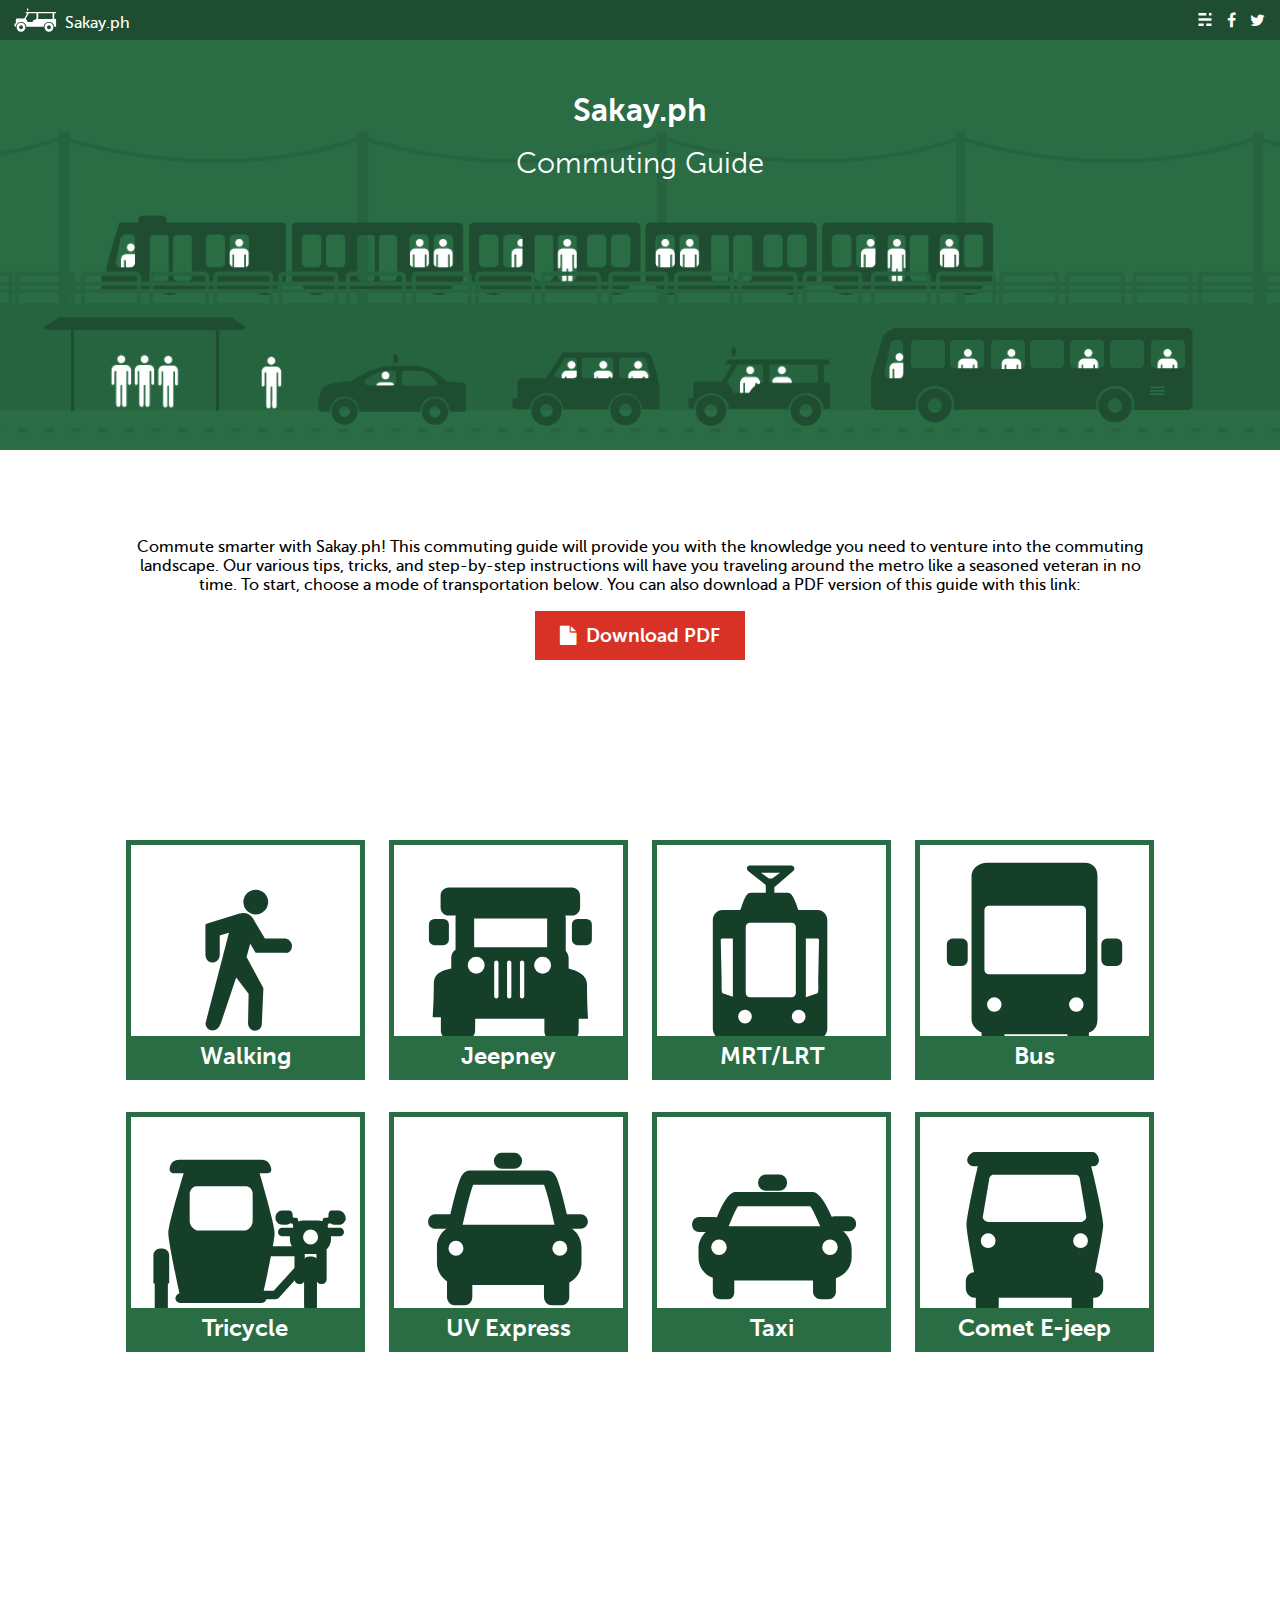
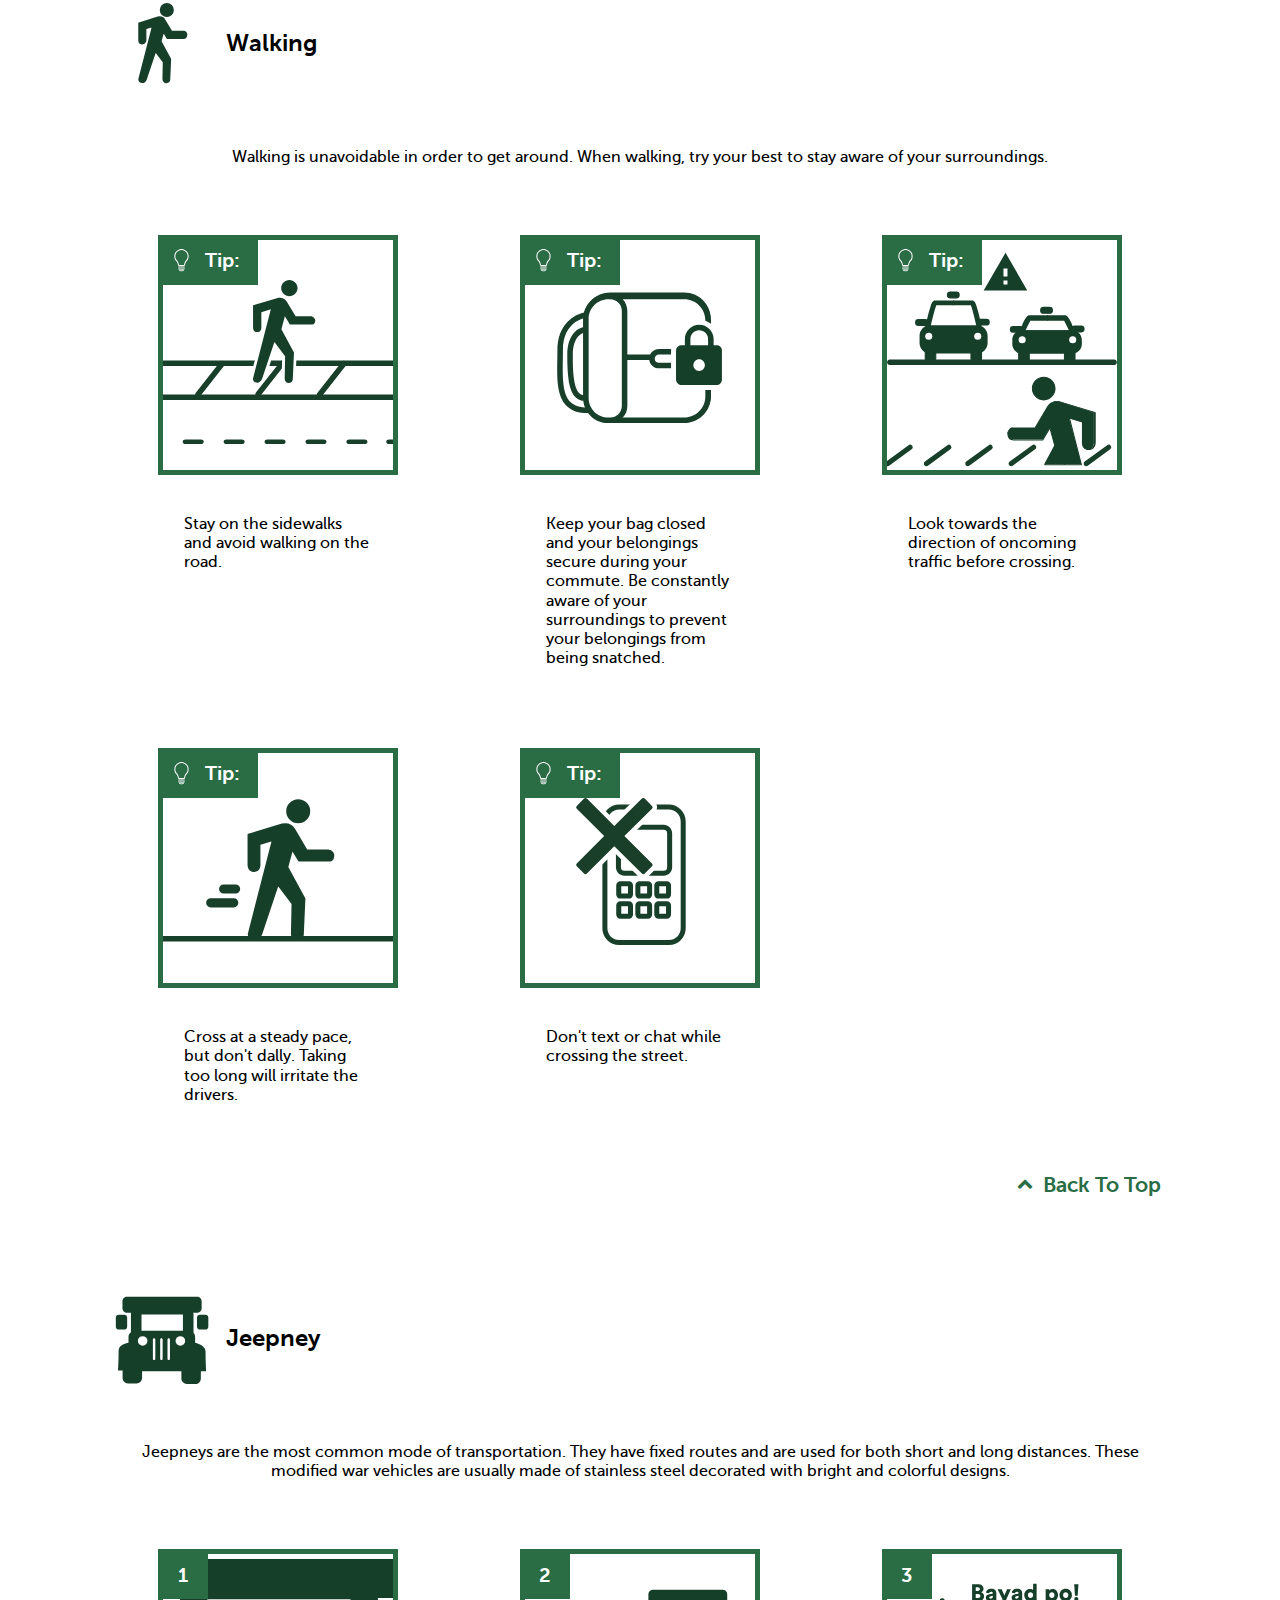
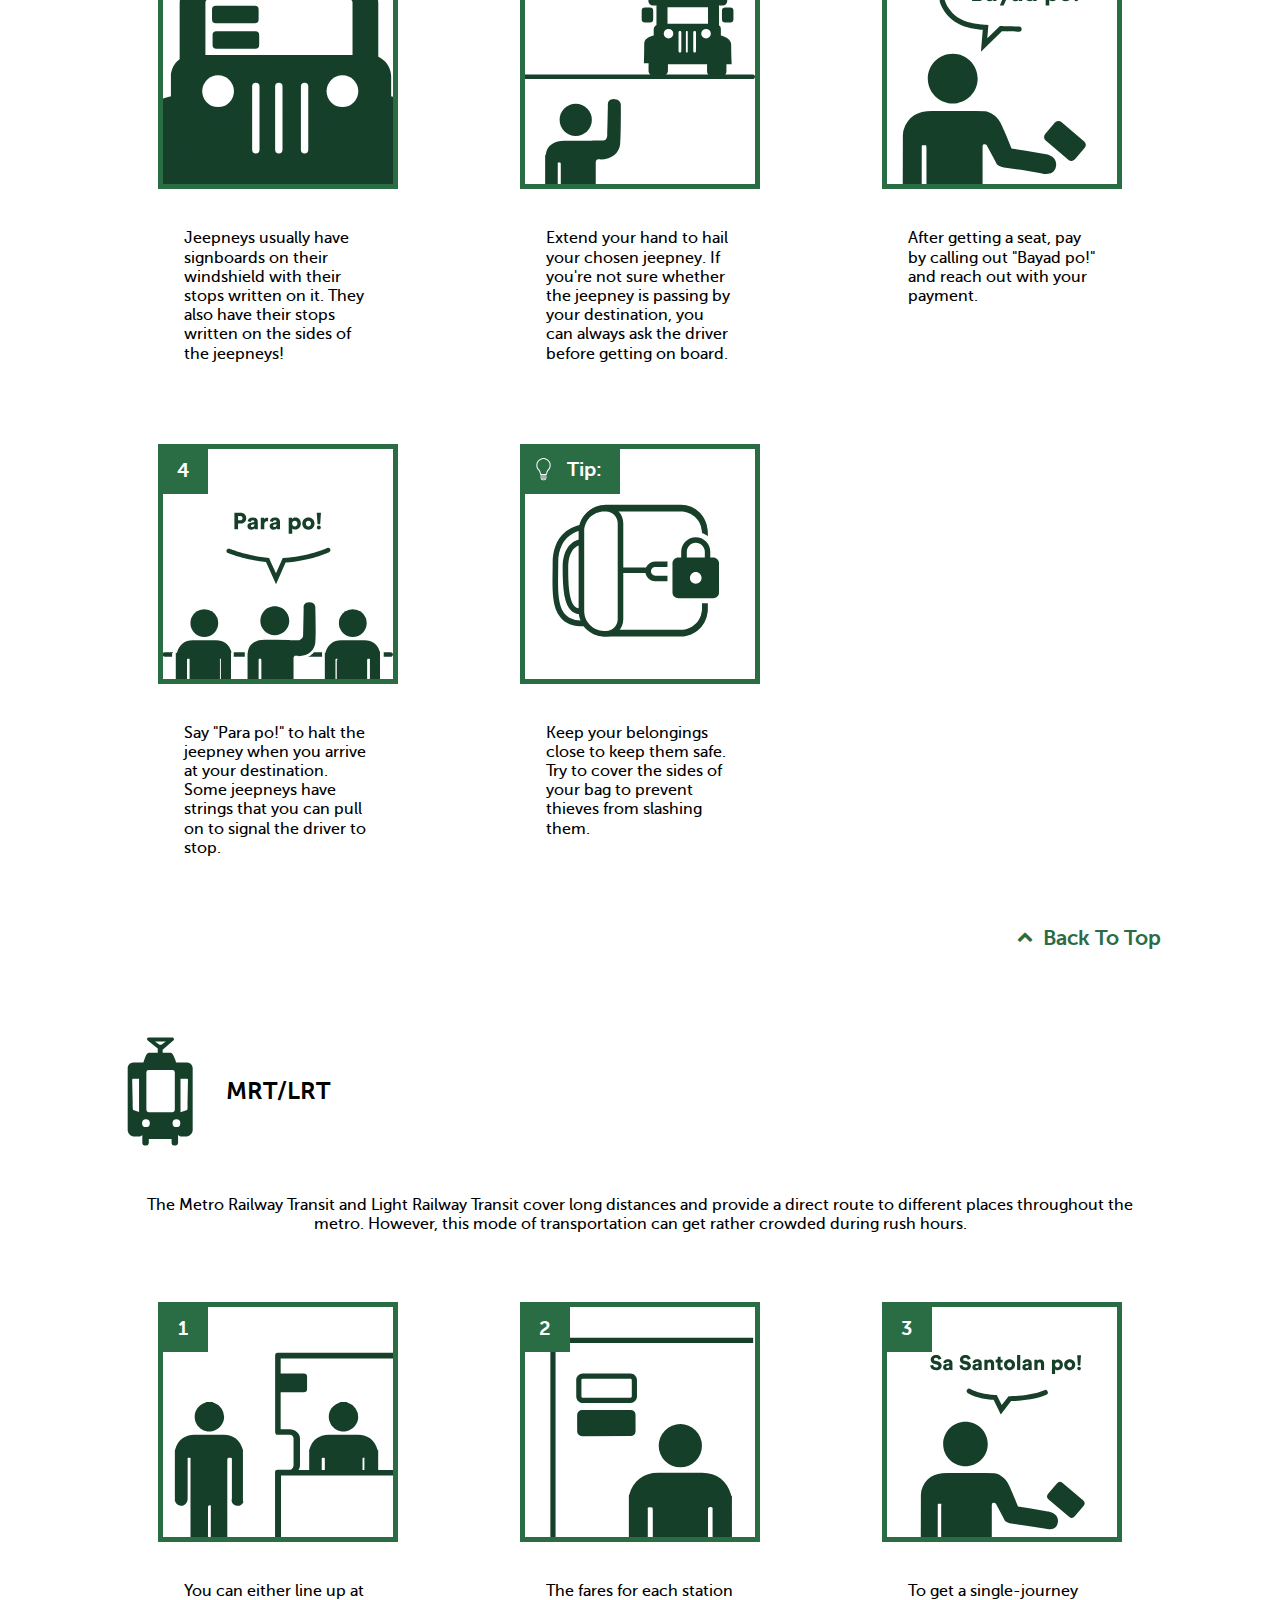
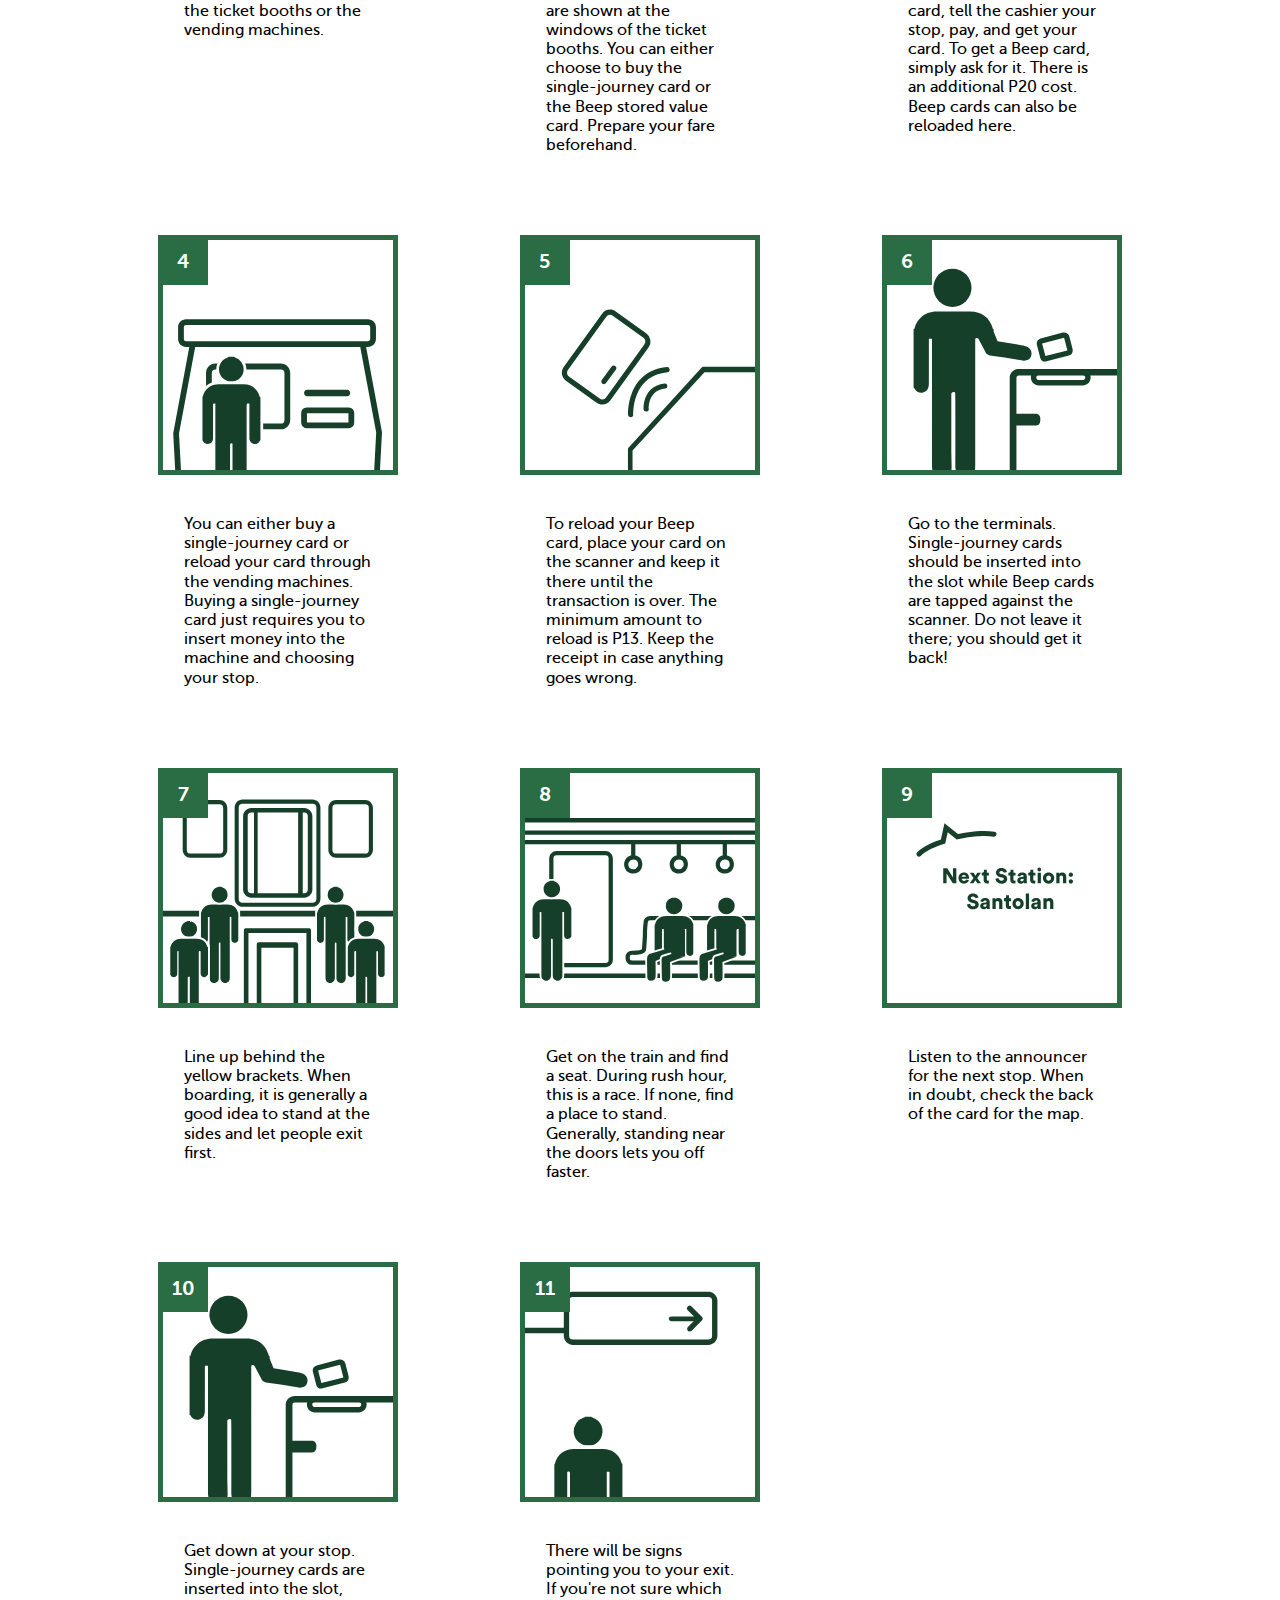
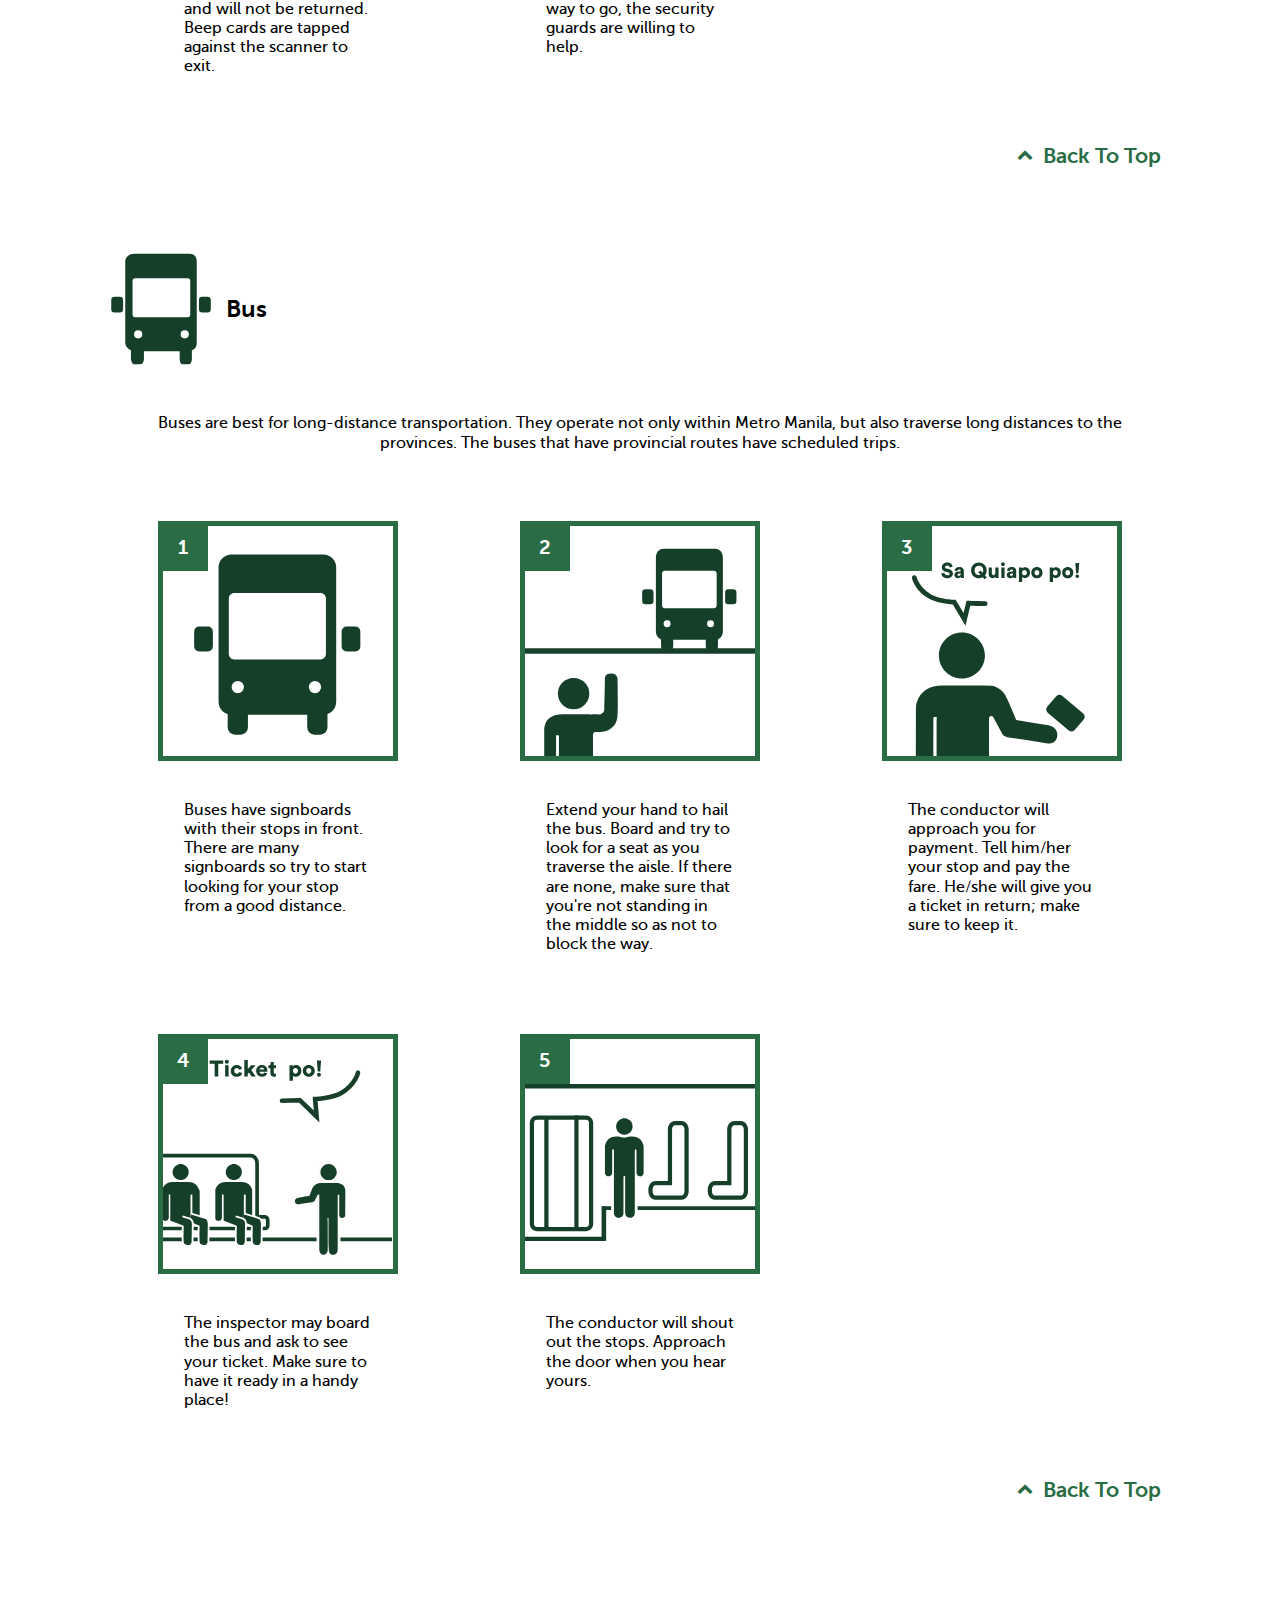
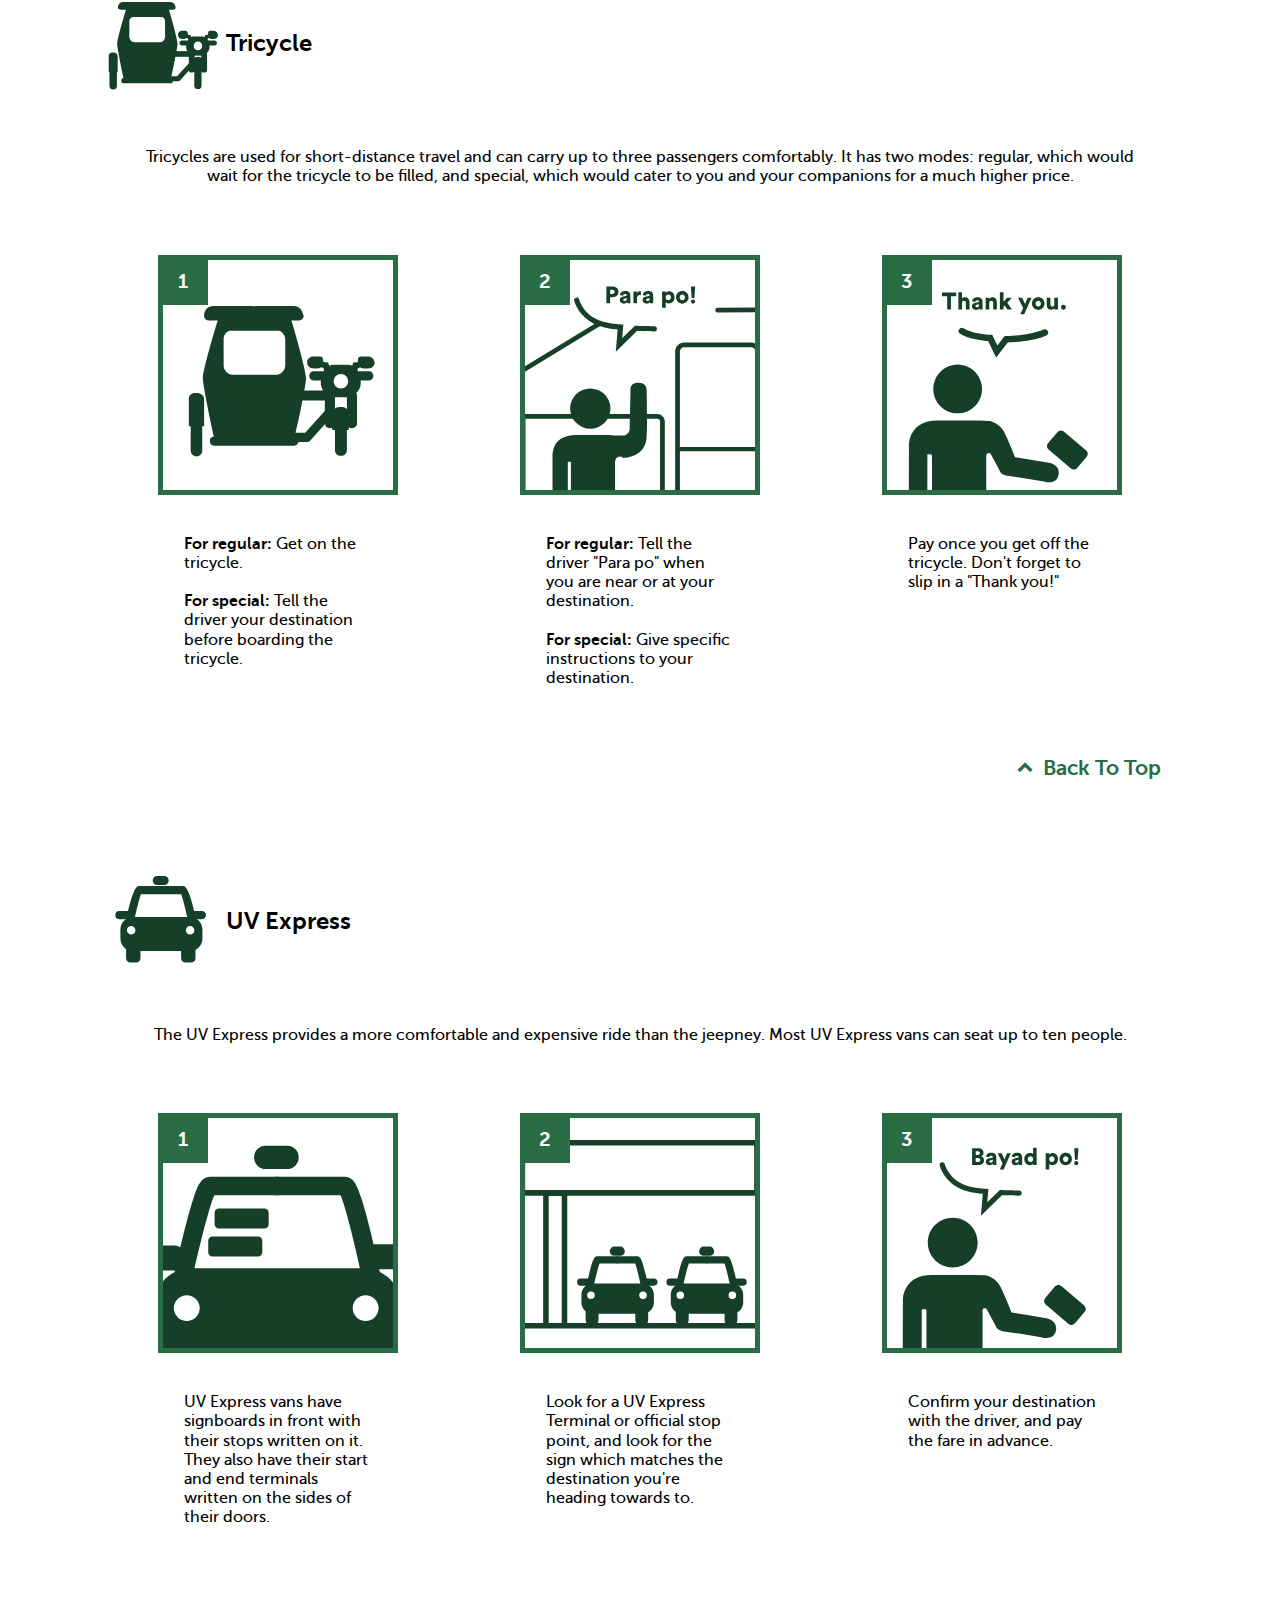
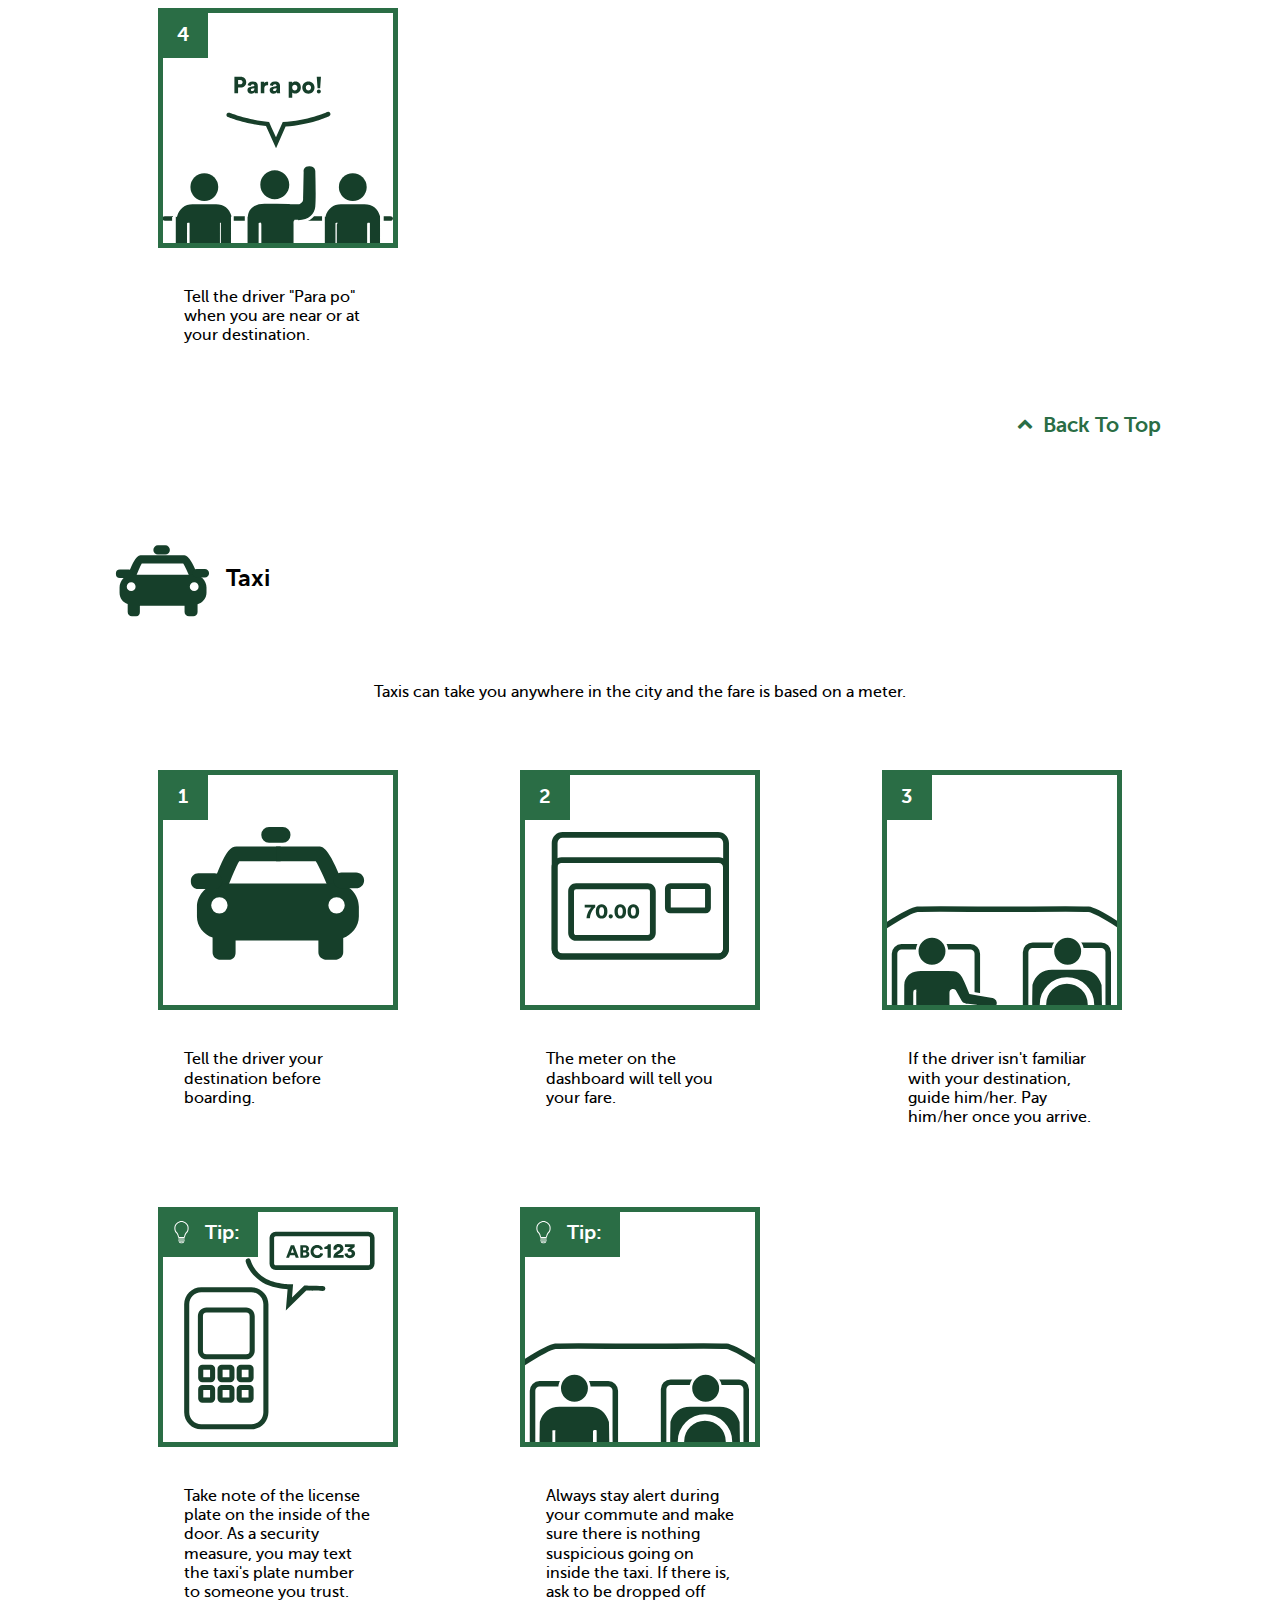
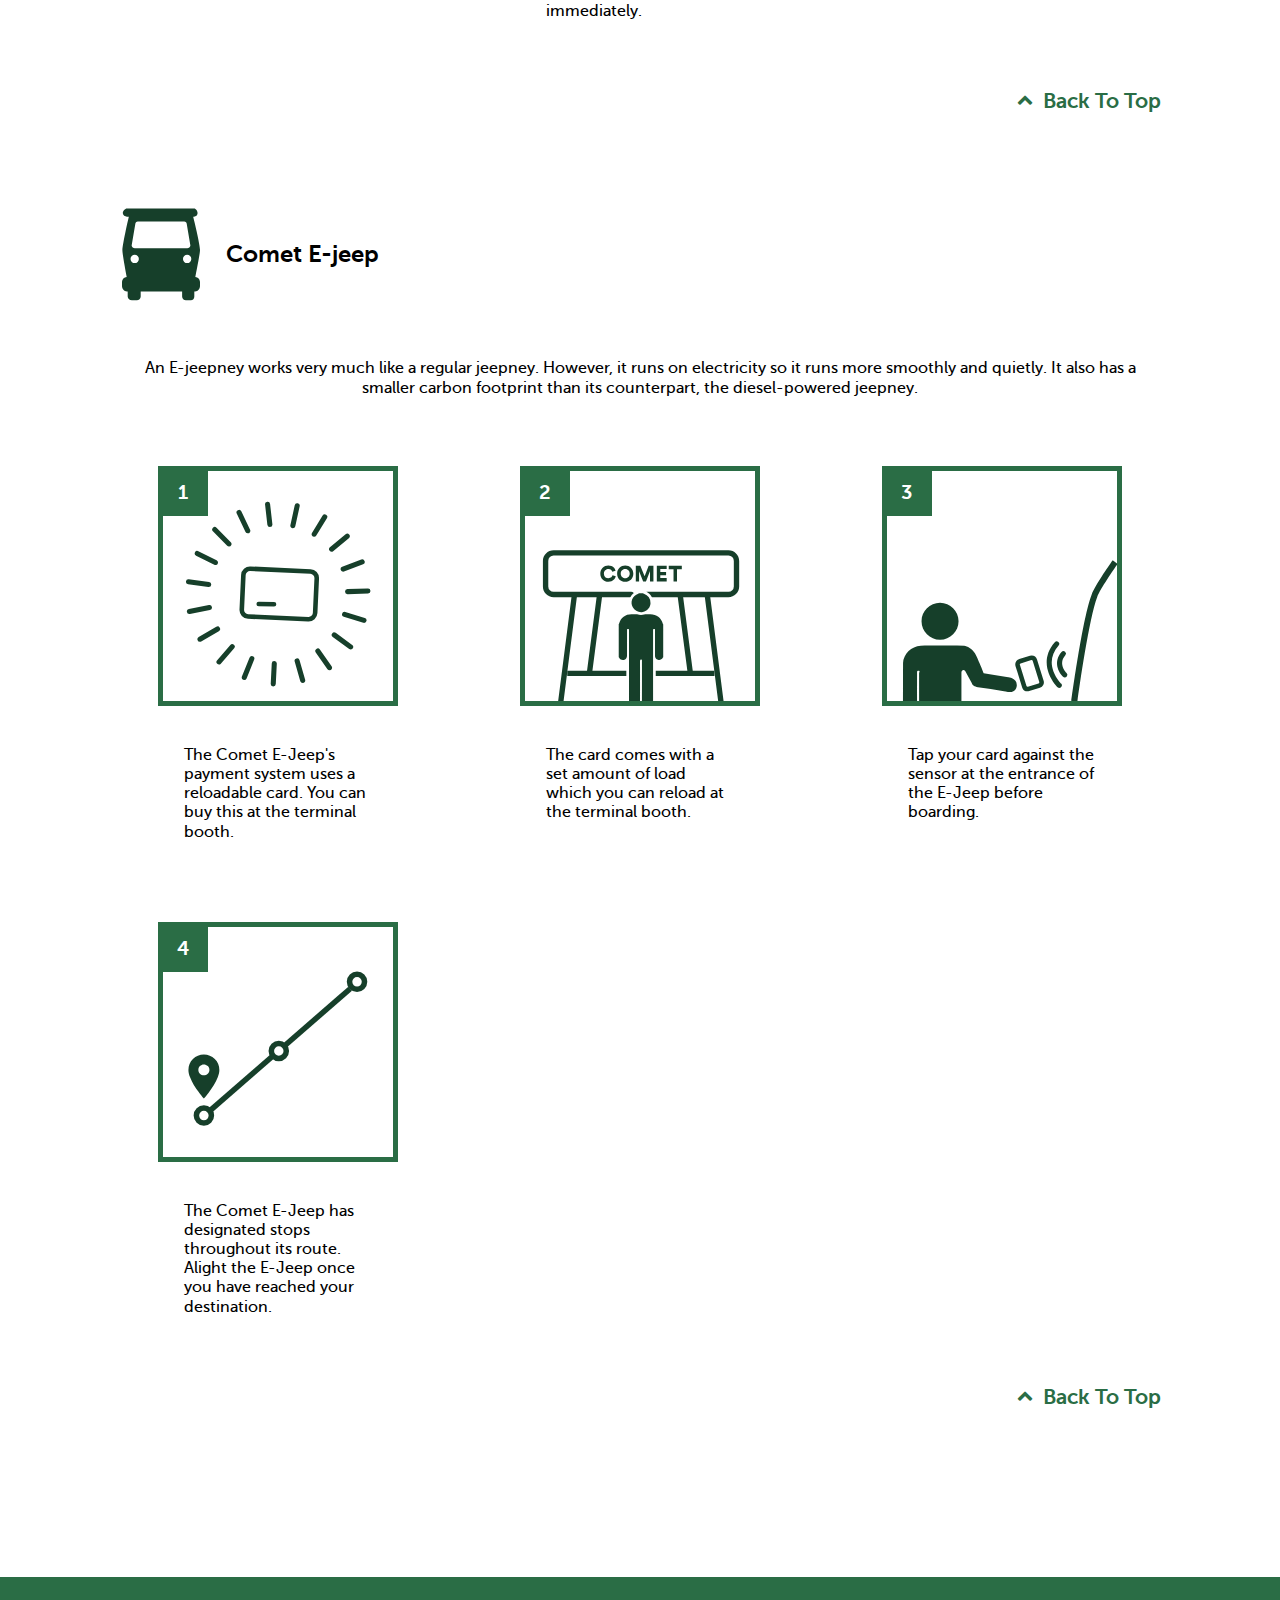
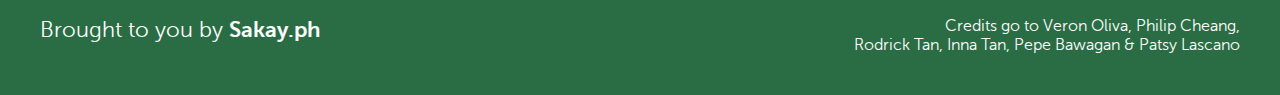
<file: index.html>
<!DOCTYPE html>
<html>
<head>
	<title>Sakay Commute Guide</title>
	<meta name="viewport" content="width=device-width" />
  	<link href="stylesheets/screen.css" media="screen, projection" rel="stylesheet" type="text/css" />
  	<link href="stylesheets/print.css" media="print" rel="stylesheet" type="text/css" />
  	<!--[if IE]>
      <link href="stylesheets/ie.css" media="screen, projection" rel="stylesheet" type="text/css" />
  	<![endif]-->
  	<link href="fonts/stylesheet.css" rel="stylesheet" type="text/css" />
  	<link rel="stylesheet" href="https://maxcdn.bootstrapcdn.com/font-awesome/4.4.0/css/font-awesome.min.css">
</head>
<body>
	<header>
<!-- 			<div class="button-container"><i class="fa fa-file"></i><h3>Download PDF</h3>
			</div> -->
		<div class="nav-bar">
			<a href="http://sakay.ph/" class="home-button" >
				<img src="illustrations/sakay-jeep.svg" />
				<span>Sakay.ph</span>
			</a>
			<div class="social-media">
				<a href="http://blog.sakay.ph/"><img src="illustrations/Ghost-Logo.svg" /></a>
				<a href="https://www.facebook.com/sakaydotph/"><i class="fa fa-facebook"></i></a>
				<a href="https://twitter.com/sakayph"><i class="fa fa-twitter"></i></a>
			</div>
		</div>
		<div class="text-header">
			<h1>Sakay.ph</h1>
			<h2>Commuting Guide</h2>
		</div>
	</header>
	<div id="menu" class="container">
		<div class="text-main">
			<p> Commute smarter with Sakay.ph! This commuting guide will provide you with the knowledge you need to venture into the commuting landscape. Our various tips, tricks, and step-by-step instructions will have you traveling around the metro like a seasoned veteran in no time. To start, choose a mode of transportation below. You can also download a PDF version of this guide with this link:</p>
			<a href="commuting-guide.pdf" id="download-pdf"><i class="fa fa-file"></i>Download PDF</a>
			</p>
			<!-- <a href="#" id="get-started">Get Started</a> -->
		</div>
		<div class="box-container">
			<a class="box" href="#walking">
				<img src="new-illustrations/walking.svg"/>
				<h3>Walking</h3>
			</a>
			<a class="box" href="#jeepney">
				<img src="new-illustrations/jeepney.svg"/>
				<h3>Jeepney</h3>
			</a>
			<a class="box" href="#mrt-lrt">
				<img src="new-illustrations/mrt_lrt.svg"/>
				<h3>MRT/LRT</h3>
			</a>
			<a class="box" href="#bus">
				<img src="new-illustrations/bus.svg"/>
				<h3>Bus</h3>
			</a>
			<a class="box" href="#tricycle">
				<img src="new-illustrations/tricycle.svg"/>
				<h3>Tricycle</h3>
			</a>
			<a class="box" href="#UVExpress">
				<img src="new-illustrations/uv.svg"/>
				<h3>UV Express</h3>
			</a>
			<a class="box" href="#taxi">
				<img src="new-illustrations/taxi.svg"/>
				<h3>Taxi</h3>
			</a>
			<a class="box" href="#comet">
				<img src="new-illustrations/comet.svg"/>
				<h3>Comet E-jeep</h3>
			</a>
		</div>
		<div class="section" id="walking">
			<div class="row-header">
				<div class="header">
					<img src="new-illustrations/walking.svg"/>
					<h3>Walking</h3>
				</div>
				<p>Walking is unavoidable in order to get around. When walking, try your best to stay aware of your surroundings.</p>
			</div>
			<div class="column-container">
				<div class="column">
					<div class="box tip">
						<img src="new-illustrations/walking1.svg"/>
					</div>
					<p>Stay on the sidewalks and avoid walking on the road.</p>
				</div>
				<div class="column">
					<div class="box tip">
						<img src="new-illustrations/walking2.svg"/>
					</div>
					<p>Keep your bag closed and your belongings secure during your commute. Be constantly aware of your surroundings to prevent your belongings from being snatched.</p>
				</div>
				<div class="column">
					<div class="box tip">
						<img src="new-illustrations/walking3.svg"/>
					</div>
					<p>Look towards the direction of oncoming traffic before crossing.</p>
				</div>
				<div class="column">
					<div class="box tip">
						<img src="new-illustrations/walking4.svg"/>
					</div>
					<p>Cross at a steady pace, but don't dally. Taking too long will irritate the drivers.</p>
				</div>
				<div class="column">
					<div class="box tip">
						<img src="new-illustrations/walking5.svg"/>
					</div>
					<p>Don't text or chat while crossing the street.</p>
				</div>
			</div>
			<div class="section-footer">
			<a href="#menu">
				<i class="fa fa-chevron-up"></i><h3>Back To Top</h3>
			</a>
			</div>
		</div>
		<div class="section" id="jeepney">
			<div class="row-header">
				<div class="header">
					<img src="new-illustrations/jeepney.svg"/>
					<h3>Jeepney</h3>
				</div>
				<p>Jeepneys are the most common mode of transportation. They have fixed routes and are used for both short and long distances. These modified war vehicles are usually made of stainless steel decorated with bright and colorful designs.</p>
			</div>
			<div class="column-container">
				<div class="column">
					<div class="box number">
						<img src="new-illustrations/jeepney1.svg"/>
					</div>
					<p>Jeepneys usually have signboards on their windshield with their stops written on it. They also have their stops written on the sides of the jeepneys!</p>
				</div>
				<div class="column">
					<div class="box number">
						<img src="new-illustrations/jeepney2.svg"/>
					</div>
					<p>Extend your hand to hail your chosen jeepney. If you're not sure whether the jeepney is passing by your destination, you can always ask the driver before getting on board.</p>
				</div>
				<div class="column">
					<div class="box number">
						<img src="new-illustrations/jeepney3.svg"/>
					</div>
					<p>After getting a seat, pay by calling out "Bayad po!" and reach out with your payment.</p>
				</div>
				<div class="column">
					<div class="box number">
						<img src="new-illustrations/jeepney4.svg"/>
					</div>
					<p>Say "Para po!" to halt the jeepney when you arrive at your destination. Some jeepneys have strings that you can pull on to signal the driver to stop.</p>
				</div>
				<div class="column">
					<div class="box tip">
						<img src="new-illustrations/jeepney5.svg"/>
					</div>
					<p>Keep your belongings close to keep them safe. Try to cover the sides of your bag to prevent thieves from slashing them.</p>
				</div>
			</div>
			<div class="section-footer">
			<a href="#menu">
				<i class="fa fa-chevron-up"></i><h3>Back To Top</h3>
			</a>
			</div>
		</div>
		<div class="section" id="mrt-lrt">
			<div class="row-header">
				<div class="header">
					<img src="new-illustrations/mrt_lrt.svg"/>
					<h3>MRT/LRT</h3>
				</div>
				<p>The Metro Railway Transit and Light Railway Transit cover long distances and provide a direct route to different places throughout the metro. However, this mode of transportation can get rather crowded during rush hours.</p>
			</div>
			<div class="column-container">
				<div class="column">
					<div class="box number">
						<img src="new-illustrations/mrt_lrt1.svg"/>
					</div>
					<p>You can either line up at the ticket booths or the vending machines.</p>
				</div>
				<div class="column">
					<div class="box number">
						<img src="new-illustrations/mrt_lrt2.svg"/>
					</div>
					<p>The fares for each station are shown at the windows of the ticket booths. You can either choose to buy the single-journey card or the Beep stored value card. Prepare your fare beforehand.</p>
				</div>
				<div class="column">
					<div class="box number">
						<img src="new-illustrations/mrt_lrt3.svg"/>
					</div>
					<p>To get a single-journey card, tell the cashier your stop, pay, and get your card. To get a Beep card, simply ask for it. There is an additional P20 cost. Beep cards can also be reloaded here.</p>
				</div>
				<div class="column">
					<div class="box number">
						<img src="new-illustrations/mrt_lrt4.svg"/>
					</div>
					<p>You can either buy a single-journey card or reload your card through the vending machines. Buying a single-journey card just requires you to insert money into the machine and choosing your stop.</p>
				</div>
				<div class="column">
					<div class="box number">
						<img src="new-illustrations/mrt_lrt5.svg"/>
					</div>
					<p>To reload your Beep card, place your card on the scanner and keep it there until the transaction is over. The minimum amount to reload is P13. Keep the receipt in case anything goes wrong.</p>
				</div>
				<div class="column">
					<div class="box number">
						<img src="new-illustrations/mrt_lrt6.svg"/>
					</div>
					<p>Go to the terminals. Single-journey cards should be inserted into the slot while Beep cards are tapped against the scanner. Do not leave it there; you should get it back!</p>
				</div>
				<div class="column">
					<div class="box number">
						<img src="new-illustrations/mrt_lrt7.svg"/>
					</div>
					<p>Line up behind the yellow brackets. When boarding, it is generally a good idea to stand at the sides and let people exit first.</p>
				</div>
				<div class="column">
					<div class="box number">
						<img src="new-illustrations/mrt_lrt8.svg"/>
					</div>
					<p>Get on the train and find a seat. During rush hour, this is a race. If none, find a place to stand. Generally, standing near the doors lets you off faster.</p>
				</div>
				<div class="column">
					<div class="box number">
						<img src="new-illustrations/mrt_lrt9.svg"/>
					</div>
					<p>Listen to the announcer for the next stop. When in doubt, check the back of the card for the map.</p>
				</div>
				<div class="column">
					<div class="box number">
						<img src="new-illustrations/mrt_lrt10.svg"/>
					</div>
					<p>Get down at your stop. Single-journey cards are inserted into the slot, and will not be returned. Beep cards are tapped against the scanner to exit.</p>
				</div>
				<div class="column">
					<div class="box number">
						<img src="new-illustrations/mrt_lrt11.svg"/>
					</div>
					<p>There will be signs pointing you to your exit. If you're not sure which way to go, the security guards are willing to help.</p>
				</div>
			</div>
			<div class="section-footer">
			<a href="#menu">
				<i class="fa fa-chevron-up"></i><h3>Back To Top</h3>
			</a>
			</div>
		</div>
		<div class="section" id="bus">
			<div class="row-header">
				<div class="header">
					<img src="new-illustrations/bus.svg"/>
					<h3>Bus</h3>
				</div>
				<p>Buses are best for long-distance transportation. They operate not only within Metro Manila, but also traverse long distances to the provinces. The buses that have provincial routes have scheduled trips. </p>
			</div>
			<div class="column-container">
				<div class="column">
					<div class="box number">
						<img src="new-illustrations/bus1.svg"/>
					</div>
					<p>Buses have signboards with their stops in front. There are many signboards so try to start looking for your stop from a good distance.</p>
				</div>
				<div class="column">
					<div class="box number">
						<img src="new-illustrations/bus2.svg"/>
					</div>
					<p>Extend your hand to hail the bus. Board and try to look for a seat as you traverse the aisle. If there are none, make sure that you're not standing in the middle so as not to block the way.</p>
				</div>
				<div class="column">
					<div class="box number">
						<img src="new-illustrations/bus3.svg"/>
					</div>
					<p>The conductor will approach you for payment. Tell him/her your stop and pay the fare. He/she will give you a ticket in return; make sure to keep it.</p>
				</div>
				<div class="column">
					<div class="box number">
						<img src="new-illustrations/bus4.svg"/>
					</div>
					<p>The inspector may board the bus and ask to see your ticket. Make sure to have it ready in a handy place!</p>
				</div>
				<div class="column">
					<div class="box number">
						<img src="new-illustrations/bus5.svg"/>
					</div>
					<p>The conductor will shout out the stops. Approach the door when you hear yours.</p>
				</div>
			</div>
			<div class="section-footer">
			<a href="#menu">
				<i class="fa fa-chevron-up"></i><h3>Back To Top</h3>
			</a>
			</div>
		</div>
		<div class="section" id="tricycle">
			<div class="row-header">
				<div class="header">
					<img src="new-illustrations/tricycle.svg"/>
					<h3>Tricycle</h3>
				</div>
				<p>Tricycles are used for short-distance travel and can carry up to three passengers comfortably. It has two modes: regular, which would wait for the tricycle to be filled, and special, which would cater to you and your companions for a much higher price.</p>
			</div>
			<div class="column-container">
				<div class="column">
					<div class="box number">
						<img src="new-illustrations/tricycle1.svg"/>
					</div>
					<p><span style="font-weight: 700;">For regular:</span> Get on the tricycle.<br><br><span style="font-weight: 700;">For special:</span> Tell the driver your destination before boarding the tricycle.</p>
				</div>
				<div class="column">
					<div class="box number">
						<img src="new-illustrations/tricycle2.svg"/>
					</div>
					<p><span style="font-weight: 700;">For regular:</span> Tell the driver "Para po" when you are near or at your destination.<br><br><span style="font-weight: 700;">For special:</span> Give specific instructions to your destination.</p>
				</div>
				<div class="column">
					<div class="box number">
						<img src="new-illustrations/tricycle3.svg"/>
					</div>
					<p>Pay once you get off the tricycle. Don't forget to slip in a "Thank you!"</p>
				</div>
			</div>
			<div class="section-footer">
			<a href="#menu">
				<i class="fa fa-chevron-up"></i><h3>Back To Top</h3>
			</a>
			</div>
		</div>
		<div class="section"id="UVExpress">
			<div class="row-header">
				<div class="header">
					<img src="new-illustrations/uv.svg"/>
					<h3>UV Express</h3>
				</div>
				<p>The UV Express provides a more comfortable and expensive ride than the jeepney. Most UV Express vans can seat up to ten people.</p>
			</div>
			<div class="column-container">
				<div class="column">
					<div class="box number">
						<img src="new-illustrations/uv1.svg"/>
					</div>
					<p>UV Express vans have signboards in front with their stops written on it. They also have their start and end terminals written on the sides of their doors.</p>
				</div>
				<div class="column">
					<div class="box number">
						<img src="new-illustrations/uv2.svg"/>
					</div>
					<p> Look for a UV Express Terminal or official stop point, and look for the sign which matches the destination you're heading towards to.</p>
				</div>
				<div class="column">
					<div class="box number">
						<img src="new-illustrations/uv3.svg"/>
					</div>
					<p> Confirm your destination with the driver, and pay the fare in advance.</p>
				</div>
				<div class="column">
					<div class="box number">
						<img src="new-illustrations/uv4.svg"/>
					</div>
					<p>Tell the driver "Para po" when you are near or at your destination.</p>
				</div>
			</div>
			<div class="section-footer">
			<a href="#menu">
				<i class="fa fa-chevron-up"></i><h3>Back To Top</h3>
			</a>
			</div>
		</div>
		<div class="section" id="taxi">
			<div class="row-header">
				<div class="header">
					<img src="new-illustrations/taxi.svg"/>
					<h3>Taxi</h3>
				</div>
				<p>Taxis can take you anywhere in the city and the fare is based on a meter.</p>
			</div>
			<div class="column-container">
				<div class="column">
					<div class="box number">
						<img src="new-illustrations/taxi1.svg"/>
					</div>
					<p>Tell the driver your destination before boarding.</p>
				</div>
				<div class="column">
					<div class="box number">
						<img src="new-illustrations/taxi2.svg"/>
					</div>
					<p>The meter on the dashboard will tell you your fare.</p>
				</div>
				<div class="column">
					<div class="box number">
						<img src="new-illustrations/taxi3.svg"/>
					</div>
					<p>If the driver isn't familiar with your destination, guide him/her. Pay him/her once you arrive.</p>
				</div>
				<div class="column">
					<div class="box tip">
						<img src="new-illustrations/taxi4.svg"/>
					</div>
					<p>Take note of the license plate on the inside of the door. As a security measure, you may text the taxi's plate number to someone you trust.</p>
				</div>
				<div class="column">
					<div class="box tip">
						<img src="new-illustrations/taxi5.svg"/>
					</div>
					<p>Always stay alert during your commute and make sure there is nothing suspicious going on inside the taxi. If there is, ask to be dropped off immediately.</p>
				</div>
			</div>
			<div class="section-footer">
			<a href="#menu">
				<i class="fa fa-chevron-up"></i><h3>Back To Top</h3>
			</a>
			</div>
		</div>
		<div class="section" id="comet">
			<div class="row-header">
				<div class="header">
					<img src="new-illustrations/comet.svg"/>
					<h3>Comet E-jeep</h3>
				</div>
				<p>An E-jeepney works very much like a regular jeepney. However, it runs on electricity so it runs more smoothly and quietly. It also has a smaller carbon footprint than its counterpart, the diesel-powered jeepney.</p>
			</div>
			<div class="column-container">
				<div class="column">
					<div class="box number">
						<img src="new-illustrations/comet1.svg"/>
					</div>
					<p>The Comet E-Jeep's payment system uses a reloadable card. You can buy this at the terminal booth.</p>
				</div>
				<div class="column">
					<div class="box number">
						<img src="new-illustrations/comet2.svg"/>
					</div>
					<p>The card comes with a set amount of load which you can reload at the terminal booth.</p>
				</div>
				<div class="column">
					<div class="box number">
						<img src="new-illustrations/comet3.svg"/>
					</div>
					<p>Tap your card against the sensor at the entrance of the E-Jeep before boarding.</p>
				</div>
				<div class="column">
					<div class="box number">
						<img src="new-illustrations/comet4.svg"/>
					</div>
					<p>The Comet E-Jeep has designated stops throughout its route. Alight the E-Jeep once you have reached your destination.</p>
				</div>
			</div>
			<div class="section-footer">
			<a href="#menu">
				<i class="fa fa-chevron-up"></i><h3>Back To Top</h3>
			</a>
			</div>
		</div>
	</div>
	<footer>
		<p>Brought to you by <a href="http://www.sakay.ph/">Sakay.ph</a></p>
		<p>Credits go to Veron Oliva, Philip Cheang,<br> Rodrick Tan, Inna Tan, Pepe Bawagan & Patsy Lascano</p>
	</footer>
</body>
</html>
</file>
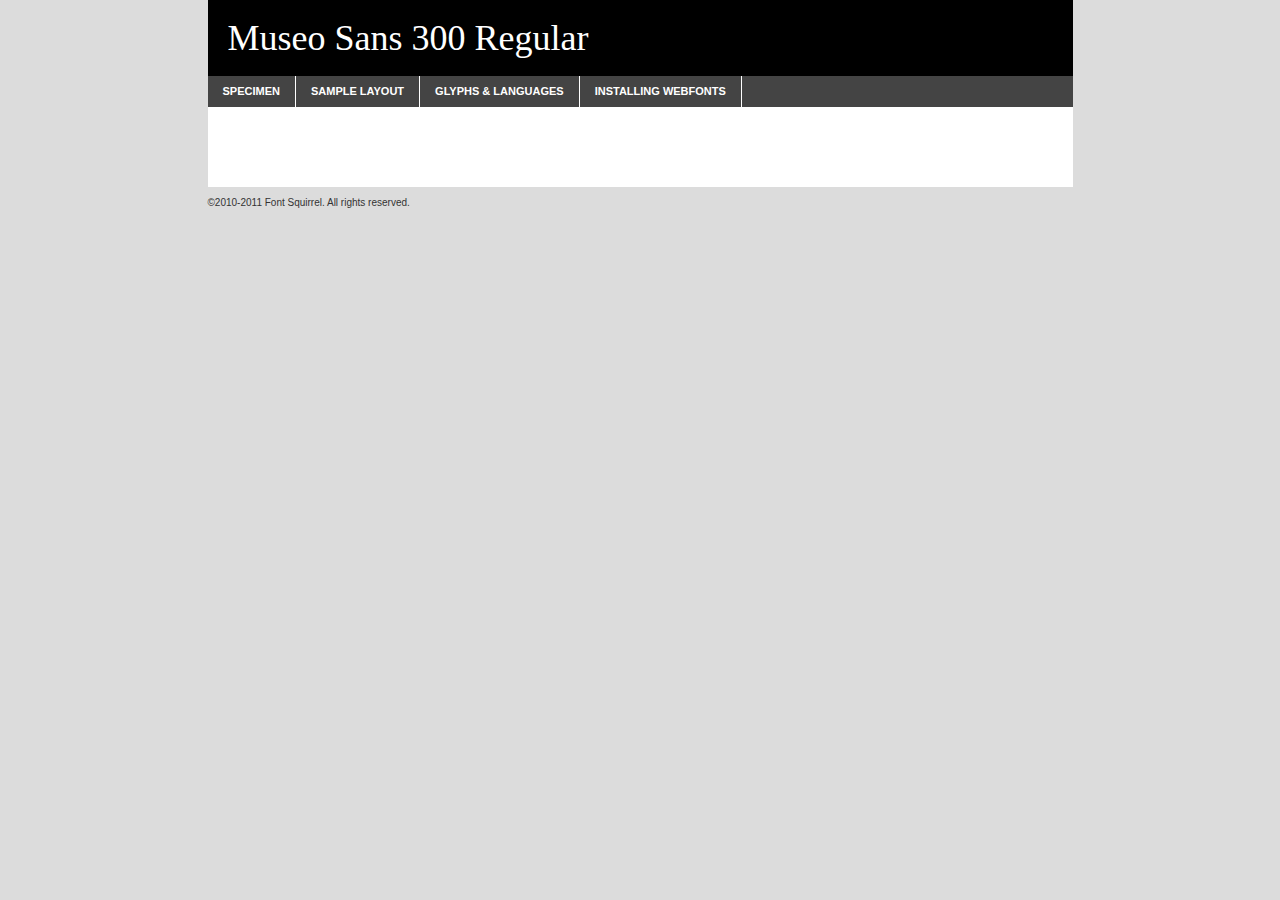
<file: fonts/museosans_300-demo.html>
<!DOCTYPE html PUBLIC "-//W3C//DTD XHTML 1.0 Transitional//EN"
	"http://www.w3.org/TR/xhtml1/DTD/xhtml1-transitional.dtd">

<html xmlns="http://www.w3.org/1999/xhtml" xml:lang="en" lang="en">
<head>
	<meta http-equiv="Content-Type" content="text/html; charset=utf-8" />
	<script src="http://ajax.googleapis.com/ajax/libs/jquery/1.7.2/jquery.min.js" type="text/javascript" charset="utf-8"></script>
	<script src="specimen_files/easytabs.js" type="text/javascript" charset="utf-8"></script>
	<link rel="stylesheet" href="specimen_files/specimen_stylesheet.css" type="text/css" charset="utf-8" />
	<link rel="stylesheet" href="stylesheet.css" type="text/css" charset="utf-8" />

	<style type="text/css">
					body{
				font-family: 'museo_sans300';
							}
		</style>

	<title>Museo Sans 300 Regular Specimen</title>
	
	
	<script type="text/javascript" charset="utf-8">
		$(document).ready(function() {
			$('#container').easyTabs({defaultContent:1});
		});
	</script>
</head>

<body>
<div id="container">
	<div id="header">
		Museo Sans 300 Regular	</div>
	<ul class="tabs">
		<li><a href="#specimen">Specimen</a></li>
		<li><a href="#layout">Sample Layout</a></li>
				<li><a href="#glyphs">Glyphs &amp; Languages</a></li>
		<li><a href="#installing">Installing Webfonts</a></li>
		
	</ul>
	
	<div id="main_content">

		
			<div id="specimen">
		
				<div class="section">
					<div class="grid12 firstcol">
						<div class="huge">AaBb</div>
					</div>
				</div>
		
				<div class="section">
					<div class="glyph_range">A&#x200B;B&#x200b;C&#x200b;D&#x200b;E&#x200b;F&#x200b;G&#x200b;H&#x200b;I&#x200b;J&#x200b;K&#x200b;L&#x200b;M&#x200b;N&#x200b;O&#x200b;P&#x200b;Q&#x200b;R&#x200b;S&#x200b;T&#x200b;U&#x200b;V&#x200b;W&#x200b;X&#x200b;Y&#x200b;Z&#x200b;a&#x200b;b&#x200b;c&#x200b;d&#x200b;e&#x200b;f&#x200b;g&#x200b;h&#x200b;i&#x200b;j&#x200b;k&#x200b;l&#x200b;m&#x200b;n&#x200b;o&#x200b;p&#x200b;q&#x200b;r&#x200b;s&#x200b;t&#x200b;u&#x200b;v&#x200b;w&#x200b;x&#x200b;y&#x200b;z&#x200b;1&#x200b;2&#x200b;3&#x200b;4&#x200b;5&#x200b;6&#x200b;7&#x200b;8&#x200b;9&#x200b;0&#x200b;&amp;&#x200b;.&#x200b;,&#x200b;?&#x200b;!&#x200b;&#64;&#x200b;(&#x200b;)&#x200b;#&#x200b;$&#x200b;%&#x200b;*&#x200b;+&#x200b;-&#x200b;=&#x200b;:&#x200b;;</div>
				</div>
				<div class="section">
					<div class="grid12 firstcol">
						<table class="sample_table">
							<tr><td>10</td><td class="size10">abcdefghijklmnopqrstuvwxyzABCDEFGHIJKLMNOPQRSTUVWXYZ0123456789abcdefghijklmnopqrstuvwxyzABCDEFGHIJKLMNOPQRSTUVWXYZ0123456789abcdefghijklmnopqrstuvwxyzABCDEFGHIJKLMNOPQRSTUVWXYZ</td></tr>
							<tr><td>11</td><td class="size11">abcdefghijklmnopqrstuvwxyzABCDEFGHIJKLMNOPQRSTUVWXYZ0123456789abcdefghijklmnopqrstuvwxyzABCDEFGHIJKLMNOPQRSTUVWXYZ0123456789abcdefghijklmnopqrstuvwxyzABCDEFGHIJKLMNOPQRSTUVWXYZ</td></tr>
							<tr><td>12</td><td class="size12">abcdefghijklmnopqrstuvwxyzABCDEFGHIJKLMNOPQRSTUVWXYZ0123456789abcdefghijklmnopqrstuvwxyzABCDEFGHIJKLMNOPQRSTUVWXYZ0123456789abcdefghijklmnopqrstuvwxyzABCDEFGHIJKLMNOPQRSTUVWXYZ</td></tr>
							<tr><td>13</td><td class="size13">abcdefghijklmnopqrstuvwxyzABCDEFGHIJKLMNOPQRSTUVWXYZ0123456789abcdefghijklmnopqrstuvwxyzABCDEFGHIJKLMNOPQRSTUVWXYZ0123456789abcdefghijklmnopqrstuvwxyzABCDEFGHIJKLMNOPQRSTUVWXYZ</td></tr>
							<tr><td>14</td><td class="size14">abcdefghijklmnopqrstuvwxyzABCDEFGHIJKLMNOPQRSTUVWXYZ0123456789abcdefghijklmnopqrstuvwxyzABCDEFGHIJKLMNOPQRSTUVWXYZ0123456789abcdefghijklmnopqrstuvwxyzABCDEFGHIJKLMNOPQRSTUVWXYZ</td></tr>
							<tr><td>16</td><td class="size16">abcdefghijklmnopqrstuvwxyzABCDEFGHIJKLMNOPQRSTUVWXYZ0123456789abcdefghijklmnopqrstuvwxyzABCDEFGHIJKLMNOPQRSTUVWXYZ</td></tr>
							<tr><td>18</td><td class="size18">abcdefghijklmnopqrstuvwxyzABCDEFGHIJKLMNOPQRSTUVWXYZ0123456789abcdefghijklmnopqrstuvwxyzABCDEFGHIJKLMNOPQRSTUVWXYZ</td></tr>
							<tr><td>20</td><td class="size20">abcdefghijklmnopqrstuvwxyzABCDEFGHIJKLMNOPQRSTUVWXYZ0123456789abcdefghijklmnopqrstuvwxyzABCDEFGHIJKLMNOPQRSTUVWXYZ</td></tr>
							<tr><td>24</td><td class="size24">abcdefghijklmnopqrstuvwxyzABCDEFGHIJKLMNOPQRSTUVWXYZ0123456789abcdefghijklmnopqrstuvwxyzABCDEFGHIJKLMNOPQRSTUVWXYZ</td></tr>
							<tr><td>30</td><td class="size30">abcdefghijklmnopqrstuvwxyzABCDEFGHIJKLMNOPQRSTUVWXYZ0123456789abcdefghijklmnopqrstuvwxyzABCDEFGHIJKLMNOPQRSTUVWXYZ</td></tr>
							<tr><td>36</td><td class="size36">abcdefghijklmnopqrstuvwxyzABCDEFGHIJKLMNOPQRSTUVWXYZ0123456789abcdefghijklmnopqrstuvwxyzABCDEFGHIJKLMNOPQRSTUVWXYZ</td></tr>
							<tr><td>48</td><td class="size48">abcdefghijklmnopqrstuvwxyzABCDEFGHIJKLMNOPQRSTUVWXYZ0123456789abcdefghijklmnopqrstuvwxyzABCDEFGHIJKLMNOPQRSTUVWXYZ</td></tr>
							<tr><td>60</td><td class="size60">abcdefghijklmnopqrstuvwxyzABCDEFGHIJKLMNOPQRSTUVWXYZ0123456789abcdefghijklmnopqrstuvwxyzABCDEFGHIJKLMNOPQRSTUVWXYZ</td></tr>
							<tr><td>72</td><td class="size72">abcdefghijklmnopqrstuvwxyzABCDEFGHIJKLMNOPQRSTUVWXYZ0123456789abcdefghijklmnopqrstuvwxyzABCDEFGHIJKLMNOPQRSTUVWXYZ</td></tr>
							<tr><td>90</td><td class="size90">abcdefghijklmnopqrstuvwxyzABCDEFGHIJKLMNOPQRSTUVWXYZ0123456789abcdefghijklmnopqrstuvwxyzABCDEFGHIJKLMNOPQRSTUVWXYZ</td></tr>
						</table>
				
					</div>
			
				</div>
		
		
		
								<div class="section" id="bodycomparison">


										<div id="xheight">
				<div class="fontbody">&#x25FC;&#x25FC;&#x25FC;&#x25FC;&#x25FC;&#x25FC;&#x25FC;&#x25FC;&#x25FC;&#x25FC;&#x25FC;&#x25FC;&#x25FC;&#x25FC;&#x25FC;&#x25FC;&#x25FC;&#x25FC;&#x25FC;&#x25FC;&#x25FC;&#x25FC;&#x25FC;&#x25FC;&#x25FC;&#x25FC;&#x25FC;&#x25FC;&#x25FC;&#x25FC;&#x25FC;&#x25FC;&#x25FC;&#x25FC;&#x25FC;&#x25FC;&#x25FC;&#x25FC;&#x25FC;&#x25FC;&#x25FC;&#x25FC;&#x25FC;&#x25FC;&#x25FC;&#x25FC;&#x25FC;&#x25FC;&#x25FC;&#x25FC;&#x25FC;&#x25FC;&#x25FC;&#x25FC;&#x25FC;&#x25FC;&#x25FC;&#x25FC;&#x25FC;&#x25FC;&#x25FC;&#x25FC;&#x25FC;&#x25FC;&#x25FC;&#x25FC;&#x25FC;&#x25FC;&#x25FC;&#x25FC;&#x25FC;&#x25FC;&#x25FC;&#x25FC;&#x25FC;&#x25FC;&#x25FC;&#x25FC;&#x25FC;&#x25FC;&#x25FC;&#x25FC;&#x25FC;&#x25FC;&#x25FC;&#x25FC;&#x25FC;&#x25FC;&#x25FC;&#x25FC;&#x25FC;&#x25FC;&#x25FC;&#x25FC;&#x25FC;&#x25FC;&#x25FC;&#x25FC;&#x25FC;body</div><div class="arialbody">body</div><div class="verdanabody">body</div><div class="georgiabody">body</div></div>
										<div class="fontbody" style="z-index:1">
											body<span>Museo Sans 300 Regular</span>
										</div>
										<div class="arialbody" style="z-index:1">
											body<span>Arial</span>
										</div>
										<div class="verdanabody" style="z-index:1">
											body<span>Verdana</span>
										</div>
										<div class="georgiabody" style="z-index:1">
											body<span>Georgia</span>
										</div>



								</div>
		
		
				<div class="section psample psample_row1" id="">
					
					<div class="grid2 firstcol">
						<p class="size10"><span>10.</span>Aenean lacinia bibendum nulla sed consectetur. Fusce dapibus, tellus ac cursus commodo, tortor mauris condimentum nibh, ut fermentum massa justo sit amet risus. Nullam id dolor id nibh ultricies vehicula ut id elit. Cum sociis natoque penatibus et magnis dis parturient montes, nascetur ridiculus mus. Nulla vitae elit libero, a pharetra augue.</p>
			
					</div>
					<div class="grid3">
						<p class="size11"><span>11.</span>Aenean lacinia bibendum nulla sed consectetur. Fusce dapibus, tellus ac cursus commodo, tortor mauris condimentum nibh, ut fermentum massa justo sit amet risus. Nullam id dolor id nibh ultricies vehicula ut id elit. Cum sociis natoque penatibus et magnis dis parturient montes, nascetur ridiculus mus. Nulla vitae elit libero, a pharetra augue.</p>
			
					</div>
					<div class="grid3">
						<p class="size12"><span>12.</span>Aenean lacinia bibendum nulla sed consectetur. Fusce dapibus, tellus ac cursus commodo, tortor mauris condimentum nibh, ut fermentum massa justo sit amet risus. Nullam id dolor id nibh ultricies vehicula ut id elit. Cum sociis natoque penatibus et magnis dis parturient montes, nascetur ridiculus mus. Nulla vitae elit libero, a pharetra augue.</p>
			
					</div>
					<div class="grid4">
						<p class="size13"><span>13.</span>Aenean lacinia bibendum nulla sed consectetur. Fusce dapibus, tellus ac cursus commodo, tortor mauris condimentum nibh, ut fermentum massa justo sit amet risus. Nullam id dolor id nibh ultricies vehicula ut id elit. Cum sociis natoque penatibus et magnis dis parturient montes, nascetur ridiculus mus. Nulla vitae elit libero, a pharetra augue.</p>
			
					</div>
					<div class="white_blend"></div>
					
				</div>
				<div class="section psample psample_row2" id="">
					<div class="grid3 firstcol">
						<p class="size14"><span>14.</span>Aenean lacinia bibendum nulla sed consectetur. Fusce dapibus, tellus ac cursus commodo, tortor mauris condimentum nibh, ut fermentum massa justo sit amet risus. Nullam id dolor id nibh ultricies vehicula ut id elit. Cum sociis natoque penatibus et magnis dis parturient montes, nascetur ridiculus mus. Nulla vitae elit libero, a pharetra augue.</p>
			
					</div>
					<div class="grid4">
						<p class="size16"><span>16.</span>Aenean lacinia bibendum nulla sed consectetur. Fusce dapibus, tellus ac cursus commodo, tortor mauris condimentum nibh, ut fermentum massa justo sit amet risus. Nullam id dolor id nibh ultricies vehicula ut id elit. Cum sociis natoque penatibus et magnis dis parturient montes, nascetur ridiculus mus. Nulla vitae elit libero, a pharetra augue.</p>
			
					</div>
					<div class="grid5">
						<p class="size18"><span>18.</span>Aenean lacinia bibendum nulla sed consectetur. Fusce dapibus, tellus ac cursus commodo, tortor mauris condimentum nibh, ut fermentum massa justo sit amet risus. Nullam id dolor id nibh ultricies vehicula ut id elit. Cum sociis natoque penatibus et magnis dis parturient montes, nascetur ridiculus mus. Nulla vitae elit libero, a pharetra augue.</p>
			
					</div>

					<div class="white_blend"></div>

				</div>
				
				<div class="section psample psample_row3" id="">
					<div class="grid5 firstcol">
						<p class="size20"><span>20.</span>Aenean lacinia bibendum nulla sed consectetur. Fusce dapibus, tellus ac cursus commodo, tortor mauris condimentum nibh, ut fermentum massa justo sit amet risus. Nullam id dolor id nibh ultricies vehicula ut id elit. Cum sociis natoque penatibus et magnis dis parturient montes, nascetur ridiculus mus. Nulla vitae elit libero, a pharetra augue.</p>
					</div>
					<div class="grid7">
						<p class="size24"><span>24.</span>Aenean lacinia bibendum nulla sed consectetur. Fusce dapibus, tellus ac cursus commodo, tortor mauris condimentum nibh, ut fermentum massa justo sit amet risus. Nullam id dolor id nibh ultricies vehicula ut id elit. Cum sociis natoque penatibus et magnis dis parturient montes, nascetur ridiculus mus. Nulla vitae elit libero, a pharetra augue.</p>
					</div>
					
					<div class="white_blend"></div>
					
				</div>
				
				<div class="section psample psample_row4" id="">
					<div class="grid12 firstcol">
						<p class="size30"><span>30.</span>Aenean lacinia bibendum nulla sed consectetur. Fusce dapibus, tellus ac cursus commodo, tortor mauris condimentum nibh, ut fermentum massa justo sit amet risus. Nullam id dolor id nibh ultricies vehicula ut id elit. Cum sociis natoque penatibus et magnis dis parturient montes, nascetur ridiculus mus. Nulla vitae elit libero, a pharetra augue.</p>
					</div>
					<div class="white_blend"></div>
					
				</div>
				
				
				
				<div class="section psample psample_row1 fullreverse">
					<div class="grid2 firstcol">
						<p class="size10"><span>10.</span>Aenean lacinia bibendum nulla sed consectetur. Fusce dapibus, tellus ac cursus commodo, tortor mauris condimentum nibh, ut fermentum massa justo sit amet risus. Nullam id dolor id nibh ultricies vehicula ut id elit. Cum sociis natoque penatibus et magnis dis parturient montes, nascetur ridiculus mus. Nulla vitae elit libero, a pharetra augue.</p>
			
					</div>
					<div class="grid3">
						<p class="size11"><span>11.</span>Aenean lacinia bibendum nulla sed consectetur. Fusce dapibus, tellus ac cursus commodo, tortor mauris condimentum nibh, ut fermentum massa justo sit amet risus. Nullam id dolor id nibh ultricies vehicula ut id elit. Cum sociis natoque penatibus et magnis dis parturient montes, nascetur ridiculus mus. Nulla vitae elit libero, a pharetra augue.</p>
			
					</div>
					<div class="grid3">
						<p class="size12"><span>12.</span>Aenean lacinia bibendum nulla sed consectetur. Fusce dapibus, tellus ac cursus commodo, tortor mauris condimentum nibh, ut fermentum massa justo sit amet risus. Nullam id dolor id nibh ultricies vehicula ut id elit. Cum sociis natoque penatibus et magnis dis parturient montes, nascetur ridiculus mus. Nulla vitae elit libero, a pharetra augue.</p>
			
					</div>
					<div class="grid4">
						<p class="size13"><span>13.</span>Aenean lacinia bibendum nulla sed consectetur. Fusce dapibus, tellus ac cursus commodo, tortor mauris condimentum nibh, ut fermentum massa justo sit amet risus. Nullam id dolor id nibh ultricies vehicula ut id elit. Cum sociis natoque penatibus et magnis dis parturient montes, nascetur ridiculus mus. Nulla vitae elit libero, a pharetra augue.</p>
			
					</div>
					<div class="black_blend"></div>
					
				</div>
				
				<div class="section psample psample_row2 fullreverse">
					<div class="grid3 firstcol">
						<p class="size14"><span>14.</span>Aenean lacinia bibendum nulla sed consectetur. Fusce dapibus, tellus ac cursus commodo, tortor mauris condimentum nibh, ut fermentum massa justo sit amet risus. Nullam id dolor id nibh ultricies vehicula ut id elit. Cum sociis natoque penatibus et magnis dis parturient montes, nascetur ridiculus mus. Nulla vitae elit libero, a pharetra augue.</p>
			
					</div>
					<div class="grid4">
						<p class="size16"><span>16.</span>Aenean lacinia bibendum nulla sed consectetur. Fusce dapibus, tellus ac cursus commodo, tortor mauris condimentum nibh, ut fermentum massa justo sit amet risus. Nullam id dolor id nibh ultricies vehicula ut id elit. Cum sociis natoque penatibus et magnis dis parturient montes, nascetur ridiculus mus. Nulla vitae elit libero, a pharetra augue.</p>
			
					</div>
					<div class="grid5">
						<p class="size18"><span>18.</span>Aenean lacinia bibendum nulla sed consectetur. Fusce dapibus, tellus ac cursus commodo, tortor mauris condimentum nibh, ut fermentum massa justo sit amet risus. Nullam id dolor id nibh ultricies vehicula ut id elit. Cum sociis natoque penatibus et magnis dis parturient montes, nascetur ridiculus mus. Nulla vitae elit libero, a pharetra augue.</p>
			
					</div>
					<div class="black_blend"></div>

				</div>
				
				<div class="section psample fullreverse psample_row3" id="">
					<div class="grid5 firstcol">
						<p class="size20"><span>20.</span>Aenean lacinia bibendum nulla sed consectetur. Fusce dapibus, tellus ac cursus commodo, tortor mauris condimentum nibh, ut fermentum massa justo sit amet risus. Nullam id dolor id nibh ultricies vehicula ut id elit. Cum sociis natoque penatibus et magnis dis parturient montes, nascetur ridiculus mus. Nulla vitae elit libero, a pharetra augue.</p>
					</div>
					<div class="grid7">
						<p class="size24"><span>24.</span>Aenean lacinia bibendum nulla sed consectetur. Fusce dapibus, tellus ac cursus commodo, tortor mauris condimentum nibh, ut fermentum massa justo sit amet risus. Nullam id dolor id nibh ultricies vehicula ut id elit. Cum sociis natoque penatibus et magnis dis parturient montes, nascetur ridiculus mus. Nulla vitae elit libero, a pharetra augue.</p>
					</div>
					
					<div class="black_blend"></div>
					
				</div>
				
				<div class="section psample fullreverse psample_row4" id="" style="border-bottom: 20px #000 solid;">
					<div class="grid12 firstcol">
						<p class="size30"><span>30.</span>Aenean lacinia bibendum nulla sed consectetur. Fusce dapibus, tellus ac cursus commodo, tortor mauris condimentum nibh, ut fermentum massa justo sit amet risus. Nullam id dolor id nibh ultricies vehicula ut id elit. Cum sociis natoque penatibus et magnis dis parturient montes, nascetur ridiculus mus. Nulla vitae elit libero, a pharetra augue.</p>
					</div>
					<div class="black_blend"></div>
					
				</div>
				
				
				
				
			</div>
			
			<div id="layout">
				
				<div class="section">
					
					<div class="grid12 firstcol">
						<h1>Lorem Ipsum Dolor</h1>
						<h2>Etiam porta sem malesuada magna mollis euismod</h2>
						
						<p class="byline">By <a href="#link">Aenean Lacinia</a></p>
					</div>
				</div>
				<div class="section">
					<div class="grid8 firstcol">
						<p class="large">Donec sed odio dui. Morbi leo risus, porta ac consectetur ac, vestibulum at eros. Fusce dapibus, tellus ac cursus commodo, tortor mauris condimentum nibh, ut fermentum massa justo sit amet risus. </p>

						
						<h3>Pellentesque ornare sem</h3>

						<p>Maecenas sed diam eget risus varius blandit sit amet non magna. Maecenas faucibus mollis interdum. Donec ullamcorper nulla non metus auctor fringilla. Nullam id dolor id nibh ultricies vehicula ut id elit. Nullam id dolor id nibh ultricies vehicula ut id elit. </p>

						<p>Aenean eu leo quam. Pellentesque ornare sem lacinia quam venenatis vestibulum. Lorem ipsum dolor sit amet, consectetur adipiscing elit. Cum sociis natoque penatibus et magnis dis parturient montes, nascetur ridiculus mus. </p>

						<p>Nulla vitae elit libero, a pharetra augue. Praesent commodo cursus magna, vel scelerisque nisl consectetur et. Aenean lacinia bibendum nulla sed consectetur. </p>

						<p>Nullam quis risus eget urna mollis ornare vel eu leo. Nullam quis risus eget urna mollis ornare vel eu leo. Maecenas sed diam eget risus varius blandit sit amet non magna. Donec ullamcorper nulla non metus auctor fringilla. </p>

						<h3>Cras mattis consectetur</h3>

						<p>Aenean eu leo quam. Pellentesque ornare sem lacinia quam venenatis vestibulum. Aenean lacinia bibendum nulla sed consectetur. Integer posuere erat a ante venenatis dapibus posuere velit aliquet. Cras mattis consectetur purus sit amet fermentum. </p>

						<p>Nullam id dolor id nibh ultricies vehicula ut id elit. Nullam quis risus eget urna mollis ornare vel eu leo. Cras mattis consectetur purus sit amet fermentum.</p>
					</div>
					
					<div class="grid4 sidebar">
						
						<div class="box reverse">
							<p class="last">Nullam quis risus eget urna mollis ornare vel eu leo. Donec ullamcorper nulla non metus auctor fringilla. Cras mattis consectetur purus sit amet fermentum. Sed posuere consectetur est at lobortis. Lorem ipsum dolor sit amet, consectetur adipiscing elit. </p>
						</div>
						
						<p class="caption">Maecenas sed diam eget risus varius.</p>

						<p>Vestibulum id ligula porta felis euismod semper. Integer posuere erat a ante venenatis dapibus posuere velit aliquet. Vestibulum id ligula porta felis euismod semper. Sed posuere consectetur est at lobortis. Maecenas sed diam eget risus varius blandit sit amet non magna. Fusce dapibus, tellus ac cursus commodo, tortor mauris condimentum nibh, ut fermentum massa justo sit amet risus. </p>

					

						<p>Duis mollis, est non commodo luctus, nisi erat porttitor ligula, eget lacinia odio sem nec elit. Aenean lacinia bibendum nulla sed consectetur. Vivamus sagittis lacus vel augue laoreet rutrum faucibus dolor auctor. Aenean lacinia bibendum nulla sed consectetur. Nullam quis risus eget urna mollis ornare vel eu leo. </p>

						<p>Praesent commodo cursus magna, vel scelerisque nisl consectetur et. Donec ullamcorper nulla non metus auctor fringilla. Maecenas faucibus mollis interdum. Fusce dapibus, tellus ac cursus commodo, tortor mauris condimentum nibh, ut fermentum massa justo sit amet risus. </p>

					</div>
				</div>
				
			</div>


			



		<div id="glyphs">
			<div class="section">
				<div class="grid12 firstcol">
			
				<h1>Language Support</h1>
				<p>The subset of Museo Sans 300 Regular in this kit supports the following languages:<br />
			
					Albanian, Basque, Breton, Chamorro, Danish, Dutch, English, Faroese, Finnish, French, Frisian, Galician, German, Icelandic, Italian, Malagasy, Norwegian, Portuguese, Spanish, Swedish				</p>
				<h1>Glyph Chart</h1>
				<p>The subset of Museo Sans 300 Regular in this kit includes all the glyphs listed below. Unicode entities are included above each glyph to help you insert individual characters into your layout.</p>
				<div id="glyph_chart">
			
																				 <div><p>&amp;#32;</p>&#32;</div>
																				 <div><p>&amp;#33;</p>&#33;</div>
																				 <div><p>&amp;#34;</p>&#34;</div>
																				 <div><p>&amp;#35;</p>&#35;</div>
																				 <div><p>&amp;#36;</p>&#36;</div>
																				 <div><p>&amp;#37;</p>&#37;</div>
																				 <div><p>&amp;#38;</p>&#38;</div>
																				 <div><p>&amp;#39;</p>&#39;</div>
																				 <div><p>&amp;#40;</p>&#40;</div>
																				 <div><p>&amp;#41;</p>&#41;</div>
																				 <div><p>&amp;#42;</p>&#42;</div>
																				 <div><p>&amp;#43;</p>&#43;</div>
																				 <div><p>&amp;#44;</p>&#44;</div>
																				 <div><p>&amp;#45;</p>&#45;</div>
																				 <div><p>&amp;#46;</p>&#46;</div>
																				 <div><p>&amp;#47;</p>&#47;</div>
																				 <div><p>&amp;#48;</p>&#48;</div>
																				 <div><p>&amp;#49;</p>&#49;</div>
																				 <div><p>&amp;#50;</p>&#50;</div>
																				 <div><p>&amp;#51;</p>&#51;</div>
																				 <div><p>&amp;#52;</p>&#52;</div>
																				 <div><p>&amp;#53;</p>&#53;</div>
																				 <div><p>&amp;#54;</p>&#54;</div>
																				 <div><p>&amp;#55;</p>&#55;</div>
																				 <div><p>&amp;#56;</p>&#56;</div>
																				 <div><p>&amp;#57;</p>&#57;</div>
																				 <div><p>&amp;#58;</p>&#58;</div>
																				 <div><p>&amp;#59;</p>&#59;</div>
																				 <div><p>&amp;#60;</p>&#60;</div>
																				 <div><p>&amp;#61;</p>&#61;</div>
																				 <div><p>&amp;#62;</p>&#62;</div>
																				 <div><p>&amp;#63;</p>&#63;</div>
																				 <div><p>&amp;#64;</p>&#64;</div>
																				 <div><p>&amp;#65;</p>&#65;</div>
																				 <div><p>&amp;#66;</p>&#66;</div>
																				 <div><p>&amp;#67;</p>&#67;</div>
																				 <div><p>&amp;#68;</p>&#68;</div>
																				 <div><p>&amp;#69;</p>&#69;</div>
																				 <div><p>&amp;#70;</p>&#70;</div>
																				 <div><p>&amp;#71;</p>&#71;</div>
																				 <div><p>&amp;#72;</p>&#72;</div>
																				 <div><p>&amp;#73;</p>&#73;</div>
																				 <div><p>&amp;#74;</p>&#74;</div>
																				 <div><p>&amp;#75;</p>&#75;</div>
																				 <div><p>&amp;#76;</p>&#76;</div>
																				 <div><p>&amp;#77;</p>&#77;</div>
																				 <div><p>&amp;#78;</p>&#78;</div>
																				 <div><p>&amp;#79;</p>&#79;</div>
																				 <div><p>&amp;#80;</p>&#80;</div>
																				 <div><p>&amp;#81;</p>&#81;</div>
																				 <div><p>&amp;#82;</p>&#82;</div>
																				 <div><p>&amp;#83;</p>&#83;</div>
																				 <div><p>&amp;#84;</p>&#84;</div>
																				 <div><p>&amp;#85;</p>&#85;</div>
																				 <div><p>&amp;#86;</p>&#86;</div>
																				 <div><p>&amp;#87;</p>&#87;</div>
																				 <div><p>&amp;#88;</p>&#88;</div>
																				 <div><p>&amp;#89;</p>&#89;</div>
																				 <div><p>&amp;#90;</p>&#90;</div>
																				 <div><p>&amp;#91;</p>&#91;</div>
																				 <div><p>&amp;#92;</p>&#92;</div>
																				 <div><p>&amp;#93;</p>&#93;</div>
																				 <div><p>&amp;#94;</p>&#94;</div>
																				 <div><p>&amp;#95;</p>&#95;</div>
																				 <div><p>&amp;#96;</p>&#96;</div>
																				 <div><p>&amp;#97;</p>&#97;</div>
																				 <div><p>&amp;#98;</p>&#98;</div>
																				 <div><p>&amp;#99;</p>&#99;</div>
																				 <div><p>&amp;#100;</p>&#100;</div>
																				 <div><p>&amp;#101;</p>&#101;</div>
																				 <div><p>&amp;#102;</p>&#102;</div>
																				 <div><p>&amp;#103;</p>&#103;</div>
																				 <div><p>&amp;#104;</p>&#104;</div>
																				 <div><p>&amp;#105;</p>&#105;</div>
																				 <div><p>&amp;#106;</p>&#106;</div>
																				 <div><p>&amp;#107;</p>&#107;</div>
																				 <div><p>&amp;#108;</p>&#108;</div>
																				 <div><p>&amp;#109;</p>&#109;</div>
																				 <div><p>&amp;#110;</p>&#110;</div>
																				 <div><p>&amp;#111;</p>&#111;</div>
																				 <div><p>&amp;#112;</p>&#112;</div>
																				 <div><p>&amp;#113;</p>&#113;</div>
																				 <div><p>&amp;#114;</p>&#114;</div>
																				 <div><p>&amp;#115;</p>&#115;</div>
																				 <div><p>&amp;#116;</p>&#116;</div>
																				 <div><p>&amp;#117;</p>&#117;</div>
																				 <div><p>&amp;#118;</p>&#118;</div>
																				 <div><p>&amp;#119;</p>&#119;</div>
																				 <div><p>&amp;#120;</p>&#120;</div>
																				 <div><p>&amp;#121;</p>&#121;</div>
																				 <div><p>&amp;#122;</p>&#122;</div>
																				 <div><p>&amp;#123;</p>&#123;</div>
																				 <div><p>&amp;#124;</p>&#124;</div>
																				 <div><p>&amp;#125;</p>&#125;</div>
																				 <div><p>&amp;#126;</p>&#126;</div>
																				 <div><p>&amp;#160;</p>&#160;</div>
																				 <div><p>&amp;#161;</p>&#161;</div>
																				 <div><p>&amp;#162;</p>&#162;</div>
																				 <div><p>&amp;#163;</p>&#163;</div>
																				 <div><p>&amp;#165;</p>&#165;</div>
																				 <div><p>&amp;#167;</p>&#167;</div>
																				 <div><p>&amp;#168;</p>&#168;</div>
																				 <div><p>&amp;#169;</p>&#169;</div>
																				 <div><p>&amp;#170;</p>&#170;</div>
																				 <div><p>&amp;#171;</p>&#171;</div>
																				 <div><p>&amp;#172;</p>&#172;</div>
																				 <div><p>&amp;#173;</p>&#173;</div>
																				 <div><p>&amp;#174;</p>&#174;</div>
																				 <div><p>&amp;#175;</p>&#175;</div>
																				 <div><p>&amp;#176;</p>&#176;</div>
																				 <div><p>&amp;#177;</p>&#177;</div>
																				 <div><p>&amp;#178;</p>&#178;</div>
																				 <div><p>&amp;#179;</p>&#179;</div>
																				 <div><p>&amp;#180;</p>&#180;</div>
																				 <div><p>&amp;#182;</p>&#182;</div>
																				 <div><p>&amp;#183;</p>&#183;</div>
																				 <div><p>&amp;#184;</p>&#184;</div>
																				 <div><p>&amp;#185;</p>&#185;</div>
																				 <div><p>&amp;#186;</p>&#186;</div>
																				 <div><p>&amp;#187;</p>&#187;</div>
																				 <div><p>&amp;#188;</p>&#188;</div>
																				 <div><p>&amp;#189;</p>&#189;</div>
																				 <div><p>&amp;#190;</p>&#190;</div>
																				 <div><p>&amp;#191;</p>&#191;</div>
																				 <div><p>&amp;#192;</p>&#192;</div>
																				 <div><p>&amp;#193;</p>&#193;</div>
																				 <div><p>&amp;#194;</p>&#194;</div>
																				 <div><p>&amp;#195;</p>&#195;</div>
																				 <div><p>&amp;#196;</p>&#196;</div>
																				 <div><p>&amp;#197;</p>&#197;</div>
																				 <div><p>&amp;#198;</p>&#198;</div>
																				 <div><p>&amp;#199;</p>&#199;</div>
																				 <div><p>&amp;#200;</p>&#200;</div>
																				 <div><p>&amp;#201;</p>&#201;</div>
																				 <div><p>&amp;#202;</p>&#202;</div>
																				 <div><p>&amp;#203;</p>&#203;</div>
																				 <div><p>&amp;#204;</p>&#204;</div>
																				 <div><p>&amp;#205;</p>&#205;</div>
																				 <div><p>&amp;#206;</p>&#206;</div>
																				 <div><p>&amp;#207;</p>&#207;</div>
																				 <div><p>&amp;#208;</p>&#208;</div>
																				 <div><p>&amp;#209;</p>&#209;</div>
																				 <div><p>&amp;#210;</p>&#210;</div>
																				 <div><p>&amp;#211;</p>&#211;</div>
																				 <div><p>&amp;#212;</p>&#212;</div>
																				 <div><p>&amp;#213;</p>&#213;</div>
																				 <div><p>&amp;#214;</p>&#214;</div>
																				 <div><p>&amp;#215;</p>&#215;</div>
																				 <div><p>&amp;#216;</p>&#216;</div>
																				 <div><p>&amp;#217;</p>&#217;</div>
																				 <div><p>&amp;#218;</p>&#218;</div>
																				 <div><p>&amp;#219;</p>&#219;</div>
																				 <div><p>&amp;#220;</p>&#220;</div>
																				 <div><p>&amp;#221;</p>&#221;</div>
																				 <div><p>&amp;#222;</p>&#222;</div>
																				 <div><p>&amp;#223;</p>&#223;</div>
																				 <div><p>&amp;#224;</p>&#224;</div>
																				 <div><p>&amp;#225;</p>&#225;</div>
																				 <div><p>&amp;#226;</p>&#226;</div>
																				 <div><p>&amp;#227;</p>&#227;</div>
																				 <div><p>&amp;#228;</p>&#228;</div>
																				 <div><p>&amp;#229;</p>&#229;</div>
																				 <div><p>&amp;#230;</p>&#230;</div>
																				 <div><p>&amp;#231;</p>&#231;</div>
																				 <div><p>&amp;#232;</p>&#232;</div>
																				 <div><p>&amp;#233;</p>&#233;</div>
																				 <div><p>&amp;#234;</p>&#234;</div>
																				 <div><p>&amp;#235;</p>&#235;</div>
																				 <div><p>&amp;#236;</p>&#236;</div>
																				 <div><p>&amp;#237;</p>&#237;</div>
																				 <div><p>&amp;#238;</p>&#238;</div>
																				 <div><p>&amp;#239;</p>&#239;</div>
																				 <div><p>&amp;#240;</p>&#240;</div>
																				 <div><p>&amp;#241;</p>&#241;</div>
																				 <div><p>&amp;#242;</p>&#242;</div>
																				 <div><p>&amp;#243;</p>&#243;</div>
																				 <div><p>&amp;#244;</p>&#244;</div>
																				 <div><p>&amp;#245;</p>&#245;</div>
																				 <div><p>&amp;#246;</p>&#246;</div>
																				 <div><p>&amp;#247;</p>&#247;</div>
																				 <div><p>&amp;#248;</p>&#248;</div>
																				 <div><p>&amp;#249;</p>&#249;</div>
																				 <div><p>&amp;#250;</p>&#250;</div>
																				 <div><p>&amp;#251;</p>&#251;</div>
																				 <div><p>&amp;#252;</p>&#252;</div>
																				 <div><p>&amp;#253;</p>&#253;</div>
																				 <div><p>&amp;#254;</p>&#254;</div>
																				 <div><p>&amp;#255;</p>&#255;</div>
																				 <div><p>&amp;#338;</p>&#338;</div>
																				 <div><p>&amp;#339;</p>&#339;</div>
																				 <div><p>&amp;#376;</p>&#376;</div>
																				 <div><p>&amp;#710;</p>&#710;</div>
																				 <div><p>&amp;#732;</p>&#732;</div>
																				 <div><p>&amp;#8192;</p>&#8192;</div>
																				 <div><p>&amp;#8193;</p>&#8193;</div>
																				 <div><p>&amp;#8194;</p>&#8194;</div>
																				 <div><p>&amp;#8195;</p>&#8195;</div>
																				 <div><p>&amp;#8196;</p>&#8196;</div>
																				 <div><p>&amp;#8197;</p>&#8197;</div>
																				 <div><p>&amp;#8198;</p>&#8198;</div>
																				 <div><p>&amp;#8199;</p>&#8199;</div>
																				 <div><p>&amp;#8200;</p>&#8200;</div>
																				 <div><p>&amp;#8201;</p>&#8201;</div>
																				 <div><p>&amp;#8202;</p>&#8202;</div>
																				 <div><p>&amp;#8208;</p>&#8208;</div>
																				 <div><p>&amp;#8209;</p>&#8209;</div>
																				 <div><p>&amp;#8210;</p>&#8210;</div>
																				 <div><p>&amp;#8211;</p>&#8211;</div>
																				 <div><p>&amp;#8212;</p>&#8212;</div>
																				 <div><p>&amp;#8216;</p>&#8216;</div>
																				 <div><p>&amp;#8217;</p>&#8217;</div>
																				 <div><p>&amp;#8218;</p>&#8218;</div>
																				 <div><p>&amp;#8220;</p>&#8220;</div>
																				 <div><p>&amp;#8221;</p>&#8221;</div>
																				 <div><p>&amp;#8222;</p>&#8222;</div>
																				 <div><p>&amp;#8226;</p>&#8226;</div>
																				 <div><p>&amp;#8230;</p>&#8230;</div>
																				 <div><p>&amp;#8239;</p>&#8239;</div>
																				 <div><p>&amp;#8249;</p>&#8249;</div>
																				 <div><p>&amp;#8250;</p>&#8250;</div>
																				 <div><p>&amp;#8287;</p>&#8287;</div>
																				 <div><p>&amp;#8364;</p>&#8364;</div>
																				 <div><p>&amp;#8482;</p>&#8482;</div>
																				 <div><p>&amp;#9724;</p>&#9724;</div>
																				 <div><p>&amp;#64257;</p>&#64257;</div>
																				 <div><p>&amp;#64258;</p>&#64258;</div>
																				 <div><p>&amp;#64259;</p>&#64259;</div>
																				 <div><p>&amp;#64260;</p>&#64260;</div>
																																																</div>	
				</div>
		
		
			</div>
		</div>
		
		
		<div id="specs">
			
		</div>
	
		<div id="installing">
			<div class="section">
				<div class="grid7 firstcol">
					<h1>Installing Webfonts</h1>
					
					<p>Webfonts are supported by all major browser platforms but not all in the same way. There are currently four different font formats that must be included in order to target all browsers. This includes TTF, WOFF, EOT and SVG.</p>
					
					<h2>1. Upload your webfonts</h2>
					<p>You must upload your webfont kit to your website. They should be in or near the same directory as your CSS files.</p>
					
					<h2>2. Include the webfont stylesheet</h2>
					<p>A special CSS @font-face declaration helps the various browsers select the appropriate font it needs without causing you a bunch of headaches. Learn more about this syntax by reading the <a href="http://www.fontspring.com/blog/further-hardening-of-the-bulletproof-syntax">Fontspring blog post</a> about it. The code for it is as follows:</p>


<code>
@font-face{ 
	font-family: 'MyWebFont';
	src: url('WebFont.eot');
	src: url('WebFont.eot?#iefix') format('embedded-opentype'),
	     url('WebFont.woff') format('woff'),
	     url('WebFont.ttf') format('truetype'),
	     url('WebFont.svg#webfont') format('svg');
}
</code>

	<p>We've already gone ahead and generated the code for you. All you have to do is link to the stylesheet in your HTML, like this:</p>
	<code>&lt;link rel=&quot;stylesheet&quot; href=&quot;stylesheet.css&quot; type=&quot;text/css&quot; charset=&quot;utf-8&quot; /&gt;</code>

					<h2>3. Modify your own stylesheet</h2>
					<p>To take advantage of your new fonts, you must tell your stylesheet to use them. Look at the original @font-face declaration above and find the property called "font-family." The name linked there will be what you use to reference the font. Prepend that webfont name to the font stack in the "font-family" property, inside the selector you want to change. For example:</p>
<code>p { font-family: 'WebFont', Arial, sans-serif; }</code>

<h2>4. Test</h2>
<p>Getting webfonts to work cross-browser <em>can</em> be tricky. Use the information in the sidebar to help you if you find that fonts aren't loading in a particular browser.</p>
				</div>
				
				<div class="grid5 sidebar">
					<div class="box">
						<h2>Troubleshooting<br />Font-Face Problems</h2>
						<p>Having trouble getting your webfonts to load in your new website? Here are some tips to sort out what might be the problem.</p>

						<h3>Fonts not showing in any browser</h3>

						<p>This sounds like you need to work on the plumbing. You either did not upload the fonts to the correct directory, or you did not link the fonts properly in the CSS. If you've confirmed that all this is correct and you still have a problem, take a look at your .htaccess file and see if requests are getting intercepted.</p>

						<h3>Fonts not loading in iPhone or iPad</h3>

						<p>The most common problem here is that you are serving the fonts from an IIS server. IIS refuses to serve files that have unknown MIME types. If that is the case, you must set the MIME type for SVG to "image/svg+xml" in the server settings. Follow these instructions from Microsoft if you need help.</p>

						<h3>Fonts not loading in Firefox</h3>

						<p>The primary reason for this failure? You are still using a version Firefox older than 3.5. So upgrade already! If that isn't it, then you are very likely serving fonts from a different domain. Firefox requires that all font assets be served from the same domain. Lastly it is possible that you need to add WOFF to your list of MIME types (if you are serving via IIS.)</p>

						<h3>Fonts not loading in IE</h3>

						<p>Are you looking at Internet Explorer on an actual Windows machine or are you cheating by using a service like Adobe BrowserLab? Many of these screenshot services do not render @font-face for IE. Best to test it on a real machine.</p>

						<h3>Fonts not loading in IE9</h3>

						<p>IE9, like Firefox, requires that fonts be served from the same domain as the website. Make sure that is the case.</p>
					</div>
				</div>
			</div>
			
		</div>
	
	</div>
	<div id="footer">
		<p>&copy;2010-2011 Font Squirrel. All rights reserved.</p>
	</div>
</div>
</body>
</html>
</file>
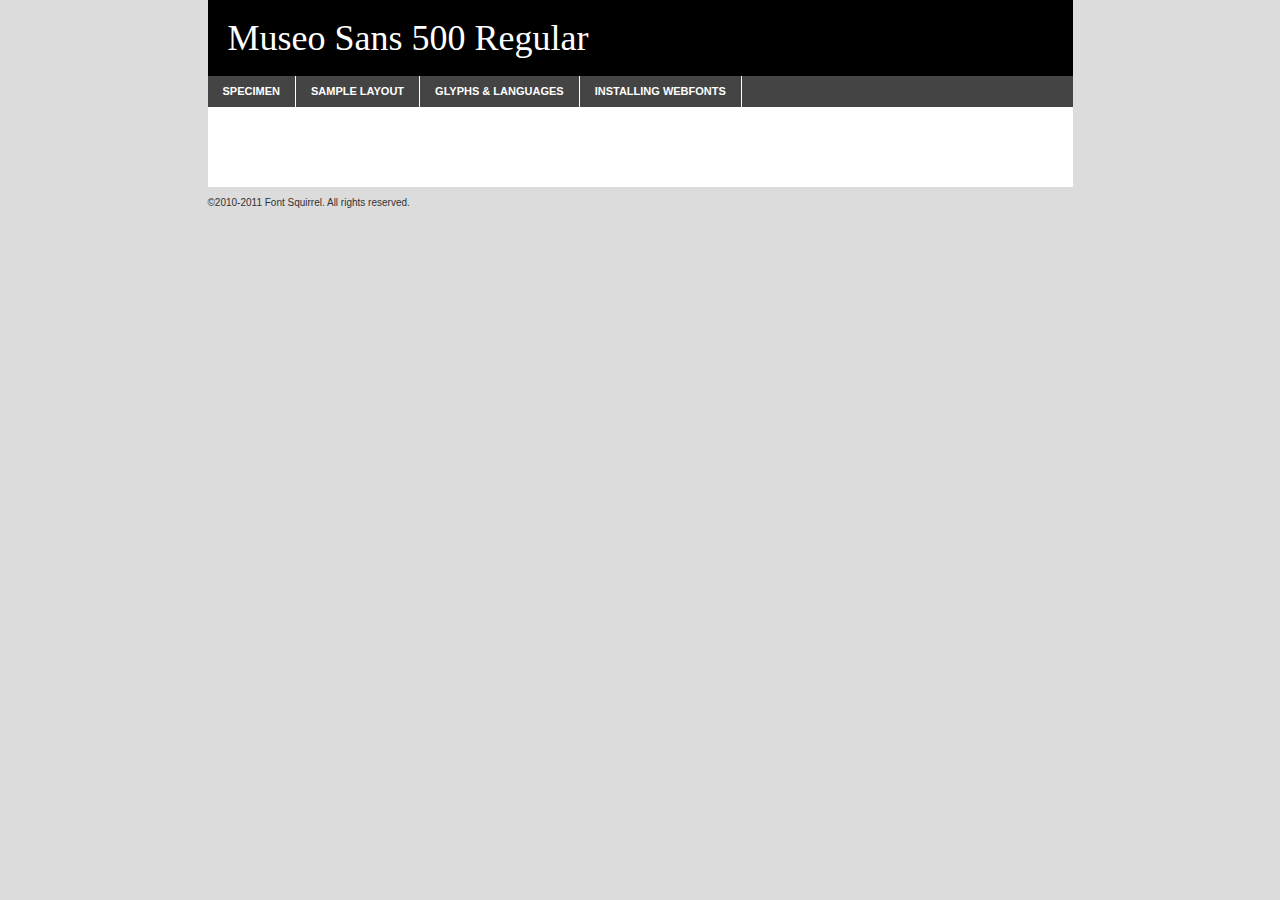
<file: fonts/museosans_500-demo.html>
<!DOCTYPE html PUBLIC "-//W3C//DTD XHTML 1.0 Transitional//EN"
	"http://www.w3.org/TR/xhtml1/DTD/xhtml1-transitional.dtd">

<html xmlns="http://www.w3.org/1999/xhtml" xml:lang="en" lang="en">
<head>
	<meta http-equiv="Content-Type" content="text/html; charset=utf-8" />
	<script src="http://ajax.googleapis.com/ajax/libs/jquery/1.7.2/jquery.min.js" type="text/javascript" charset="utf-8"></script>
	<script src="specimen_files/easytabs.js" type="text/javascript" charset="utf-8"></script>
	<link rel="stylesheet" href="specimen_files/specimen_stylesheet.css" type="text/css" charset="utf-8" />
	<link rel="stylesheet" href="stylesheet.css" type="text/css" charset="utf-8" />

	<style type="text/css">
					body{
				font-family: 'museo_sans500';
							}
		</style>

	<title>Museo Sans 500 Regular Specimen</title>
	
	
	<script type="text/javascript" charset="utf-8">
		$(document).ready(function() {
			$('#container').easyTabs({defaultContent:1});
		});
	</script>
</head>

<body>
<div id="container">
	<div id="header">
		Museo Sans 500 Regular	</div>
	<ul class="tabs">
		<li><a href="#specimen">Specimen</a></li>
		<li><a href="#layout">Sample Layout</a></li>
				<li><a href="#glyphs">Glyphs &amp; Languages</a></li>
		<li><a href="#installing">Installing Webfonts</a></li>
		
	</ul>
	
	<div id="main_content">

		
			<div id="specimen">
		
				<div class="section">
					<div class="grid12 firstcol">
						<div class="huge">AaBb</div>
					</div>
				</div>
		
				<div class="section">
					<div class="glyph_range">A&#x200B;B&#x200b;C&#x200b;D&#x200b;E&#x200b;F&#x200b;G&#x200b;H&#x200b;I&#x200b;J&#x200b;K&#x200b;L&#x200b;M&#x200b;N&#x200b;O&#x200b;P&#x200b;Q&#x200b;R&#x200b;S&#x200b;T&#x200b;U&#x200b;V&#x200b;W&#x200b;X&#x200b;Y&#x200b;Z&#x200b;a&#x200b;b&#x200b;c&#x200b;d&#x200b;e&#x200b;f&#x200b;g&#x200b;h&#x200b;i&#x200b;j&#x200b;k&#x200b;l&#x200b;m&#x200b;n&#x200b;o&#x200b;p&#x200b;q&#x200b;r&#x200b;s&#x200b;t&#x200b;u&#x200b;v&#x200b;w&#x200b;x&#x200b;y&#x200b;z&#x200b;1&#x200b;2&#x200b;3&#x200b;4&#x200b;5&#x200b;6&#x200b;7&#x200b;8&#x200b;9&#x200b;0&#x200b;&amp;&#x200b;.&#x200b;,&#x200b;?&#x200b;!&#x200b;&#64;&#x200b;(&#x200b;)&#x200b;#&#x200b;$&#x200b;%&#x200b;*&#x200b;+&#x200b;-&#x200b;=&#x200b;:&#x200b;;</div>
				</div>
				<div class="section">
					<div class="grid12 firstcol">
						<table class="sample_table">
							<tr><td>10</td><td class="size10">abcdefghijklmnopqrstuvwxyzABCDEFGHIJKLMNOPQRSTUVWXYZ0123456789abcdefghijklmnopqrstuvwxyzABCDEFGHIJKLMNOPQRSTUVWXYZ0123456789abcdefghijklmnopqrstuvwxyzABCDEFGHIJKLMNOPQRSTUVWXYZ</td></tr>
							<tr><td>11</td><td class="size11">abcdefghijklmnopqrstuvwxyzABCDEFGHIJKLMNOPQRSTUVWXYZ0123456789abcdefghijklmnopqrstuvwxyzABCDEFGHIJKLMNOPQRSTUVWXYZ0123456789abcdefghijklmnopqrstuvwxyzABCDEFGHIJKLMNOPQRSTUVWXYZ</td></tr>
							<tr><td>12</td><td class="size12">abcdefghijklmnopqrstuvwxyzABCDEFGHIJKLMNOPQRSTUVWXYZ0123456789abcdefghijklmnopqrstuvwxyzABCDEFGHIJKLMNOPQRSTUVWXYZ0123456789abcdefghijklmnopqrstuvwxyzABCDEFGHIJKLMNOPQRSTUVWXYZ</td></tr>
							<tr><td>13</td><td class="size13">abcdefghijklmnopqrstuvwxyzABCDEFGHIJKLMNOPQRSTUVWXYZ0123456789abcdefghijklmnopqrstuvwxyzABCDEFGHIJKLMNOPQRSTUVWXYZ0123456789abcdefghijklmnopqrstuvwxyzABCDEFGHIJKLMNOPQRSTUVWXYZ</td></tr>
							<tr><td>14</td><td class="size14">abcdefghijklmnopqrstuvwxyzABCDEFGHIJKLMNOPQRSTUVWXYZ0123456789abcdefghijklmnopqrstuvwxyzABCDEFGHIJKLMNOPQRSTUVWXYZ0123456789abcdefghijklmnopqrstuvwxyzABCDEFGHIJKLMNOPQRSTUVWXYZ</td></tr>
							<tr><td>16</td><td class="size16">abcdefghijklmnopqrstuvwxyzABCDEFGHIJKLMNOPQRSTUVWXYZ0123456789abcdefghijklmnopqrstuvwxyzABCDEFGHIJKLMNOPQRSTUVWXYZ</td></tr>
							<tr><td>18</td><td class="size18">abcdefghijklmnopqrstuvwxyzABCDEFGHIJKLMNOPQRSTUVWXYZ0123456789abcdefghijklmnopqrstuvwxyzABCDEFGHIJKLMNOPQRSTUVWXYZ</td></tr>
							<tr><td>20</td><td class="size20">abcdefghijklmnopqrstuvwxyzABCDEFGHIJKLMNOPQRSTUVWXYZ0123456789abcdefghijklmnopqrstuvwxyzABCDEFGHIJKLMNOPQRSTUVWXYZ</td></tr>
							<tr><td>24</td><td class="size24">abcdefghijklmnopqrstuvwxyzABCDEFGHIJKLMNOPQRSTUVWXYZ0123456789abcdefghijklmnopqrstuvwxyzABCDEFGHIJKLMNOPQRSTUVWXYZ</td></tr>
							<tr><td>30</td><td class="size30">abcdefghijklmnopqrstuvwxyzABCDEFGHIJKLMNOPQRSTUVWXYZ0123456789abcdefghijklmnopqrstuvwxyzABCDEFGHIJKLMNOPQRSTUVWXYZ</td></tr>
							<tr><td>36</td><td class="size36">abcdefghijklmnopqrstuvwxyzABCDEFGHIJKLMNOPQRSTUVWXYZ0123456789abcdefghijklmnopqrstuvwxyzABCDEFGHIJKLMNOPQRSTUVWXYZ</td></tr>
							<tr><td>48</td><td class="size48">abcdefghijklmnopqrstuvwxyzABCDEFGHIJKLMNOPQRSTUVWXYZ0123456789abcdefghijklmnopqrstuvwxyzABCDEFGHIJKLMNOPQRSTUVWXYZ</td></tr>
							<tr><td>60</td><td class="size60">abcdefghijklmnopqrstuvwxyzABCDEFGHIJKLMNOPQRSTUVWXYZ0123456789abcdefghijklmnopqrstuvwxyzABCDEFGHIJKLMNOPQRSTUVWXYZ</td></tr>
							<tr><td>72</td><td class="size72">abcdefghijklmnopqrstuvwxyzABCDEFGHIJKLMNOPQRSTUVWXYZ0123456789abcdefghijklmnopqrstuvwxyzABCDEFGHIJKLMNOPQRSTUVWXYZ</td></tr>
							<tr><td>90</td><td class="size90">abcdefghijklmnopqrstuvwxyzABCDEFGHIJKLMNOPQRSTUVWXYZ0123456789abcdefghijklmnopqrstuvwxyzABCDEFGHIJKLMNOPQRSTUVWXYZ</td></tr>
						</table>
				
					</div>
			
				</div>
		
		
		
								<div class="section" id="bodycomparison">


										<div id="xheight">
				<div class="fontbody">&#x25FC;&#x25FC;&#x25FC;&#x25FC;&#x25FC;&#x25FC;&#x25FC;&#x25FC;&#x25FC;&#x25FC;&#x25FC;&#x25FC;&#x25FC;&#x25FC;&#x25FC;&#x25FC;&#x25FC;&#x25FC;&#x25FC;&#x25FC;&#x25FC;&#x25FC;&#x25FC;&#x25FC;&#x25FC;&#x25FC;&#x25FC;&#x25FC;&#x25FC;&#x25FC;&#x25FC;&#x25FC;&#x25FC;&#x25FC;&#x25FC;&#x25FC;&#x25FC;&#x25FC;&#x25FC;&#x25FC;&#x25FC;&#x25FC;&#x25FC;&#x25FC;&#x25FC;&#x25FC;&#x25FC;&#x25FC;&#x25FC;&#x25FC;&#x25FC;&#x25FC;&#x25FC;&#x25FC;&#x25FC;&#x25FC;&#x25FC;&#x25FC;&#x25FC;&#x25FC;&#x25FC;&#x25FC;&#x25FC;&#x25FC;&#x25FC;&#x25FC;&#x25FC;&#x25FC;&#x25FC;&#x25FC;&#x25FC;&#x25FC;&#x25FC;&#x25FC;&#x25FC;&#x25FC;&#x25FC;&#x25FC;&#x25FC;&#x25FC;&#x25FC;&#x25FC;&#x25FC;&#x25FC;&#x25FC;&#x25FC;&#x25FC;&#x25FC;&#x25FC;&#x25FC;&#x25FC;&#x25FC;&#x25FC;&#x25FC;&#x25FC;&#x25FC;&#x25FC;&#x25FC;&#x25FC;body</div><div class="arialbody">body</div><div class="verdanabody">body</div><div class="georgiabody">body</div></div>
										<div class="fontbody" style="z-index:1">
											body<span>Museo Sans 500 Regular</span>
										</div>
										<div class="arialbody" style="z-index:1">
											body<span>Arial</span>
										</div>
										<div class="verdanabody" style="z-index:1">
											body<span>Verdana</span>
										</div>
										<div class="georgiabody" style="z-index:1">
											body<span>Georgia</span>
										</div>



								</div>
		
		
				<div class="section psample psample_row1" id="">
					
					<div class="grid2 firstcol">
						<p class="size10"><span>10.</span>Aenean lacinia bibendum nulla sed consectetur. Fusce dapibus, tellus ac cursus commodo, tortor mauris condimentum nibh, ut fermentum massa justo sit amet risus. Nullam id dolor id nibh ultricies vehicula ut id elit. Cum sociis natoque penatibus et magnis dis parturient montes, nascetur ridiculus mus. Nulla vitae elit libero, a pharetra augue.</p>
			
					</div>
					<div class="grid3">
						<p class="size11"><span>11.</span>Aenean lacinia bibendum nulla sed consectetur. Fusce dapibus, tellus ac cursus commodo, tortor mauris condimentum nibh, ut fermentum massa justo sit amet risus. Nullam id dolor id nibh ultricies vehicula ut id elit. Cum sociis natoque penatibus et magnis dis parturient montes, nascetur ridiculus mus. Nulla vitae elit libero, a pharetra augue.</p>
			
					</div>
					<div class="grid3">
						<p class="size12"><span>12.</span>Aenean lacinia bibendum nulla sed consectetur. Fusce dapibus, tellus ac cursus commodo, tortor mauris condimentum nibh, ut fermentum massa justo sit amet risus. Nullam id dolor id nibh ultricies vehicula ut id elit. Cum sociis natoque penatibus et magnis dis parturient montes, nascetur ridiculus mus. Nulla vitae elit libero, a pharetra augue.</p>
			
					</div>
					<div class="grid4">
						<p class="size13"><span>13.</span>Aenean lacinia bibendum nulla sed consectetur. Fusce dapibus, tellus ac cursus commodo, tortor mauris condimentum nibh, ut fermentum massa justo sit amet risus. Nullam id dolor id nibh ultricies vehicula ut id elit. Cum sociis natoque penatibus et magnis dis parturient montes, nascetur ridiculus mus. Nulla vitae elit libero, a pharetra augue.</p>
			
					</div>
					<div class="white_blend"></div>
					
				</div>
				<div class="section psample psample_row2" id="">
					<div class="grid3 firstcol">
						<p class="size14"><span>14.</span>Aenean lacinia bibendum nulla sed consectetur. Fusce dapibus, tellus ac cursus commodo, tortor mauris condimentum nibh, ut fermentum massa justo sit amet risus. Nullam id dolor id nibh ultricies vehicula ut id elit. Cum sociis natoque penatibus et magnis dis parturient montes, nascetur ridiculus mus. Nulla vitae elit libero, a pharetra augue.</p>
			
					</div>
					<div class="grid4">
						<p class="size16"><span>16.</span>Aenean lacinia bibendum nulla sed consectetur. Fusce dapibus, tellus ac cursus commodo, tortor mauris condimentum nibh, ut fermentum massa justo sit amet risus. Nullam id dolor id nibh ultricies vehicula ut id elit. Cum sociis natoque penatibus et magnis dis parturient montes, nascetur ridiculus mus. Nulla vitae elit libero, a pharetra augue.</p>
			
					</div>
					<div class="grid5">
						<p class="size18"><span>18.</span>Aenean lacinia bibendum nulla sed consectetur. Fusce dapibus, tellus ac cursus commodo, tortor mauris condimentum nibh, ut fermentum massa justo sit amet risus. Nullam id dolor id nibh ultricies vehicula ut id elit. Cum sociis natoque penatibus et magnis dis parturient montes, nascetur ridiculus mus. Nulla vitae elit libero, a pharetra augue.</p>
			
					</div>

					<div class="white_blend"></div>

				</div>
				
				<div class="section psample psample_row3" id="">
					<div class="grid5 firstcol">
						<p class="size20"><span>20.</span>Aenean lacinia bibendum nulla sed consectetur. Fusce dapibus, tellus ac cursus commodo, tortor mauris condimentum nibh, ut fermentum massa justo sit amet risus. Nullam id dolor id nibh ultricies vehicula ut id elit. Cum sociis natoque penatibus et magnis dis parturient montes, nascetur ridiculus mus. Nulla vitae elit libero, a pharetra augue.</p>
					</div>
					<div class="grid7">
						<p class="size24"><span>24.</span>Aenean lacinia bibendum nulla sed consectetur. Fusce dapibus, tellus ac cursus commodo, tortor mauris condimentum nibh, ut fermentum massa justo sit amet risus. Nullam id dolor id nibh ultricies vehicula ut id elit. Cum sociis natoque penatibus et magnis dis parturient montes, nascetur ridiculus mus. Nulla vitae elit libero, a pharetra augue.</p>
					</div>
					
					<div class="white_blend"></div>
					
				</div>
				
				<div class="section psample psample_row4" id="">
					<div class="grid12 firstcol">
						<p class="size30"><span>30.</span>Aenean lacinia bibendum nulla sed consectetur. Fusce dapibus, tellus ac cursus commodo, tortor mauris condimentum nibh, ut fermentum massa justo sit amet risus. Nullam id dolor id nibh ultricies vehicula ut id elit. Cum sociis natoque penatibus et magnis dis parturient montes, nascetur ridiculus mus. Nulla vitae elit libero, a pharetra augue.</p>
					</div>
					<div class="white_blend"></div>
					
				</div>
				
				
				
				<div class="section psample psample_row1 fullreverse">
					<div class="grid2 firstcol">
						<p class="size10"><span>10.</span>Aenean lacinia bibendum nulla sed consectetur. Fusce dapibus, tellus ac cursus commodo, tortor mauris condimentum nibh, ut fermentum massa justo sit amet risus. Nullam id dolor id nibh ultricies vehicula ut id elit. Cum sociis natoque penatibus et magnis dis parturient montes, nascetur ridiculus mus. Nulla vitae elit libero, a pharetra augue.</p>
			
					</div>
					<div class="grid3">
						<p class="size11"><span>11.</span>Aenean lacinia bibendum nulla sed consectetur. Fusce dapibus, tellus ac cursus commodo, tortor mauris condimentum nibh, ut fermentum massa justo sit amet risus. Nullam id dolor id nibh ultricies vehicula ut id elit. Cum sociis natoque penatibus et magnis dis parturient montes, nascetur ridiculus mus. Nulla vitae elit libero, a pharetra augue.</p>
			
					</div>
					<div class="grid3">
						<p class="size12"><span>12.</span>Aenean lacinia bibendum nulla sed consectetur. Fusce dapibus, tellus ac cursus commodo, tortor mauris condimentum nibh, ut fermentum massa justo sit amet risus. Nullam id dolor id nibh ultricies vehicula ut id elit. Cum sociis natoque penatibus et magnis dis parturient montes, nascetur ridiculus mus. Nulla vitae elit libero, a pharetra augue.</p>
			
					</div>
					<div class="grid4">
						<p class="size13"><span>13.</span>Aenean lacinia bibendum nulla sed consectetur. Fusce dapibus, tellus ac cursus commodo, tortor mauris condimentum nibh, ut fermentum massa justo sit amet risus. Nullam id dolor id nibh ultricies vehicula ut id elit. Cum sociis natoque penatibus et magnis dis parturient montes, nascetur ridiculus mus. Nulla vitae elit libero, a pharetra augue.</p>
			
					</div>
					<div class="black_blend"></div>
					
				</div>
				
				<div class="section psample psample_row2 fullreverse">
					<div class="grid3 firstcol">
						<p class="size14"><span>14.</span>Aenean lacinia bibendum nulla sed consectetur. Fusce dapibus, tellus ac cursus commodo, tortor mauris condimentum nibh, ut fermentum massa justo sit amet risus. Nullam id dolor id nibh ultricies vehicula ut id elit. Cum sociis natoque penatibus et magnis dis parturient montes, nascetur ridiculus mus. Nulla vitae elit libero, a pharetra augue.</p>
			
					</div>
					<div class="grid4">
						<p class="size16"><span>16.</span>Aenean lacinia bibendum nulla sed consectetur. Fusce dapibus, tellus ac cursus commodo, tortor mauris condimentum nibh, ut fermentum massa justo sit amet risus. Nullam id dolor id nibh ultricies vehicula ut id elit. Cum sociis natoque penatibus et magnis dis parturient montes, nascetur ridiculus mus. Nulla vitae elit libero, a pharetra augue.</p>
			
					</div>
					<div class="grid5">
						<p class="size18"><span>18.</span>Aenean lacinia bibendum nulla sed consectetur. Fusce dapibus, tellus ac cursus commodo, tortor mauris condimentum nibh, ut fermentum massa justo sit amet risus. Nullam id dolor id nibh ultricies vehicula ut id elit. Cum sociis natoque penatibus et magnis dis parturient montes, nascetur ridiculus mus. Nulla vitae elit libero, a pharetra augue.</p>
			
					</div>
					<div class="black_blend"></div>

				</div>
				
				<div class="section psample fullreverse psample_row3" id="">
					<div class="grid5 firstcol">
						<p class="size20"><span>20.</span>Aenean lacinia bibendum nulla sed consectetur. Fusce dapibus, tellus ac cursus commodo, tortor mauris condimentum nibh, ut fermentum massa justo sit amet risus. Nullam id dolor id nibh ultricies vehicula ut id elit. Cum sociis natoque penatibus et magnis dis parturient montes, nascetur ridiculus mus. Nulla vitae elit libero, a pharetra augue.</p>
					</div>
					<div class="grid7">
						<p class="size24"><span>24.</span>Aenean lacinia bibendum nulla sed consectetur. Fusce dapibus, tellus ac cursus commodo, tortor mauris condimentum nibh, ut fermentum massa justo sit amet risus. Nullam id dolor id nibh ultricies vehicula ut id elit. Cum sociis natoque penatibus et magnis dis parturient montes, nascetur ridiculus mus. Nulla vitae elit libero, a pharetra augue.</p>
					</div>
					
					<div class="black_blend"></div>
					
				</div>
				
				<div class="section psample fullreverse psample_row4" id="" style="border-bottom: 20px #000 solid;">
					<div class="grid12 firstcol">
						<p class="size30"><span>30.</span>Aenean lacinia bibendum nulla sed consectetur. Fusce dapibus, tellus ac cursus commodo, tortor mauris condimentum nibh, ut fermentum massa justo sit amet risus. Nullam id dolor id nibh ultricies vehicula ut id elit. Cum sociis natoque penatibus et magnis dis parturient montes, nascetur ridiculus mus. Nulla vitae elit libero, a pharetra augue.</p>
					</div>
					<div class="black_blend"></div>
					
				</div>
				
				
				
				
			</div>
			
			<div id="layout">
				
				<div class="section">
					
					<div class="grid12 firstcol">
						<h1>Lorem Ipsum Dolor</h1>
						<h2>Etiam porta sem malesuada magna mollis euismod</h2>
						
						<p class="byline">By <a href="#link">Aenean Lacinia</a></p>
					</div>
				</div>
				<div class="section">
					<div class="grid8 firstcol">
						<p class="large">Donec sed odio dui. Morbi leo risus, porta ac consectetur ac, vestibulum at eros. Fusce dapibus, tellus ac cursus commodo, tortor mauris condimentum nibh, ut fermentum massa justo sit amet risus. </p>

						
						<h3>Pellentesque ornare sem</h3>

						<p>Maecenas sed diam eget risus varius blandit sit amet non magna. Maecenas faucibus mollis interdum. Donec ullamcorper nulla non metus auctor fringilla. Nullam id dolor id nibh ultricies vehicula ut id elit. Nullam id dolor id nibh ultricies vehicula ut id elit. </p>

						<p>Aenean eu leo quam. Pellentesque ornare sem lacinia quam venenatis vestibulum. Lorem ipsum dolor sit amet, consectetur adipiscing elit. Cum sociis natoque penatibus et magnis dis parturient montes, nascetur ridiculus mus. </p>

						<p>Nulla vitae elit libero, a pharetra augue. Praesent commodo cursus magna, vel scelerisque nisl consectetur et. Aenean lacinia bibendum nulla sed consectetur. </p>

						<p>Nullam quis risus eget urna mollis ornare vel eu leo. Nullam quis risus eget urna mollis ornare vel eu leo. Maecenas sed diam eget risus varius blandit sit amet non magna. Donec ullamcorper nulla non metus auctor fringilla. </p>

						<h3>Cras mattis consectetur</h3>

						<p>Aenean eu leo quam. Pellentesque ornare sem lacinia quam venenatis vestibulum. Aenean lacinia bibendum nulla sed consectetur. Integer posuere erat a ante venenatis dapibus posuere velit aliquet. Cras mattis consectetur purus sit amet fermentum. </p>

						<p>Nullam id dolor id nibh ultricies vehicula ut id elit. Nullam quis risus eget urna mollis ornare vel eu leo. Cras mattis consectetur purus sit amet fermentum.</p>
					</div>
					
					<div class="grid4 sidebar">
						
						<div class="box reverse">
							<p class="last">Nullam quis risus eget urna mollis ornare vel eu leo. Donec ullamcorper nulla non metus auctor fringilla. Cras mattis consectetur purus sit amet fermentum. Sed posuere consectetur est at lobortis. Lorem ipsum dolor sit amet, consectetur adipiscing elit. </p>
						</div>
						
						<p class="caption">Maecenas sed diam eget risus varius.</p>

						<p>Vestibulum id ligula porta felis euismod semper. Integer posuere erat a ante venenatis dapibus posuere velit aliquet. Vestibulum id ligula porta felis euismod semper. Sed posuere consectetur est at lobortis. Maecenas sed diam eget risus varius blandit sit amet non magna. Fusce dapibus, tellus ac cursus commodo, tortor mauris condimentum nibh, ut fermentum massa justo sit amet risus. </p>

					

						<p>Duis mollis, est non commodo luctus, nisi erat porttitor ligula, eget lacinia odio sem nec elit. Aenean lacinia bibendum nulla sed consectetur. Vivamus sagittis lacus vel augue laoreet rutrum faucibus dolor auctor. Aenean lacinia bibendum nulla sed consectetur. Nullam quis risus eget urna mollis ornare vel eu leo. </p>

						<p>Praesent commodo cursus magna, vel scelerisque nisl consectetur et. Donec ullamcorper nulla non metus auctor fringilla. Maecenas faucibus mollis interdum. Fusce dapibus, tellus ac cursus commodo, tortor mauris condimentum nibh, ut fermentum massa justo sit amet risus. </p>

					</div>
				</div>
				
			</div>


			



		<div id="glyphs">
			<div class="section">
				<div class="grid12 firstcol">
			
				<h1>Language Support</h1>
				<p>The subset of Museo Sans 500 Regular in this kit supports the following languages:<br />
			
					Albanian, Basque, Breton, Chamorro, Danish, Dutch, English, Faroese, Finnish, French, Frisian, Galician, German, Icelandic, Italian, Malagasy, Norwegian, Portuguese, Spanish, Swedish				</p>
				<h1>Glyph Chart</h1>
				<p>The subset of Museo Sans 500 Regular in this kit includes all the glyphs listed below. Unicode entities are included above each glyph to help you insert individual characters into your layout.</p>
				<div id="glyph_chart">
			
																				 <div><p>&amp;#32;</p>&#32;</div>
																				 <div><p>&amp;#33;</p>&#33;</div>
																				 <div><p>&amp;#34;</p>&#34;</div>
																				 <div><p>&amp;#35;</p>&#35;</div>
																				 <div><p>&amp;#36;</p>&#36;</div>
																				 <div><p>&amp;#37;</p>&#37;</div>
																				 <div><p>&amp;#38;</p>&#38;</div>
																				 <div><p>&amp;#39;</p>&#39;</div>
																				 <div><p>&amp;#40;</p>&#40;</div>
																				 <div><p>&amp;#41;</p>&#41;</div>
																				 <div><p>&amp;#42;</p>&#42;</div>
																				 <div><p>&amp;#43;</p>&#43;</div>
																				 <div><p>&amp;#44;</p>&#44;</div>
																				 <div><p>&amp;#45;</p>&#45;</div>
																				 <div><p>&amp;#46;</p>&#46;</div>
																				 <div><p>&amp;#47;</p>&#47;</div>
																				 <div><p>&amp;#48;</p>&#48;</div>
																				 <div><p>&amp;#49;</p>&#49;</div>
																				 <div><p>&amp;#50;</p>&#50;</div>
																				 <div><p>&amp;#51;</p>&#51;</div>
																				 <div><p>&amp;#52;</p>&#52;</div>
																				 <div><p>&amp;#53;</p>&#53;</div>
																				 <div><p>&amp;#54;</p>&#54;</div>
																				 <div><p>&amp;#55;</p>&#55;</div>
																				 <div><p>&amp;#56;</p>&#56;</div>
																				 <div><p>&amp;#57;</p>&#57;</div>
																				 <div><p>&amp;#58;</p>&#58;</div>
																				 <div><p>&amp;#59;</p>&#59;</div>
																				 <div><p>&amp;#60;</p>&#60;</div>
																				 <div><p>&amp;#61;</p>&#61;</div>
																				 <div><p>&amp;#62;</p>&#62;</div>
																				 <div><p>&amp;#63;</p>&#63;</div>
																				 <div><p>&amp;#64;</p>&#64;</div>
																				 <div><p>&amp;#65;</p>&#65;</div>
																				 <div><p>&amp;#66;</p>&#66;</div>
																				 <div><p>&amp;#67;</p>&#67;</div>
																				 <div><p>&amp;#68;</p>&#68;</div>
																				 <div><p>&amp;#69;</p>&#69;</div>
																				 <div><p>&amp;#70;</p>&#70;</div>
																				 <div><p>&amp;#71;</p>&#71;</div>
																				 <div><p>&amp;#72;</p>&#72;</div>
																				 <div><p>&amp;#73;</p>&#73;</div>
																				 <div><p>&amp;#74;</p>&#74;</div>
																				 <div><p>&amp;#75;</p>&#75;</div>
																				 <div><p>&amp;#76;</p>&#76;</div>
																				 <div><p>&amp;#77;</p>&#77;</div>
																				 <div><p>&amp;#78;</p>&#78;</div>
																				 <div><p>&amp;#79;</p>&#79;</div>
																				 <div><p>&amp;#80;</p>&#80;</div>
																				 <div><p>&amp;#81;</p>&#81;</div>
																				 <div><p>&amp;#82;</p>&#82;</div>
																				 <div><p>&amp;#83;</p>&#83;</div>
																				 <div><p>&amp;#84;</p>&#84;</div>
																				 <div><p>&amp;#85;</p>&#85;</div>
																				 <div><p>&amp;#86;</p>&#86;</div>
																				 <div><p>&amp;#87;</p>&#87;</div>
																				 <div><p>&amp;#88;</p>&#88;</div>
																				 <div><p>&amp;#89;</p>&#89;</div>
																				 <div><p>&amp;#90;</p>&#90;</div>
																				 <div><p>&amp;#91;</p>&#91;</div>
																				 <div><p>&amp;#92;</p>&#92;</div>
																				 <div><p>&amp;#93;</p>&#93;</div>
																				 <div><p>&amp;#94;</p>&#94;</div>
																				 <div><p>&amp;#95;</p>&#95;</div>
																				 <div><p>&amp;#96;</p>&#96;</div>
																				 <div><p>&amp;#97;</p>&#97;</div>
																				 <div><p>&amp;#98;</p>&#98;</div>
																				 <div><p>&amp;#99;</p>&#99;</div>
																				 <div><p>&amp;#100;</p>&#100;</div>
																				 <div><p>&amp;#101;</p>&#101;</div>
																				 <div><p>&amp;#102;</p>&#102;</div>
																				 <div><p>&amp;#103;</p>&#103;</div>
																				 <div><p>&amp;#104;</p>&#104;</div>
																				 <div><p>&amp;#105;</p>&#105;</div>
																				 <div><p>&amp;#106;</p>&#106;</div>
																				 <div><p>&amp;#107;</p>&#107;</div>
																				 <div><p>&amp;#108;</p>&#108;</div>
																				 <div><p>&amp;#109;</p>&#109;</div>
																				 <div><p>&amp;#110;</p>&#110;</div>
																				 <div><p>&amp;#111;</p>&#111;</div>
																				 <div><p>&amp;#112;</p>&#112;</div>
																				 <div><p>&amp;#113;</p>&#113;</div>
																				 <div><p>&amp;#114;</p>&#114;</div>
																				 <div><p>&amp;#115;</p>&#115;</div>
																				 <div><p>&amp;#116;</p>&#116;</div>
																				 <div><p>&amp;#117;</p>&#117;</div>
																				 <div><p>&amp;#118;</p>&#118;</div>
																				 <div><p>&amp;#119;</p>&#119;</div>
																				 <div><p>&amp;#120;</p>&#120;</div>
																				 <div><p>&amp;#121;</p>&#121;</div>
																				 <div><p>&amp;#122;</p>&#122;</div>
																				 <div><p>&amp;#123;</p>&#123;</div>
																				 <div><p>&amp;#124;</p>&#124;</div>
																				 <div><p>&amp;#125;</p>&#125;</div>
																				 <div><p>&amp;#126;</p>&#126;</div>
																				 <div><p>&amp;#160;</p>&#160;</div>
																				 <div><p>&amp;#161;</p>&#161;</div>
																				 <div><p>&amp;#162;</p>&#162;</div>
																				 <div><p>&amp;#163;</p>&#163;</div>
																				 <div><p>&amp;#165;</p>&#165;</div>
																				 <div><p>&amp;#167;</p>&#167;</div>
																				 <div><p>&amp;#168;</p>&#168;</div>
																				 <div><p>&amp;#169;</p>&#169;</div>
																				 <div><p>&amp;#170;</p>&#170;</div>
																				 <div><p>&amp;#171;</p>&#171;</div>
																				 <div><p>&amp;#172;</p>&#172;</div>
																				 <div><p>&amp;#173;</p>&#173;</div>
																				 <div><p>&amp;#174;</p>&#174;</div>
																				 <div><p>&amp;#175;</p>&#175;</div>
																				 <div><p>&amp;#176;</p>&#176;</div>
																				 <div><p>&amp;#177;</p>&#177;</div>
																				 <div><p>&amp;#178;</p>&#178;</div>
																				 <div><p>&amp;#179;</p>&#179;</div>
																				 <div><p>&amp;#180;</p>&#180;</div>
																				 <div><p>&amp;#182;</p>&#182;</div>
																				 <div><p>&amp;#183;</p>&#183;</div>
																				 <div><p>&amp;#184;</p>&#184;</div>
																				 <div><p>&amp;#185;</p>&#185;</div>
																				 <div><p>&amp;#186;</p>&#186;</div>
																				 <div><p>&amp;#187;</p>&#187;</div>
																				 <div><p>&amp;#188;</p>&#188;</div>
																				 <div><p>&amp;#189;</p>&#189;</div>
																				 <div><p>&amp;#190;</p>&#190;</div>
																				 <div><p>&amp;#191;</p>&#191;</div>
																				 <div><p>&amp;#192;</p>&#192;</div>
																				 <div><p>&amp;#193;</p>&#193;</div>
																				 <div><p>&amp;#194;</p>&#194;</div>
																				 <div><p>&amp;#195;</p>&#195;</div>
																				 <div><p>&amp;#196;</p>&#196;</div>
																				 <div><p>&amp;#197;</p>&#197;</div>
																				 <div><p>&amp;#198;</p>&#198;</div>
																				 <div><p>&amp;#199;</p>&#199;</div>
																				 <div><p>&amp;#200;</p>&#200;</div>
																				 <div><p>&amp;#201;</p>&#201;</div>
																				 <div><p>&amp;#202;</p>&#202;</div>
																				 <div><p>&amp;#203;</p>&#203;</div>
																				 <div><p>&amp;#204;</p>&#204;</div>
																				 <div><p>&amp;#205;</p>&#205;</div>
																				 <div><p>&amp;#206;</p>&#206;</div>
																				 <div><p>&amp;#207;</p>&#207;</div>
																				 <div><p>&amp;#208;</p>&#208;</div>
																				 <div><p>&amp;#209;</p>&#209;</div>
																				 <div><p>&amp;#210;</p>&#210;</div>
																				 <div><p>&amp;#211;</p>&#211;</div>
																				 <div><p>&amp;#212;</p>&#212;</div>
																				 <div><p>&amp;#213;</p>&#213;</div>
																				 <div><p>&amp;#214;</p>&#214;</div>
																				 <div><p>&amp;#215;</p>&#215;</div>
																				 <div><p>&amp;#216;</p>&#216;</div>
																				 <div><p>&amp;#217;</p>&#217;</div>
																				 <div><p>&amp;#218;</p>&#218;</div>
																				 <div><p>&amp;#219;</p>&#219;</div>
																				 <div><p>&amp;#220;</p>&#220;</div>
																				 <div><p>&amp;#221;</p>&#221;</div>
																				 <div><p>&amp;#222;</p>&#222;</div>
																				 <div><p>&amp;#223;</p>&#223;</div>
																				 <div><p>&amp;#224;</p>&#224;</div>
																				 <div><p>&amp;#225;</p>&#225;</div>
																				 <div><p>&amp;#226;</p>&#226;</div>
																				 <div><p>&amp;#227;</p>&#227;</div>
																				 <div><p>&amp;#228;</p>&#228;</div>
																				 <div><p>&amp;#229;</p>&#229;</div>
																				 <div><p>&amp;#230;</p>&#230;</div>
																				 <div><p>&amp;#231;</p>&#231;</div>
																				 <div><p>&amp;#232;</p>&#232;</div>
																				 <div><p>&amp;#233;</p>&#233;</div>
																				 <div><p>&amp;#234;</p>&#234;</div>
																				 <div><p>&amp;#235;</p>&#235;</div>
																				 <div><p>&amp;#236;</p>&#236;</div>
																				 <div><p>&amp;#237;</p>&#237;</div>
																				 <div><p>&amp;#238;</p>&#238;</div>
																				 <div><p>&amp;#239;</p>&#239;</div>
																				 <div><p>&amp;#240;</p>&#240;</div>
																				 <div><p>&amp;#241;</p>&#241;</div>
																				 <div><p>&amp;#242;</p>&#242;</div>
																				 <div><p>&amp;#243;</p>&#243;</div>
																				 <div><p>&amp;#244;</p>&#244;</div>
																				 <div><p>&amp;#245;</p>&#245;</div>
																				 <div><p>&amp;#246;</p>&#246;</div>
																				 <div><p>&amp;#247;</p>&#247;</div>
																				 <div><p>&amp;#248;</p>&#248;</div>
																				 <div><p>&amp;#249;</p>&#249;</div>
																				 <div><p>&amp;#250;</p>&#250;</div>
																				 <div><p>&amp;#251;</p>&#251;</div>
																				 <div><p>&amp;#252;</p>&#252;</div>
																				 <div><p>&amp;#253;</p>&#253;</div>
																				 <div><p>&amp;#254;</p>&#254;</div>
																				 <div><p>&amp;#255;</p>&#255;</div>
																				 <div><p>&amp;#338;</p>&#338;</div>
																				 <div><p>&amp;#339;</p>&#339;</div>
																				 <div><p>&amp;#376;</p>&#376;</div>
																				 <div><p>&amp;#710;</p>&#710;</div>
																				 <div><p>&amp;#732;</p>&#732;</div>
																				 <div><p>&amp;#8192;</p>&#8192;</div>
																				 <div><p>&amp;#8193;</p>&#8193;</div>
																				 <div><p>&amp;#8194;</p>&#8194;</div>
																				 <div><p>&amp;#8195;</p>&#8195;</div>
																				 <div><p>&amp;#8196;</p>&#8196;</div>
																				 <div><p>&amp;#8197;</p>&#8197;</div>
																				 <div><p>&amp;#8198;</p>&#8198;</div>
																				 <div><p>&amp;#8199;</p>&#8199;</div>
																				 <div><p>&amp;#8200;</p>&#8200;</div>
																				 <div><p>&amp;#8201;</p>&#8201;</div>
																				 <div><p>&amp;#8202;</p>&#8202;</div>
																				 <div><p>&amp;#8208;</p>&#8208;</div>
																				 <div><p>&amp;#8209;</p>&#8209;</div>
																				 <div><p>&amp;#8210;</p>&#8210;</div>
																				 <div><p>&amp;#8211;</p>&#8211;</div>
																				 <div><p>&amp;#8212;</p>&#8212;</div>
																				 <div><p>&amp;#8216;</p>&#8216;</div>
																				 <div><p>&amp;#8217;</p>&#8217;</div>
																				 <div><p>&amp;#8218;</p>&#8218;</div>
																				 <div><p>&amp;#8220;</p>&#8220;</div>
																				 <div><p>&amp;#8221;</p>&#8221;</div>
																				 <div><p>&amp;#8222;</p>&#8222;</div>
																				 <div><p>&amp;#8226;</p>&#8226;</div>
																				 <div><p>&amp;#8230;</p>&#8230;</div>
																				 <div><p>&amp;#8239;</p>&#8239;</div>
																				 <div><p>&amp;#8249;</p>&#8249;</div>
																				 <div><p>&amp;#8250;</p>&#8250;</div>
																				 <div><p>&amp;#8287;</p>&#8287;</div>
																				 <div><p>&amp;#8364;</p>&#8364;</div>
																				 <div><p>&amp;#8482;</p>&#8482;</div>
																				 <div><p>&amp;#9724;</p>&#9724;</div>
																				 <div><p>&amp;#64257;</p>&#64257;</div>
																				 <div><p>&amp;#64258;</p>&#64258;</div>
																				 <div><p>&amp;#64259;</p>&#64259;</div>
																				 <div><p>&amp;#64260;</p>&#64260;</div>
																																																</div>	
				</div>
		
		
			</div>
		</div>
		
		
		<div id="specs">
			
		</div>
	
		<div id="installing">
			<div class="section">
				<div class="grid7 firstcol">
					<h1>Installing Webfonts</h1>
					
					<p>Webfonts are supported by all major browser platforms but not all in the same way. There are currently four different font formats that must be included in order to target all browsers. This includes TTF, WOFF, EOT and SVG.</p>
					
					<h2>1. Upload your webfonts</h2>
					<p>You must upload your webfont kit to your website. They should be in or near the same directory as your CSS files.</p>
					
					<h2>2. Include the webfont stylesheet</h2>
					<p>A special CSS @font-face declaration helps the various browsers select the appropriate font it needs without causing you a bunch of headaches. Learn more about this syntax by reading the <a href="http://www.fontspring.com/blog/further-hardening-of-the-bulletproof-syntax">Fontspring blog post</a> about it. The code for it is as follows:</p>


<code>
@font-face{ 
	font-family: 'MyWebFont';
	src: url('WebFont.eot');
	src: url('WebFont.eot?#iefix') format('embedded-opentype'),
	     url('WebFont.woff') format('woff'),
	     url('WebFont.ttf') format('truetype'),
	     url('WebFont.svg#webfont') format('svg');
}
</code>

	<p>We've already gone ahead and generated the code for you. All you have to do is link to the stylesheet in your HTML, like this:</p>
	<code>&lt;link rel=&quot;stylesheet&quot; href=&quot;stylesheet.css&quot; type=&quot;text/css&quot; charset=&quot;utf-8&quot; /&gt;</code>

					<h2>3. Modify your own stylesheet</h2>
					<p>To take advantage of your new fonts, you must tell your stylesheet to use them. Look at the original @font-face declaration above and find the property called "font-family." The name linked there will be what you use to reference the font. Prepend that webfont name to the font stack in the "font-family" property, inside the selector you want to change. For example:</p>
<code>p { font-family: 'WebFont', Arial, sans-serif; }</code>

<h2>4. Test</h2>
<p>Getting webfonts to work cross-browser <em>can</em> be tricky. Use the information in the sidebar to help you if you find that fonts aren't loading in a particular browser.</p>
				</div>
				
				<div class="grid5 sidebar">
					<div class="box">
						<h2>Troubleshooting<br />Font-Face Problems</h2>
						<p>Having trouble getting your webfonts to load in your new website? Here are some tips to sort out what might be the problem.</p>

						<h3>Fonts not showing in any browser</h3>

						<p>This sounds like you need to work on the plumbing. You either did not upload the fonts to the correct directory, or you did not link the fonts properly in the CSS. If you've confirmed that all this is correct and you still have a problem, take a look at your .htaccess file and see if requests are getting intercepted.</p>

						<h3>Fonts not loading in iPhone or iPad</h3>

						<p>The most common problem here is that you are serving the fonts from an IIS server. IIS refuses to serve files that have unknown MIME types. If that is the case, you must set the MIME type for SVG to "image/svg+xml" in the server settings. Follow these instructions from Microsoft if you need help.</p>

						<h3>Fonts not loading in Firefox</h3>

						<p>The primary reason for this failure? You are still using a version Firefox older than 3.5. So upgrade already! If that isn't it, then you are very likely serving fonts from a different domain. Firefox requires that all font assets be served from the same domain. Lastly it is possible that you need to add WOFF to your list of MIME types (if you are serving via IIS.)</p>

						<h3>Fonts not loading in IE</h3>

						<p>Are you looking at Internet Explorer on an actual Windows machine or are you cheating by using a service like Adobe BrowserLab? Many of these screenshot services do not render @font-face for IE. Best to test it on a real machine.</p>

						<h3>Fonts not loading in IE9</h3>

						<p>IE9, like Firefox, requires that fonts be served from the same domain as the website. Make sure that is the case.</p>
					</div>
				</div>
			</div>
			
		</div>
	
	</div>
	<div id="footer">
		<p>&copy;2010-2011 Font Squirrel. All rights reserved.</p>
	</div>
</div>
</body>
</html>
</file>
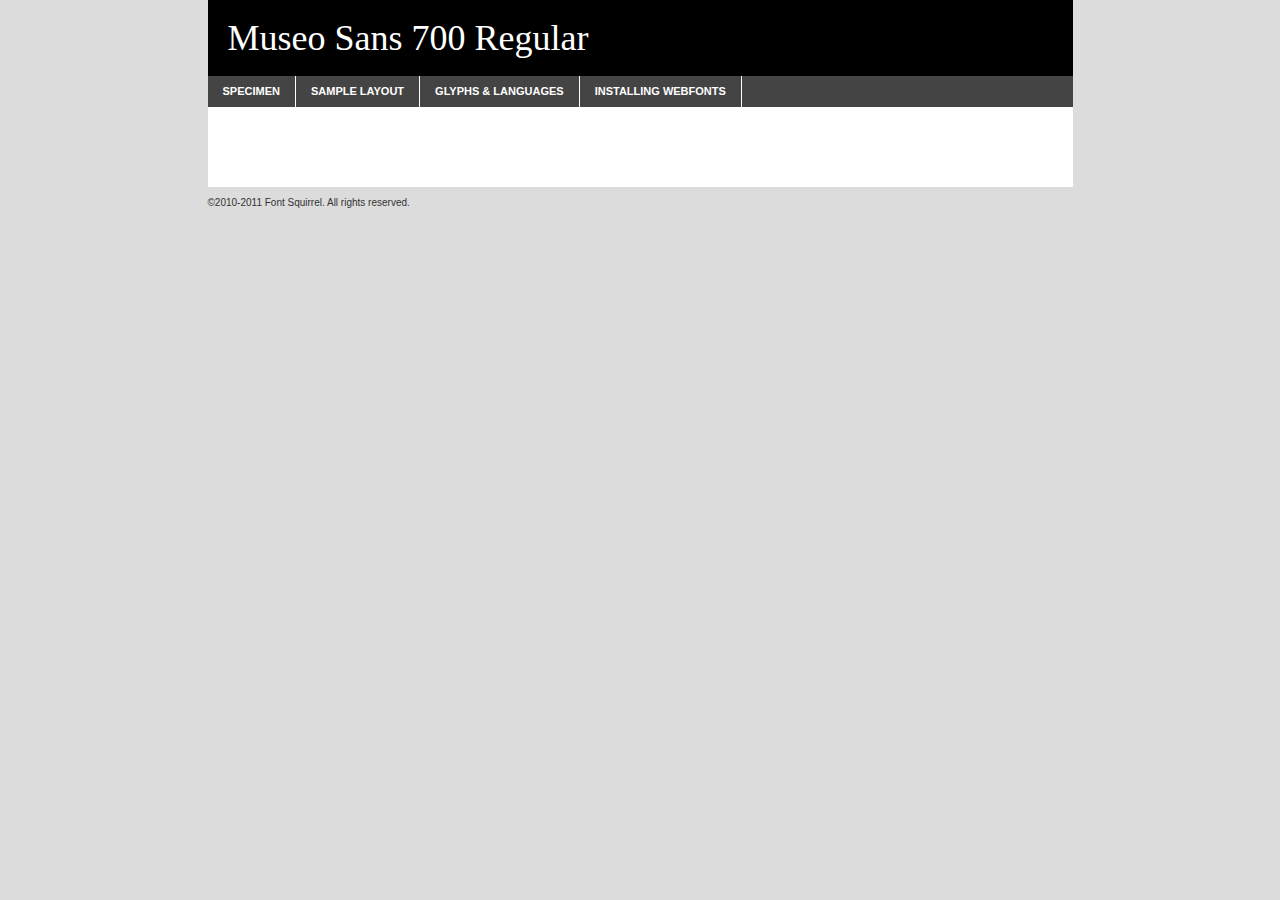
<file: fonts/museosans_700-demo.html>
<!DOCTYPE html PUBLIC "-//W3C//DTD XHTML 1.0 Transitional//EN"
	"http://www.w3.org/TR/xhtml1/DTD/xhtml1-transitional.dtd">

<html xmlns="http://www.w3.org/1999/xhtml" xml:lang="en" lang="en">
<head>
	<meta http-equiv="Content-Type" content="text/html; charset=utf-8" />
	<script src="http://ajax.googleapis.com/ajax/libs/jquery/1.7.2/jquery.min.js" type="text/javascript" charset="utf-8"></script>
	<script src="specimen_files/easytabs.js" type="text/javascript" charset="utf-8"></script>
	<link rel="stylesheet" href="specimen_files/specimen_stylesheet.css" type="text/css" charset="utf-8" />
	<link rel="stylesheet" href="stylesheet.css" type="text/css" charset="utf-8" />

	<style type="text/css">
					body{
				font-family: 'museo_sans700';
							}
		</style>

	<title>Museo Sans 700 Regular Specimen</title>
	
	
	<script type="text/javascript" charset="utf-8">
		$(document).ready(function() {
			$('#container').easyTabs({defaultContent:1});
		});
	</script>
</head>

<body>
<div id="container">
	<div id="header">
		Museo Sans 700 Regular	</div>
	<ul class="tabs">
		<li><a href="#specimen">Specimen</a></li>
		<li><a href="#layout">Sample Layout</a></li>
				<li><a href="#glyphs">Glyphs &amp; Languages</a></li>
		<li><a href="#installing">Installing Webfonts</a></li>
		
	</ul>
	
	<div id="main_content">

		
			<div id="specimen">
		
				<div class="section">
					<div class="grid12 firstcol">
						<div class="huge">AaBb</div>
					</div>
				</div>
		
				<div class="section">
					<div class="glyph_range">A&#x200B;B&#x200b;C&#x200b;D&#x200b;E&#x200b;F&#x200b;G&#x200b;H&#x200b;I&#x200b;J&#x200b;K&#x200b;L&#x200b;M&#x200b;N&#x200b;O&#x200b;P&#x200b;Q&#x200b;R&#x200b;S&#x200b;T&#x200b;U&#x200b;V&#x200b;W&#x200b;X&#x200b;Y&#x200b;Z&#x200b;a&#x200b;b&#x200b;c&#x200b;d&#x200b;e&#x200b;f&#x200b;g&#x200b;h&#x200b;i&#x200b;j&#x200b;k&#x200b;l&#x200b;m&#x200b;n&#x200b;o&#x200b;p&#x200b;q&#x200b;r&#x200b;s&#x200b;t&#x200b;u&#x200b;v&#x200b;w&#x200b;x&#x200b;y&#x200b;z&#x200b;1&#x200b;2&#x200b;3&#x200b;4&#x200b;5&#x200b;6&#x200b;7&#x200b;8&#x200b;9&#x200b;0&#x200b;&amp;&#x200b;.&#x200b;,&#x200b;?&#x200b;!&#x200b;&#64;&#x200b;(&#x200b;)&#x200b;#&#x200b;$&#x200b;%&#x200b;*&#x200b;+&#x200b;-&#x200b;=&#x200b;:&#x200b;;</div>
				</div>
				<div class="section">
					<div class="grid12 firstcol">
						<table class="sample_table">
							<tr><td>10</td><td class="size10">abcdefghijklmnopqrstuvwxyzABCDEFGHIJKLMNOPQRSTUVWXYZ0123456789abcdefghijklmnopqrstuvwxyzABCDEFGHIJKLMNOPQRSTUVWXYZ0123456789abcdefghijklmnopqrstuvwxyzABCDEFGHIJKLMNOPQRSTUVWXYZ</td></tr>
							<tr><td>11</td><td class="size11">abcdefghijklmnopqrstuvwxyzABCDEFGHIJKLMNOPQRSTUVWXYZ0123456789abcdefghijklmnopqrstuvwxyzABCDEFGHIJKLMNOPQRSTUVWXYZ0123456789abcdefghijklmnopqrstuvwxyzABCDEFGHIJKLMNOPQRSTUVWXYZ</td></tr>
							<tr><td>12</td><td class="size12">abcdefghijklmnopqrstuvwxyzABCDEFGHIJKLMNOPQRSTUVWXYZ0123456789abcdefghijklmnopqrstuvwxyzABCDEFGHIJKLMNOPQRSTUVWXYZ0123456789abcdefghijklmnopqrstuvwxyzABCDEFGHIJKLMNOPQRSTUVWXYZ</td></tr>
							<tr><td>13</td><td class="size13">abcdefghijklmnopqrstuvwxyzABCDEFGHIJKLMNOPQRSTUVWXYZ0123456789abcdefghijklmnopqrstuvwxyzABCDEFGHIJKLMNOPQRSTUVWXYZ0123456789abcdefghijklmnopqrstuvwxyzABCDEFGHIJKLMNOPQRSTUVWXYZ</td></tr>
							<tr><td>14</td><td class="size14">abcdefghijklmnopqrstuvwxyzABCDEFGHIJKLMNOPQRSTUVWXYZ0123456789abcdefghijklmnopqrstuvwxyzABCDEFGHIJKLMNOPQRSTUVWXYZ0123456789abcdefghijklmnopqrstuvwxyzABCDEFGHIJKLMNOPQRSTUVWXYZ</td></tr>
							<tr><td>16</td><td class="size16">abcdefghijklmnopqrstuvwxyzABCDEFGHIJKLMNOPQRSTUVWXYZ0123456789abcdefghijklmnopqrstuvwxyzABCDEFGHIJKLMNOPQRSTUVWXYZ</td></tr>
							<tr><td>18</td><td class="size18">abcdefghijklmnopqrstuvwxyzABCDEFGHIJKLMNOPQRSTUVWXYZ0123456789abcdefghijklmnopqrstuvwxyzABCDEFGHIJKLMNOPQRSTUVWXYZ</td></tr>
							<tr><td>20</td><td class="size20">abcdefghijklmnopqrstuvwxyzABCDEFGHIJKLMNOPQRSTUVWXYZ0123456789abcdefghijklmnopqrstuvwxyzABCDEFGHIJKLMNOPQRSTUVWXYZ</td></tr>
							<tr><td>24</td><td class="size24">abcdefghijklmnopqrstuvwxyzABCDEFGHIJKLMNOPQRSTUVWXYZ0123456789abcdefghijklmnopqrstuvwxyzABCDEFGHIJKLMNOPQRSTUVWXYZ</td></tr>
							<tr><td>30</td><td class="size30">abcdefghijklmnopqrstuvwxyzABCDEFGHIJKLMNOPQRSTUVWXYZ0123456789abcdefghijklmnopqrstuvwxyzABCDEFGHIJKLMNOPQRSTUVWXYZ</td></tr>
							<tr><td>36</td><td class="size36">abcdefghijklmnopqrstuvwxyzABCDEFGHIJKLMNOPQRSTUVWXYZ0123456789abcdefghijklmnopqrstuvwxyzABCDEFGHIJKLMNOPQRSTUVWXYZ</td></tr>
							<tr><td>48</td><td class="size48">abcdefghijklmnopqrstuvwxyzABCDEFGHIJKLMNOPQRSTUVWXYZ0123456789abcdefghijklmnopqrstuvwxyzABCDEFGHIJKLMNOPQRSTUVWXYZ</td></tr>
							<tr><td>60</td><td class="size60">abcdefghijklmnopqrstuvwxyzABCDEFGHIJKLMNOPQRSTUVWXYZ0123456789abcdefghijklmnopqrstuvwxyzABCDEFGHIJKLMNOPQRSTUVWXYZ</td></tr>
							<tr><td>72</td><td class="size72">abcdefghijklmnopqrstuvwxyzABCDEFGHIJKLMNOPQRSTUVWXYZ0123456789abcdefghijklmnopqrstuvwxyzABCDEFGHIJKLMNOPQRSTUVWXYZ</td></tr>
							<tr><td>90</td><td class="size90">abcdefghijklmnopqrstuvwxyzABCDEFGHIJKLMNOPQRSTUVWXYZ0123456789abcdefghijklmnopqrstuvwxyzABCDEFGHIJKLMNOPQRSTUVWXYZ</td></tr>
						</table>
				
					</div>
			
				</div>
		
		
		
								<div class="section" id="bodycomparison">


										<div id="xheight">
				<div class="fontbody">&#x25FC;&#x25FC;&#x25FC;&#x25FC;&#x25FC;&#x25FC;&#x25FC;&#x25FC;&#x25FC;&#x25FC;&#x25FC;&#x25FC;&#x25FC;&#x25FC;&#x25FC;&#x25FC;&#x25FC;&#x25FC;&#x25FC;&#x25FC;&#x25FC;&#x25FC;&#x25FC;&#x25FC;&#x25FC;&#x25FC;&#x25FC;&#x25FC;&#x25FC;&#x25FC;&#x25FC;&#x25FC;&#x25FC;&#x25FC;&#x25FC;&#x25FC;&#x25FC;&#x25FC;&#x25FC;&#x25FC;&#x25FC;&#x25FC;&#x25FC;&#x25FC;&#x25FC;&#x25FC;&#x25FC;&#x25FC;&#x25FC;&#x25FC;&#x25FC;&#x25FC;&#x25FC;&#x25FC;&#x25FC;&#x25FC;&#x25FC;&#x25FC;&#x25FC;&#x25FC;&#x25FC;&#x25FC;&#x25FC;&#x25FC;&#x25FC;&#x25FC;&#x25FC;&#x25FC;&#x25FC;&#x25FC;&#x25FC;&#x25FC;&#x25FC;&#x25FC;&#x25FC;&#x25FC;&#x25FC;&#x25FC;&#x25FC;&#x25FC;&#x25FC;&#x25FC;&#x25FC;&#x25FC;&#x25FC;&#x25FC;&#x25FC;&#x25FC;&#x25FC;&#x25FC;&#x25FC;&#x25FC;&#x25FC;&#x25FC;&#x25FC;&#x25FC;&#x25FC;&#x25FC;&#x25FC;body</div><div class="arialbody">body</div><div class="verdanabody">body</div><div class="georgiabody">body</div></div>
										<div class="fontbody" style="z-index:1">
											body<span>Museo Sans 700 Regular</span>
										</div>
										<div class="arialbody" style="z-index:1">
											body<span>Arial</span>
										</div>
										<div class="verdanabody" style="z-index:1">
											body<span>Verdana</span>
										</div>
										<div class="georgiabody" style="z-index:1">
											body<span>Georgia</span>
										</div>



								</div>
		
		
				<div class="section psample psample_row1" id="">
					
					<div class="grid2 firstcol">
						<p class="size10"><span>10.</span>Aenean lacinia bibendum nulla sed consectetur. Fusce dapibus, tellus ac cursus commodo, tortor mauris condimentum nibh, ut fermentum massa justo sit amet risus. Nullam id dolor id nibh ultricies vehicula ut id elit. Cum sociis natoque penatibus et magnis dis parturient montes, nascetur ridiculus mus. Nulla vitae elit libero, a pharetra augue.</p>
			
					</div>
					<div class="grid3">
						<p class="size11"><span>11.</span>Aenean lacinia bibendum nulla sed consectetur. Fusce dapibus, tellus ac cursus commodo, tortor mauris condimentum nibh, ut fermentum massa justo sit amet risus. Nullam id dolor id nibh ultricies vehicula ut id elit. Cum sociis natoque penatibus et magnis dis parturient montes, nascetur ridiculus mus. Nulla vitae elit libero, a pharetra augue.</p>
			
					</div>
					<div class="grid3">
						<p class="size12"><span>12.</span>Aenean lacinia bibendum nulla sed consectetur. Fusce dapibus, tellus ac cursus commodo, tortor mauris condimentum nibh, ut fermentum massa justo sit amet risus. Nullam id dolor id nibh ultricies vehicula ut id elit. Cum sociis natoque penatibus et magnis dis parturient montes, nascetur ridiculus mus. Nulla vitae elit libero, a pharetra augue.</p>
			
					</div>
					<div class="grid4">
						<p class="size13"><span>13.</span>Aenean lacinia bibendum nulla sed consectetur. Fusce dapibus, tellus ac cursus commodo, tortor mauris condimentum nibh, ut fermentum massa justo sit amet risus. Nullam id dolor id nibh ultricies vehicula ut id elit. Cum sociis natoque penatibus et magnis dis parturient montes, nascetur ridiculus mus. Nulla vitae elit libero, a pharetra augue.</p>
			
					</div>
					<div class="white_blend"></div>
					
				</div>
				<div class="section psample psample_row2" id="">
					<div class="grid3 firstcol">
						<p class="size14"><span>14.</span>Aenean lacinia bibendum nulla sed consectetur. Fusce dapibus, tellus ac cursus commodo, tortor mauris condimentum nibh, ut fermentum massa justo sit amet risus. Nullam id dolor id nibh ultricies vehicula ut id elit. Cum sociis natoque penatibus et magnis dis parturient montes, nascetur ridiculus mus. Nulla vitae elit libero, a pharetra augue.</p>
			
					</div>
					<div class="grid4">
						<p class="size16"><span>16.</span>Aenean lacinia bibendum nulla sed consectetur. Fusce dapibus, tellus ac cursus commodo, tortor mauris condimentum nibh, ut fermentum massa justo sit amet risus. Nullam id dolor id nibh ultricies vehicula ut id elit. Cum sociis natoque penatibus et magnis dis parturient montes, nascetur ridiculus mus. Nulla vitae elit libero, a pharetra augue.</p>
			
					</div>
					<div class="grid5">
						<p class="size18"><span>18.</span>Aenean lacinia bibendum nulla sed consectetur. Fusce dapibus, tellus ac cursus commodo, tortor mauris condimentum nibh, ut fermentum massa justo sit amet risus. Nullam id dolor id nibh ultricies vehicula ut id elit. Cum sociis natoque penatibus et magnis dis parturient montes, nascetur ridiculus mus. Nulla vitae elit libero, a pharetra augue.</p>
			
					</div>

					<div class="white_blend"></div>

				</div>
				
				<div class="section psample psample_row3" id="">
					<div class="grid5 firstcol">
						<p class="size20"><span>20.</span>Aenean lacinia bibendum nulla sed consectetur. Fusce dapibus, tellus ac cursus commodo, tortor mauris condimentum nibh, ut fermentum massa justo sit amet risus. Nullam id dolor id nibh ultricies vehicula ut id elit. Cum sociis natoque penatibus et magnis dis parturient montes, nascetur ridiculus mus. Nulla vitae elit libero, a pharetra augue.</p>
					</div>
					<div class="grid7">
						<p class="size24"><span>24.</span>Aenean lacinia bibendum nulla sed consectetur. Fusce dapibus, tellus ac cursus commodo, tortor mauris condimentum nibh, ut fermentum massa justo sit amet risus. Nullam id dolor id nibh ultricies vehicula ut id elit. Cum sociis natoque penatibus et magnis dis parturient montes, nascetur ridiculus mus. Nulla vitae elit libero, a pharetra augue.</p>
					</div>
					
					<div class="white_blend"></div>
					
				</div>
				
				<div class="section psample psample_row4" id="">
					<div class="grid12 firstcol">
						<p class="size30"><span>30.</span>Aenean lacinia bibendum nulla sed consectetur. Fusce dapibus, tellus ac cursus commodo, tortor mauris condimentum nibh, ut fermentum massa justo sit amet risus. Nullam id dolor id nibh ultricies vehicula ut id elit. Cum sociis natoque penatibus et magnis dis parturient montes, nascetur ridiculus mus. Nulla vitae elit libero, a pharetra augue.</p>
					</div>
					<div class="white_blend"></div>
					
				</div>
				
				
				
				<div class="section psample psample_row1 fullreverse">
					<div class="grid2 firstcol">
						<p class="size10"><span>10.</span>Aenean lacinia bibendum nulla sed consectetur. Fusce dapibus, tellus ac cursus commodo, tortor mauris condimentum nibh, ut fermentum massa justo sit amet risus. Nullam id dolor id nibh ultricies vehicula ut id elit. Cum sociis natoque penatibus et magnis dis parturient montes, nascetur ridiculus mus. Nulla vitae elit libero, a pharetra augue.</p>
			
					</div>
					<div class="grid3">
						<p class="size11"><span>11.</span>Aenean lacinia bibendum nulla sed consectetur. Fusce dapibus, tellus ac cursus commodo, tortor mauris condimentum nibh, ut fermentum massa justo sit amet risus. Nullam id dolor id nibh ultricies vehicula ut id elit. Cum sociis natoque penatibus et magnis dis parturient montes, nascetur ridiculus mus. Nulla vitae elit libero, a pharetra augue.</p>
			
					</div>
					<div class="grid3">
						<p class="size12"><span>12.</span>Aenean lacinia bibendum nulla sed consectetur. Fusce dapibus, tellus ac cursus commodo, tortor mauris condimentum nibh, ut fermentum massa justo sit amet risus. Nullam id dolor id nibh ultricies vehicula ut id elit. Cum sociis natoque penatibus et magnis dis parturient montes, nascetur ridiculus mus. Nulla vitae elit libero, a pharetra augue.</p>
			
					</div>
					<div class="grid4">
						<p class="size13"><span>13.</span>Aenean lacinia bibendum nulla sed consectetur. Fusce dapibus, tellus ac cursus commodo, tortor mauris condimentum nibh, ut fermentum massa justo sit amet risus. Nullam id dolor id nibh ultricies vehicula ut id elit. Cum sociis natoque penatibus et magnis dis parturient montes, nascetur ridiculus mus. Nulla vitae elit libero, a pharetra augue.</p>
			
					</div>
					<div class="black_blend"></div>
					
				</div>
				
				<div class="section psample psample_row2 fullreverse">
					<div class="grid3 firstcol">
						<p class="size14"><span>14.</span>Aenean lacinia bibendum nulla sed consectetur. Fusce dapibus, tellus ac cursus commodo, tortor mauris condimentum nibh, ut fermentum massa justo sit amet risus. Nullam id dolor id nibh ultricies vehicula ut id elit. Cum sociis natoque penatibus et magnis dis parturient montes, nascetur ridiculus mus. Nulla vitae elit libero, a pharetra augue.</p>
			
					</div>
					<div class="grid4">
						<p class="size16"><span>16.</span>Aenean lacinia bibendum nulla sed consectetur. Fusce dapibus, tellus ac cursus commodo, tortor mauris condimentum nibh, ut fermentum massa justo sit amet risus. Nullam id dolor id nibh ultricies vehicula ut id elit. Cum sociis natoque penatibus et magnis dis parturient montes, nascetur ridiculus mus. Nulla vitae elit libero, a pharetra augue.</p>
			
					</div>
					<div class="grid5">
						<p class="size18"><span>18.</span>Aenean lacinia bibendum nulla sed consectetur. Fusce dapibus, tellus ac cursus commodo, tortor mauris condimentum nibh, ut fermentum massa justo sit amet risus. Nullam id dolor id nibh ultricies vehicula ut id elit. Cum sociis natoque penatibus et magnis dis parturient montes, nascetur ridiculus mus. Nulla vitae elit libero, a pharetra augue.</p>
			
					</div>
					<div class="black_blend"></div>

				</div>
				
				<div class="section psample fullreverse psample_row3" id="">
					<div class="grid5 firstcol">
						<p class="size20"><span>20.</span>Aenean lacinia bibendum nulla sed consectetur. Fusce dapibus, tellus ac cursus commodo, tortor mauris condimentum nibh, ut fermentum massa justo sit amet risus. Nullam id dolor id nibh ultricies vehicula ut id elit. Cum sociis natoque penatibus et magnis dis parturient montes, nascetur ridiculus mus. Nulla vitae elit libero, a pharetra augue.</p>
					</div>
					<div class="grid7">
						<p class="size24"><span>24.</span>Aenean lacinia bibendum nulla sed consectetur. Fusce dapibus, tellus ac cursus commodo, tortor mauris condimentum nibh, ut fermentum massa justo sit amet risus. Nullam id dolor id nibh ultricies vehicula ut id elit. Cum sociis natoque penatibus et magnis dis parturient montes, nascetur ridiculus mus. Nulla vitae elit libero, a pharetra augue.</p>
					</div>
					
					<div class="black_blend"></div>
					
				</div>
				
				<div class="section psample fullreverse psample_row4" id="" style="border-bottom: 20px #000 solid;">
					<div class="grid12 firstcol">
						<p class="size30"><span>30.</span>Aenean lacinia bibendum nulla sed consectetur. Fusce dapibus, tellus ac cursus commodo, tortor mauris condimentum nibh, ut fermentum massa justo sit amet risus. Nullam id dolor id nibh ultricies vehicula ut id elit. Cum sociis natoque penatibus et magnis dis parturient montes, nascetur ridiculus mus. Nulla vitae elit libero, a pharetra augue.</p>
					</div>
					<div class="black_blend"></div>
					
				</div>
				
				
				
				
			</div>
			
			<div id="layout">
				
				<div class="section">
					
					<div class="grid12 firstcol">
						<h1>Lorem Ipsum Dolor</h1>
						<h2>Etiam porta sem malesuada magna mollis euismod</h2>
						
						<p class="byline">By <a href="#link">Aenean Lacinia</a></p>
					</div>
				</div>
				<div class="section">
					<div class="grid8 firstcol">
						<p class="large">Donec sed odio dui. Morbi leo risus, porta ac consectetur ac, vestibulum at eros. Fusce dapibus, tellus ac cursus commodo, tortor mauris condimentum nibh, ut fermentum massa justo sit amet risus. </p>

						
						<h3>Pellentesque ornare sem</h3>

						<p>Maecenas sed diam eget risus varius blandit sit amet non magna. Maecenas faucibus mollis interdum. Donec ullamcorper nulla non metus auctor fringilla. Nullam id dolor id nibh ultricies vehicula ut id elit. Nullam id dolor id nibh ultricies vehicula ut id elit. </p>

						<p>Aenean eu leo quam. Pellentesque ornare sem lacinia quam venenatis vestibulum. Lorem ipsum dolor sit amet, consectetur adipiscing elit. Cum sociis natoque penatibus et magnis dis parturient montes, nascetur ridiculus mus. </p>

						<p>Nulla vitae elit libero, a pharetra augue. Praesent commodo cursus magna, vel scelerisque nisl consectetur et. Aenean lacinia bibendum nulla sed consectetur. </p>

						<p>Nullam quis risus eget urna mollis ornare vel eu leo. Nullam quis risus eget urna mollis ornare vel eu leo. Maecenas sed diam eget risus varius blandit sit amet non magna. Donec ullamcorper nulla non metus auctor fringilla. </p>

						<h3>Cras mattis consectetur</h3>

						<p>Aenean eu leo quam. Pellentesque ornare sem lacinia quam venenatis vestibulum. Aenean lacinia bibendum nulla sed consectetur. Integer posuere erat a ante venenatis dapibus posuere velit aliquet. Cras mattis consectetur purus sit amet fermentum. </p>

						<p>Nullam id dolor id nibh ultricies vehicula ut id elit. Nullam quis risus eget urna mollis ornare vel eu leo. Cras mattis consectetur purus sit amet fermentum.</p>
					</div>
					
					<div class="grid4 sidebar">
						
						<div class="box reverse">
							<p class="last">Nullam quis risus eget urna mollis ornare vel eu leo. Donec ullamcorper nulla non metus auctor fringilla. Cras mattis consectetur purus sit amet fermentum. Sed posuere consectetur est at lobortis. Lorem ipsum dolor sit amet, consectetur adipiscing elit. </p>
						</div>
						
						<p class="caption">Maecenas sed diam eget risus varius.</p>

						<p>Vestibulum id ligula porta felis euismod semper. Integer posuere erat a ante venenatis dapibus posuere velit aliquet. Vestibulum id ligula porta felis euismod semper. Sed posuere consectetur est at lobortis. Maecenas sed diam eget risus varius blandit sit amet non magna. Fusce dapibus, tellus ac cursus commodo, tortor mauris condimentum nibh, ut fermentum massa justo sit amet risus. </p>

					

						<p>Duis mollis, est non commodo luctus, nisi erat porttitor ligula, eget lacinia odio sem nec elit. Aenean lacinia bibendum nulla sed consectetur. Vivamus sagittis lacus vel augue laoreet rutrum faucibus dolor auctor. Aenean lacinia bibendum nulla sed consectetur. Nullam quis risus eget urna mollis ornare vel eu leo. </p>

						<p>Praesent commodo cursus magna, vel scelerisque nisl consectetur et. Donec ullamcorper nulla non metus auctor fringilla. Maecenas faucibus mollis interdum. Fusce dapibus, tellus ac cursus commodo, tortor mauris condimentum nibh, ut fermentum massa justo sit amet risus. </p>

					</div>
				</div>
				
			</div>


			



		<div id="glyphs">
			<div class="section">
				<div class="grid12 firstcol">
			
				<h1>Language Support</h1>
				<p>The subset of Museo Sans 700 Regular in this kit supports the following languages:<br />
			
					Albanian, Basque, Breton, Chamorro, Danish, Dutch, English, Faroese, Finnish, French, Frisian, Galician, German, Icelandic, Italian, Malagasy, Norwegian, Portuguese, Spanish, Swedish				</p>
				<h1>Glyph Chart</h1>
				<p>The subset of Museo Sans 700 Regular in this kit includes all the glyphs listed below. Unicode entities are included above each glyph to help you insert individual characters into your layout.</p>
				<div id="glyph_chart">
			
																				 <div><p>&amp;#32;</p>&#32;</div>
																				 <div><p>&amp;#33;</p>&#33;</div>
																				 <div><p>&amp;#34;</p>&#34;</div>
																				 <div><p>&amp;#35;</p>&#35;</div>
																				 <div><p>&amp;#36;</p>&#36;</div>
																				 <div><p>&amp;#37;</p>&#37;</div>
																				 <div><p>&amp;#38;</p>&#38;</div>
																				 <div><p>&amp;#39;</p>&#39;</div>
																				 <div><p>&amp;#40;</p>&#40;</div>
																				 <div><p>&amp;#41;</p>&#41;</div>
																				 <div><p>&amp;#42;</p>&#42;</div>
																				 <div><p>&amp;#43;</p>&#43;</div>
																				 <div><p>&amp;#44;</p>&#44;</div>
																				 <div><p>&amp;#45;</p>&#45;</div>
																				 <div><p>&amp;#46;</p>&#46;</div>
																				 <div><p>&amp;#47;</p>&#47;</div>
																				 <div><p>&amp;#48;</p>&#48;</div>
																				 <div><p>&amp;#49;</p>&#49;</div>
																				 <div><p>&amp;#50;</p>&#50;</div>
																				 <div><p>&amp;#51;</p>&#51;</div>
																				 <div><p>&amp;#52;</p>&#52;</div>
																				 <div><p>&amp;#53;</p>&#53;</div>
																				 <div><p>&amp;#54;</p>&#54;</div>
																				 <div><p>&amp;#55;</p>&#55;</div>
																				 <div><p>&amp;#56;</p>&#56;</div>
																				 <div><p>&amp;#57;</p>&#57;</div>
																				 <div><p>&amp;#58;</p>&#58;</div>
																				 <div><p>&amp;#59;</p>&#59;</div>
																				 <div><p>&amp;#60;</p>&#60;</div>
																				 <div><p>&amp;#61;</p>&#61;</div>
																				 <div><p>&amp;#62;</p>&#62;</div>
																				 <div><p>&amp;#63;</p>&#63;</div>
																				 <div><p>&amp;#64;</p>&#64;</div>
																				 <div><p>&amp;#65;</p>&#65;</div>
																				 <div><p>&amp;#66;</p>&#66;</div>
																				 <div><p>&amp;#67;</p>&#67;</div>
																				 <div><p>&amp;#68;</p>&#68;</div>
																				 <div><p>&amp;#69;</p>&#69;</div>
																				 <div><p>&amp;#70;</p>&#70;</div>
																				 <div><p>&amp;#71;</p>&#71;</div>
																				 <div><p>&amp;#72;</p>&#72;</div>
																				 <div><p>&amp;#73;</p>&#73;</div>
																				 <div><p>&amp;#74;</p>&#74;</div>
																				 <div><p>&amp;#75;</p>&#75;</div>
																				 <div><p>&amp;#76;</p>&#76;</div>
																				 <div><p>&amp;#77;</p>&#77;</div>
																				 <div><p>&amp;#78;</p>&#78;</div>
																				 <div><p>&amp;#79;</p>&#79;</div>
																				 <div><p>&amp;#80;</p>&#80;</div>
																				 <div><p>&amp;#81;</p>&#81;</div>
																				 <div><p>&amp;#82;</p>&#82;</div>
																				 <div><p>&amp;#83;</p>&#83;</div>
																				 <div><p>&amp;#84;</p>&#84;</div>
																				 <div><p>&amp;#85;</p>&#85;</div>
																				 <div><p>&amp;#86;</p>&#86;</div>
																				 <div><p>&amp;#87;</p>&#87;</div>
																				 <div><p>&amp;#88;</p>&#88;</div>
																				 <div><p>&amp;#89;</p>&#89;</div>
																				 <div><p>&amp;#90;</p>&#90;</div>
																				 <div><p>&amp;#91;</p>&#91;</div>
																				 <div><p>&amp;#92;</p>&#92;</div>
																				 <div><p>&amp;#93;</p>&#93;</div>
																				 <div><p>&amp;#94;</p>&#94;</div>
																				 <div><p>&amp;#95;</p>&#95;</div>
																				 <div><p>&amp;#96;</p>&#96;</div>
																				 <div><p>&amp;#97;</p>&#97;</div>
																				 <div><p>&amp;#98;</p>&#98;</div>
																				 <div><p>&amp;#99;</p>&#99;</div>
																				 <div><p>&amp;#100;</p>&#100;</div>
																				 <div><p>&amp;#101;</p>&#101;</div>
																				 <div><p>&amp;#102;</p>&#102;</div>
																				 <div><p>&amp;#103;</p>&#103;</div>
																				 <div><p>&amp;#104;</p>&#104;</div>
																				 <div><p>&amp;#105;</p>&#105;</div>
																				 <div><p>&amp;#106;</p>&#106;</div>
																				 <div><p>&amp;#107;</p>&#107;</div>
																				 <div><p>&amp;#108;</p>&#108;</div>
																				 <div><p>&amp;#109;</p>&#109;</div>
																				 <div><p>&amp;#110;</p>&#110;</div>
																				 <div><p>&amp;#111;</p>&#111;</div>
																				 <div><p>&amp;#112;</p>&#112;</div>
																				 <div><p>&amp;#113;</p>&#113;</div>
																				 <div><p>&amp;#114;</p>&#114;</div>
																				 <div><p>&amp;#115;</p>&#115;</div>
																				 <div><p>&amp;#116;</p>&#116;</div>
																				 <div><p>&amp;#117;</p>&#117;</div>
																				 <div><p>&amp;#118;</p>&#118;</div>
																				 <div><p>&amp;#119;</p>&#119;</div>
																				 <div><p>&amp;#120;</p>&#120;</div>
																				 <div><p>&amp;#121;</p>&#121;</div>
																				 <div><p>&amp;#122;</p>&#122;</div>
																				 <div><p>&amp;#123;</p>&#123;</div>
																				 <div><p>&amp;#124;</p>&#124;</div>
																				 <div><p>&amp;#125;</p>&#125;</div>
																				 <div><p>&amp;#126;</p>&#126;</div>
																				 <div><p>&amp;#160;</p>&#160;</div>
																				 <div><p>&amp;#161;</p>&#161;</div>
																				 <div><p>&amp;#162;</p>&#162;</div>
																				 <div><p>&amp;#163;</p>&#163;</div>
																				 <div><p>&amp;#165;</p>&#165;</div>
																				 <div><p>&amp;#167;</p>&#167;</div>
																				 <div><p>&amp;#168;</p>&#168;</div>
																				 <div><p>&amp;#169;</p>&#169;</div>
																				 <div><p>&amp;#170;</p>&#170;</div>
																				 <div><p>&amp;#171;</p>&#171;</div>
																				 <div><p>&amp;#172;</p>&#172;</div>
																				 <div><p>&amp;#173;</p>&#173;</div>
																				 <div><p>&amp;#174;</p>&#174;</div>
																				 <div><p>&amp;#175;</p>&#175;</div>
																				 <div><p>&amp;#176;</p>&#176;</div>
																				 <div><p>&amp;#177;</p>&#177;</div>
																				 <div><p>&amp;#178;</p>&#178;</div>
																				 <div><p>&amp;#179;</p>&#179;</div>
																				 <div><p>&amp;#180;</p>&#180;</div>
																				 <div><p>&amp;#182;</p>&#182;</div>
																				 <div><p>&amp;#183;</p>&#183;</div>
																				 <div><p>&amp;#184;</p>&#184;</div>
																				 <div><p>&amp;#185;</p>&#185;</div>
																				 <div><p>&amp;#186;</p>&#186;</div>
																				 <div><p>&amp;#187;</p>&#187;</div>
																				 <div><p>&amp;#188;</p>&#188;</div>
																				 <div><p>&amp;#189;</p>&#189;</div>
																				 <div><p>&amp;#190;</p>&#190;</div>
																				 <div><p>&amp;#191;</p>&#191;</div>
																				 <div><p>&amp;#192;</p>&#192;</div>
																				 <div><p>&amp;#193;</p>&#193;</div>
																				 <div><p>&amp;#194;</p>&#194;</div>
																				 <div><p>&amp;#195;</p>&#195;</div>
																				 <div><p>&amp;#196;</p>&#196;</div>
																				 <div><p>&amp;#197;</p>&#197;</div>
																				 <div><p>&amp;#198;</p>&#198;</div>
																				 <div><p>&amp;#199;</p>&#199;</div>
																				 <div><p>&amp;#200;</p>&#200;</div>
																				 <div><p>&amp;#201;</p>&#201;</div>
																				 <div><p>&amp;#202;</p>&#202;</div>
																				 <div><p>&amp;#203;</p>&#203;</div>
																				 <div><p>&amp;#204;</p>&#204;</div>
																				 <div><p>&amp;#205;</p>&#205;</div>
																				 <div><p>&amp;#206;</p>&#206;</div>
																				 <div><p>&amp;#207;</p>&#207;</div>
																				 <div><p>&amp;#208;</p>&#208;</div>
																				 <div><p>&amp;#209;</p>&#209;</div>
																				 <div><p>&amp;#210;</p>&#210;</div>
																				 <div><p>&amp;#211;</p>&#211;</div>
																				 <div><p>&amp;#212;</p>&#212;</div>
																				 <div><p>&amp;#213;</p>&#213;</div>
																				 <div><p>&amp;#214;</p>&#214;</div>
																				 <div><p>&amp;#215;</p>&#215;</div>
																				 <div><p>&amp;#216;</p>&#216;</div>
																				 <div><p>&amp;#217;</p>&#217;</div>
																				 <div><p>&amp;#218;</p>&#218;</div>
																				 <div><p>&amp;#219;</p>&#219;</div>
																				 <div><p>&amp;#220;</p>&#220;</div>
																				 <div><p>&amp;#221;</p>&#221;</div>
																				 <div><p>&amp;#222;</p>&#222;</div>
																				 <div><p>&amp;#223;</p>&#223;</div>
																				 <div><p>&amp;#224;</p>&#224;</div>
																				 <div><p>&amp;#225;</p>&#225;</div>
																				 <div><p>&amp;#226;</p>&#226;</div>
																				 <div><p>&amp;#227;</p>&#227;</div>
																				 <div><p>&amp;#228;</p>&#228;</div>
																				 <div><p>&amp;#229;</p>&#229;</div>
																				 <div><p>&amp;#230;</p>&#230;</div>
																				 <div><p>&amp;#231;</p>&#231;</div>
																				 <div><p>&amp;#232;</p>&#232;</div>
																				 <div><p>&amp;#233;</p>&#233;</div>
																				 <div><p>&amp;#234;</p>&#234;</div>
																				 <div><p>&amp;#235;</p>&#235;</div>
																				 <div><p>&amp;#236;</p>&#236;</div>
																				 <div><p>&amp;#237;</p>&#237;</div>
																				 <div><p>&amp;#238;</p>&#238;</div>
																				 <div><p>&amp;#239;</p>&#239;</div>
																				 <div><p>&amp;#240;</p>&#240;</div>
																				 <div><p>&amp;#241;</p>&#241;</div>
																				 <div><p>&amp;#242;</p>&#242;</div>
																				 <div><p>&amp;#243;</p>&#243;</div>
																				 <div><p>&amp;#244;</p>&#244;</div>
																				 <div><p>&amp;#245;</p>&#245;</div>
																				 <div><p>&amp;#246;</p>&#246;</div>
																				 <div><p>&amp;#247;</p>&#247;</div>
																				 <div><p>&amp;#248;</p>&#248;</div>
																				 <div><p>&amp;#249;</p>&#249;</div>
																				 <div><p>&amp;#250;</p>&#250;</div>
																				 <div><p>&amp;#251;</p>&#251;</div>
																				 <div><p>&amp;#252;</p>&#252;</div>
																				 <div><p>&amp;#253;</p>&#253;</div>
																				 <div><p>&amp;#254;</p>&#254;</div>
																				 <div><p>&amp;#255;</p>&#255;</div>
																				 <div><p>&amp;#338;</p>&#338;</div>
																				 <div><p>&amp;#339;</p>&#339;</div>
																				 <div><p>&amp;#376;</p>&#376;</div>
																				 <div><p>&amp;#710;</p>&#710;</div>
																				 <div><p>&amp;#732;</p>&#732;</div>
																				 <div><p>&amp;#8192;</p>&#8192;</div>
																				 <div><p>&amp;#8193;</p>&#8193;</div>
																				 <div><p>&amp;#8194;</p>&#8194;</div>
																				 <div><p>&amp;#8195;</p>&#8195;</div>
																				 <div><p>&amp;#8196;</p>&#8196;</div>
																				 <div><p>&amp;#8197;</p>&#8197;</div>
																				 <div><p>&amp;#8198;</p>&#8198;</div>
																				 <div><p>&amp;#8199;</p>&#8199;</div>
																				 <div><p>&amp;#8200;</p>&#8200;</div>
																				 <div><p>&amp;#8201;</p>&#8201;</div>
																				 <div><p>&amp;#8202;</p>&#8202;</div>
																				 <div><p>&amp;#8208;</p>&#8208;</div>
																				 <div><p>&amp;#8209;</p>&#8209;</div>
																				 <div><p>&amp;#8210;</p>&#8210;</div>
																				 <div><p>&amp;#8211;</p>&#8211;</div>
																				 <div><p>&amp;#8212;</p>&#8212;</div>
																				 <div><p>&amp;#8216;</p>&#8216;</div>
																				 <div><p>&amp;#8217;</p>&#8217;</div>
																				 <div><p>&amp;#8218;</p>&#8218;</div>
																				 <div><p>&amp;#8220;</p>&#8220;</div>
																				 <div><p>&amp;#8221;</p>&#8221;</div>
																				 <div><p>&amp;#8222;</p>&#8222;</div>
																				 <div><p>&amp;#8226;</p>&#8226;</div>
																				 <div><p>&amp;#8230;</p>&#8230;</div>
																				 <div><p>&amp;#8239;</p>&#8239;</div>
																				 <div><p>&amp;#8249;</p>&#8249;</div>
																				 <div><p>&amp;#8250;</p>&#8250;</div>
																				 <div><p>&amp;#8287;</p>&#8287;</div>
																				 <div><p>&amp;#8364;</p>&#8364;</div>
																				 <div><p>&amp;#8482;</p>&#8482;</div>
																				 <div><p>&amp;#9724;</p>&#9724;</div>
																				 <div><p>&amp;#64257;</p>&#64257;</div>
																				 <div><p>&amp;#64258;</p>&#64258;</div>
																				 <div><p>&amp;#64259;</p>&#64259;</div>
																				 <div><p>&amp;#64260;</p>&#64260;</div>
																																																</div>	
				</div>
		
		
			</div>
		</div>
		
		
		<div id="specs">
			
		</div>
	
		<div id="installing">
			<div class="section">
				<div class="grid7 firstcol">
					<h1>Installing Webfonts</h1>
					
					<p>Webfonts are supported by all major browser platforms but not all in the same way. There are currently four different font formats that must be included in order to target all browsers. This includes TTF, WOFF, EOT and SVG.</p>
					
					<h2>1. Upload your webfonts</h2>
					<p>You must upload your webfont kit to your website. They should be in or near the same directory as your CSS files.</p>
					
					<h2>2. Include the webfont stylesheet</h2>
					<p>A special CSS @font-face declaration helps the various browsers select the appropriate font it needs without causing you a bunch of headaches. Learn more about this syntax by reading the <a href="http://www.fontspring.com/blog/further-hardening-of-the-bulletproof-syntax">Fontspring blog post</a> about it. The code for it is as follows:</p>


<code>
@font-face{ 
	font-family: 'MyWebFont';
	src: url('WebFont.eot');
	src: url('WebFont.eot?#iefix') format('embedded-opentype'),
	     url('WebFont.woff') format('woff'),
	     url('WebFont.ttf') format('truetype'),
	     url('WebFont.svg#webfont') format('svg');
}
</code>

	<p>We've already gone ahead and generated the code for you. All you have to do is link to the stylesheet in your HTML, like this:</p>
	<code>&lt;link rel=&quot;stylesheet&quot; href=&quot;stylesheet.css&quot; type=&quot;text/css&quot; charset=&quot;utf-8&quot; /&gt;</code>

					<h2>3. Modify your own stylesheet</h2>
					<p>To take advantage of your new fonts, you must tell your stylesheet to use them. Look at the original @font-face declaration above and find the property called "font-family." The name linked there will be what you use to reference the font. Prepend that webfont name to the font stack in the "font-family" property, inside the selector you want to change. For example:</p>
<code>p { font-family: 'WebFont', Arial, sans-serif; }</code>

<h2>4. Test</h2>
<p>Getting webfonts to work cross-browser <em>can</em> be tricky. Use the information in the sidebar to help you if you find that fonts aren't loading in a particular browser.</p>
				</div>
				
				<div class="grid5 sidebar">
					<div class="box">
						<h2>Troubleshooting<br />Font-Face Problems</h2>
						<p>Having trouble getting your webfonts to load in your new website? Here are some tips to sort out what might be the problem.</p>

						<h3>Fonts not showing in any browser</h3>

						<p>This sounds like you need to work on the plumbing. You either did not upload the fonts to the correct directory, or you did not link the fonts properly in the CSS. If you've confirmed that all this is correct and you still have a problem, take a look at your .htaccess file and see if requests are getting intercepted.</p>

						<h3>Fonts not loading in iPhone or iPad</h3>

						<p>The most common problem here is that you are serving the fonts from an IIS server. IIS refuses to serve files that have unknown MIME types. If that is the case, you must set the MIME type for SVG to "image/svg+xml" in the server settings. Follow these instructions from Microsoft if you need help.</p>

						<h3>Fonts not loading in Firefox</h3>

						<p>The primary reason for this failure? You are still using a version Firefox older than 3.5. So upgrade already! If that isn't it, then you are very likely serving fonts from a different domain. Firefox requires that all font assets be served from the same domain. Lastly it is possible that you need to add WOFF to your list of MIME types (if you are serving via IIS.)</p>

						<h3>Fonts not loading in IE</h3>

						<p>Are you looking at Internet Explorer on an actual Windows machine or are you cheating by using a service like Adobe BrowserLab? Many of these screenshot services do not render @font-face for IE. Best to test it on a real machine.</p>

						<h3>Fonts not loading in IE9</h3>

						<p>IE9, like Firefox, requires that fonts be served from the same domain as the website. Make sure that is the case.</p>
					</div>
				</div>
			</div>
			
		</div>
	
	</div>
	<div id="footer">
		<p>&copy;2010-2011 Font Squirrel. All rights reserved.</p>
	</div>
</div>
</body>
</html>
</file>
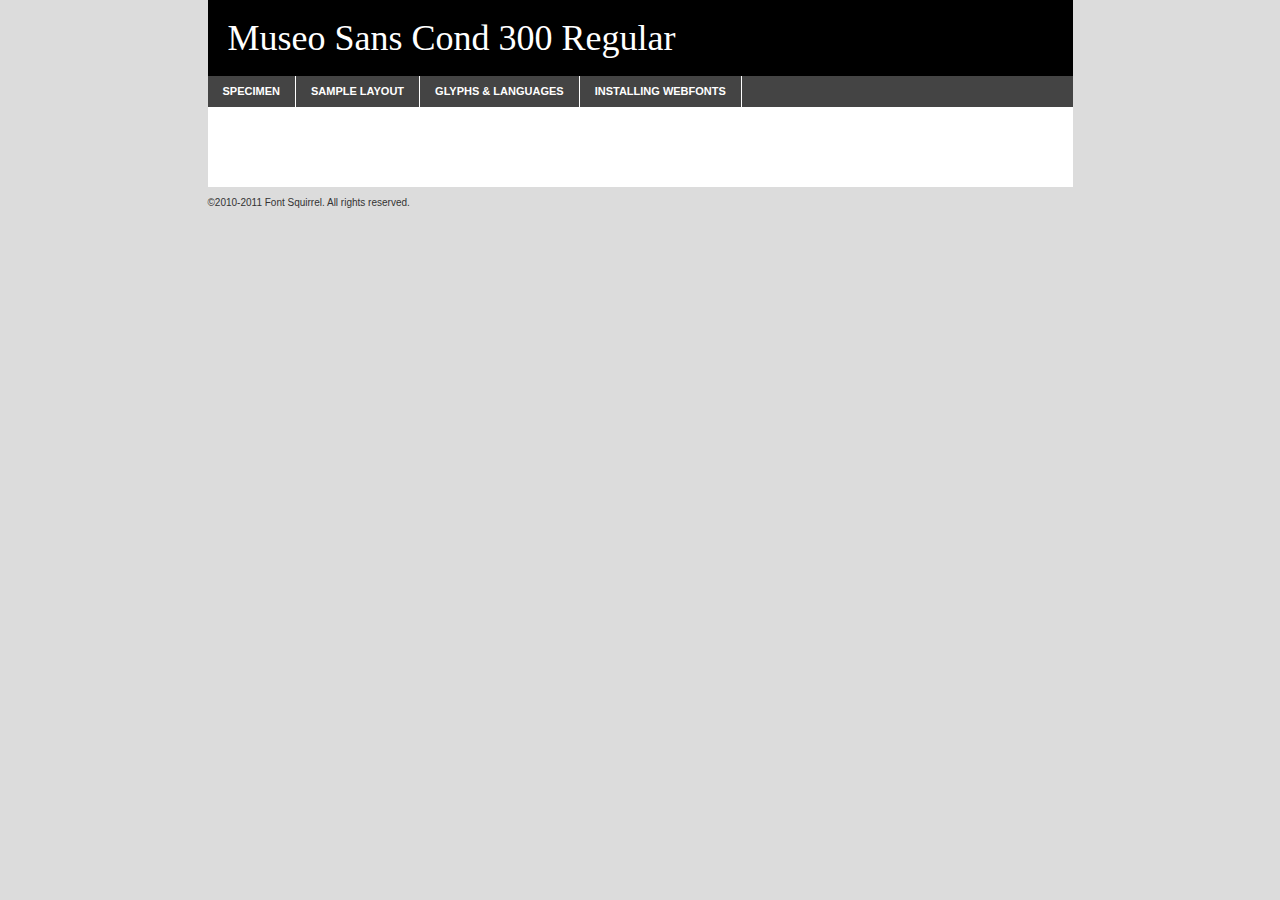
<file: fonts/museosanscnd-300-demo.html>
<!DOCTYPE html PUBLIC "-//W3C//DTD XHTML 1.0 Transitional//EN"
	"http://www.w3.org/TR/xhtml1/DTD/xhtml1-transitional.dtd">

<html xmlns="http://www.w3.org/1999/xhtml" xml:lang="en" lang="en">
<head>
	<meta http-equiv="Content-Type" content="text/html; charset=utf-8" />
	<script src="http://ajax.googleapis.com/ajax/libs/jquery/1.7.2/jquery.min.js" type="text/javascript" charset="utf-8"></script>
	<script src="specimen_files/easytabs.js" type="text/javascript" charset="utf-8"></script>
	<link rel="stylesheet" href="specimen_files/specimen_stylesheet.css" type="text/css" charset="utf-8" />
	<link rel="stylesheet" href="stylesheet.css" type="text/css" charset="utf-8" />

	<style type="text/css">
					body{
				font-family: 'museo_sans_cond300';
							}
		</style>

	<title>Museo Sans Cond 300 Regular Specimen</title>
	
	
	<script type="text/javascript" charset="utf-8">
		$(document).ready(function() {
			$('#container').easyTabs({defaultContent:1});
		});
	</script>
</head>

<body>
<div id="container">
	<div id="header">
		Museo Sans Cond 300 Regular	</div>
	<ul class="tabs">
		<li><a href="#specimen">Specimen</a></li>
		<li><a href="#layout">Sample Layout</a></li>
				<li><a href="#glyphs">Glyphs &amp; Languages</a></li>
		<li><a href="#installing">Installing Webfonts</a></li>
		
	</ul>
	
	<div id="main_content">

		
			<div id="specimen">
		
				<div class="section">
					<div class="grid12 firstcol">
						<div class="huge">AaBb</div>
					</div>
				</div>
		
				<div class="section">
					<div class="glyph_range">A&#x200B;B&#x200b;C&#x200b;D&#x200b;E&#x200b;F&#x200b;G&#x200b;H&#x200b;I&#x200b;J&#x200b;K&#x200b;L&#x200b;M&#x200b;N&#x200b;O&#x200b;P&#x200b;Q&#x200b;R&#x200b;S&#x200b;T&#x200b;U&#x200b;V&#x200b;W&#x200b;X&#x200b;Y&#x200b;Z&#x200b;a&#x200b;b&#x200b;c&#x200b;d&#x200b;e&#x200b;f&#x200b;g&#x200b;h&#x200b;i&#x200b;j&#x200b;k&#x200b;l&#x200b;m&#x200b;n&#x200b;o&#x200b;p&#x200b;q&#x200b;r&#x200b;s&#x200b;t&#x200b;u&#x200b;v&#x200b;w&#x200b;x&#x200b;y&#x200b;z&#x200b;1&#x200b;2&#x200b;3&#x200b;4&#x200b;5&#x200b;6&#x200b;7&#x200b;8&#x200b;9&#x200b;0&#x200b;&amp;&#x200b;.&#x200b;,&#x200b;?&#x200b;!&#x200b;&#64;&#x200b;(&#x200b;)&#x200b;#&#x200b;$&#x200b;%&#x200b;*&#x200b;+&#x200b;-&#x200b;=&#x200b;:&#x200b;;</div>
				</div>
				<div class="section">
					<div class="grid12 firstcol">
						<table class="sample_table">
							<tr><td>10</td><td class="size10">abcdefghijklmnopqrstuvwxyzABCDEFGHIJKLMNOPQRSTUVWXYZ0123456789abcdefghijklmnopqrstuvwxyzABCDEFGHIJKLMNOPQRSTUVWXYZ0123456789abcdefghijklmnopqrstuvwxyzABCDEFGHIJKLMNOPQRSTUVWXYZ</td></tr>
							<tr><td>11</td><td class="size11">abcdefghijklmnopqrstuvwxyzABCDEFGHIJKLMNOPQRSTUVWXYZ0123456789abcdefghijklmnopqrstuvwxyzABCDEFGHIJKLMNOPQRSTUVWXYZ0123456789abcdefghijklmnopqrstuvwxyzABCDEFGHIJKLMNOPQRSTUVWXYZ</td></tr>
							<tr><td>12</td><td class="size12">abcdefghijklmnopqrstuvwxyzABCDEFGHIJKLMNOPQRSTUVWXYZ0123456789abcdefghijklmnopqrstuvwxyzABCDEFGHIJKLMNOPQRSTUVWXYZ0123456789abcdefghijklmnopqrstuvwxyzABCDEFGHIJKLMNOPQRSTUVWXYZ</td></tr>
							<tr><td>13</td><td class="size13">abcdefghijklmnopqrstuvwxyzABCDEFGHIJKLMNOPQRSTUVWXYZ0123456789abcdefghijklmnopqrstuvwxyzABCDEFGHIJKLMNOPQRSTUVWXYZ0123456789abcdefghijklmnopqrstuvwxyzABCDEFGHIJKLMNOPQRSTUVWXYZ</td></tr>
							<tr><td>14</td><td class="size14">abcdefghijklmnopqrstuvwxyzABCDEFGHIJKLMNOPQRSTUVWXYZ0123456789abcdefghijklmnopqrstuvwxyzABCDEFGHIJKLMNOPQRSTUVWXYZ0123456789abcdefghijklmnopqrstuvwxyzABCDEFGHIJKLMNOPQRSTUVWXYZ</td></tr>
							<tr><td>16</td><td class="size16">abcdefghijklmnopqrstuvwxyzABCDEFGHIJKLMNOPQRSTUVWXYZ0123456789abcdefghijklmnopqrstuvwxyzABCDEFGHIJKLMNOPQRSTUVWXYZ</td></tr>
							<tr><td>18</td><td class="size18">abcdefghijklmnopqrstuvwxyzABCDEFGHIJKLMNOPQRSTUVWXYZ0123456789abcdefghijklmnopqrstuvwxyzABCDEFGHIJKLMNOPQRSTUVWXYZ</td></tr>
							<tr><td>20</td><td class="size20">abcdefghijklmnopqrstuvwxyzABCDEFGHIJKLMNOPQRSTUVWXYZ0123456789abcdefghijklmnopqrstuvwxyzABCDEFGHIJKLMNOPQRSTUVWXYZ</td></tr>
							<tr><td>24</td><td class="size24">abcdefghijklmnopqrstuvwxyzABCDEFGHIJKLMNOPQRSTUVWXYZ0123456789abcdefghijklmnopqrstuvwxyzABCDEFGHIJKLMNOPQRSTUVWXYZ</td></tr>
							<tr><td>30</td><td class="size30">abcdefghijklmnopqrstuvwxyzABCDEFGHIJKLMNOPQRSTUVWXYZ0123456789abcdefghijklmnopqrstuvwxyzABCDEFGHIJKLMNOPQRSTUVWXYZ</td></tr>
							<tr><td>36</td><td class="size36">abcdefghijklmnopqrstuvwxyzABCDEFGHIJKLMNOPQRSTUVWXYZ0123456789abcdefghijklmnopqrstuvwxyzABCDEFGHIJKLMNOPQRSTUVWXYZ</td></tr>
							<tr><td>48</td><td class="size48">abcdefghijklmnopqrstuvwxyzABCDEFGHIJKLMNOPQRSTUVWXYZ0123456789abcdefghijklmnopqrstuvwxyzABCDEFGHIJKLMNOPQRSTUVWXYZ</td></tr>
							<tr><td>60</td><td class="size60">abcdefghijklmnopqrstuvwxyzABCDEFGHIJKLMNOPQRSTUVWXYZ0123456789abcdefghijklmnopqrstuvwxyzABCDEFGHIJKLMNOPQRSTUVWXYZ</td></tr>
							<tr><td>72</td><td class="size72">abcdefghijklmnopqrstuvwxyzABCDEFGHIJKLMNOPQRSTUVWXYZ0123456789abcdefghijklmnopqrstuvwxyzABCDEFGHIJKLMNOPQRSTUVWXYZ</td></tr>
							<tr><td>90</td><td class="size90">abcdefghijklmnopqrstuvwxyzABCDEFGHIJKLMNOPQRSTUVWXYZ0123456789abcdefghijklmnopqrstuvwxyzABCDEFGHIJKLMNOPQRSTUVWXYZ</td></tr>
						</table>
				
					</div>
			
				</div>
		
		
		
								<div class="section" id="bodycomparison">


										<div id="xheight">
				<div class="fontbody">&#x25FC;&#x25FC;&#x25FC;&#x25FC;&#x25FC;&#x25FC;&#x25FC;&#x25FC;&#x25FC;&#x25FC;&#x25FC;&#x25FC;&#x25FC;&#x25FC;&#x25FC;&#x25FC;&#x25FC;&#x25FC;&#x25FC;&#x25FC;&#x25FC;&#x25FC;&#x25FC;&#x25FC;&#x25FC;&#x25FC;&#x25FC;&#x25FC;&#x25FC;&#x25FC;&#x25FC;&#x25FC;&#x25FC;&#x25FC;&#x25FC;&#x25FC;&#x25FC;&#x25FC;&#x25FC;&#x25FC;&#x25FC;&#x25FC;&#x25FC;&#x25FC;&#x25FC;&#x25FC;&#x25FC;&#x25FC;&#x25FC;&#x25FC;&#x25FC;&#x25FC;&#x25FC;&#x25FC;&#x25FC;&#x25FC;&#x25FC;&#x25FC;&#x25FC;&#x25FC;&#x25FC;&#x25FC;&#x25FC;&#x25FC;&#x25FC;&#x25FC;&#x25FC;&#x25FC;&#x25FC;&#x25FC;&#x25FC;&#x25FC;&#x25FC;&#x25FC;&#x25FC;&#x25FC;&#x25FC;&#x25FC;&#x25FC;&#x25FC;&#x25FC;&#x25FC;&#x25FC;&#x25FC;&#x25FC;&#x25FC;&#x25FC;&#x25FC;&#x25FC;&#x25FC;&#x25FC;&#x25FC;&#x25FC;&#x25FC;&#x25FC;&#x25FC;&#x25FC;&#x25FC;&#x25FC;body</div><div class="arialbody">body</div><div class="verdanabody">body</div><div class="georgiabody">body</div></div>
										<div class="fontbody" style="z-index:1">
											body<span>Museo Sans Cond 300 Regular</span>
										</div>
										<div class="arialbody" style="z-index:1">
											body<span>Arial</span>
										</div>
										<div class="verdanabody" style="z-index:1">
											body<span>Verdana</span>
										</div>
										<div class="georgiabody" style="z-index:1">
											body<span>Georgia</span>
										</div>



								</div>
		
		
				<div class="section psample psample_row1" id="">
					
					<div class="grid2 firstcol">
						<p class="size10"><span>10.</span>Aenean lacinia bibendum nulla sed consectetur. Fusce dapibus, tellus ac cursus commodo, tortor mauris condimentum nibh, ut fermentum massa justo sit amet risus. Nullam id dolor id nibh ultricies vehicula ut id elit. Cum sociis natoque penatibus et magnis dis parturient montes, nascetur ridiculus mus. Nulla vitae elit libero, a pharetra augue.</p>
			
					</div>
					<div class="grid3">
						<p class="size11"><span>11.</span>Aenean lacinia bibendum nulla sed consectetur. Fusce dapibus, tellus ac cursus commodo, tortor mauris condimentum nibh, ut fermentum massa justo sit amet risus. Nullam id dolor id nibh ultricies vehicula ut id elit. Cum sociis natoque penatibus et magnis dis parturient montes, nascetur ridiculus mus. Nulla vitae elit libero, a pharetra augue.</p>
			
					</div>
					<div class="grid3">
						<p class="size12"><span>12.</span>Aenean lacinia bibendum nulla sed consectetur. Fusce dapibus, tellus ac cursus commodo, tortor mauris condimentum nibh, ut fermentum massa justo sit amet risus. Nullam id dolor id nibh ultricies vehicula ut id elit. Cum sociis natoque penatibus et magnis dis parturient montes, nascetur ridiculus mus. Nulla vitae elit libero, a pharetra augue.</p>
			
					</div>
					<div class="grid4">
						<p class="size13"><span>13.</span>Aenean lacinia bibendum nulla sed consectetur. Fusce dapibus, tellus ac cursus commodo, tortor mauris condimentum nibh, ut fermentum massa justo sit amet risus. Nullam id dolor id nibh ultricies vehicula ut id elit. Cum sociis natoque penatibus et magnis dis parturient montes, nascetur ridiculus mus. Nulla vitae elit libero, a pharetra augue.</p>
			
					</div>
					<div class="white_blend"></div>
					
				</div>
				<div class="section psample psample_row2" id="">
					<div class="grid3 firstcol">
						<p class="size14"><span>14.</span>Aenean lacinia bibendum nulla sed consectetur. Fusce dapibus, tellus ac cursus commodo, tortor mauris condimentum nibh, ut fermentum massa justo sit amet risus. Nullam id dolor id nibh ultricies vehicula ut id elit. Cum sociis natoque penatibus et magnis dis parturient montes, nascetur ridiculus mus. Nulla vitae elit libero, a pharetra augue.</p>
			
					</div>
					<div class="grid4">
						<p class="size16"><span>16.</span>Aenean lacinia bibendum nulla sed consectetur. Fusce dapibus, tellus ac cursus commodo, tortor mauris condimentum nibh, ut fermentum massa justo sit amet risus. Nullam id dolor id nibh ultricies vehicula ut id elit. Cum sociis natoque penatibus et magnis dis parturient montes, nascetur ridiculus mus. Nulla vitae elit libero, a pharetra augue.</p>
			
					</div>
					<div class="grid5">
						<p class="size18"><span>18.</span>Aenean lacinia bibendum nulla sed consectetur. Fusce dapibus, tellus ac cursus commodo, tortor mauris condimentum nibh, ut fermentum massa justo sit amet risus. Nullam id dolor id nibh ultricies vehicula ut id elit. Cum sociis natoque penatibus et magnis dis parturient montes, nascetur ridiculus mus. Nulla vitae elit libero, a pharetra augue.</p>
			
					</div>

					<div class="white_blend"></div>

				</div>
				
				<div class="section psample psample_row3" id="">
					<div class="grid5 firstcol">
						<p class="size20"><span>20.</span>Aenean lacinia bibendum nulla sed consectetur. Fusce dapibus, tellus ac cursus commodo, tortor mauris condimentum nibh, ut fermentum massa justo sit amet risus. Nullam id dolor id nibh ultricies vehicula ut id elit. Cum sociis natoque penatibus et magnis dis parturient montes, nascetur ridiculus mus. Nulla vitae elit libero, a pharetra augue.</p>
					</div>
					<div class="grid7">
						<p class="size24"><span>24.</span>Aenean lacinia bibendum nulla sed consectetur. Fusce dapibus, tellus ac cursus commodo, tortor mauris condimentum nibh, ut fermentum massa justo sit amet risus. Nullam id dolor id nibh ultricies vehicula ut id elit. Cum sociis natoque penatibus et magnis dis parturient montes, nascetur ridiculus mus. Nulla vitae elit libero, a pharetra augue.</p>
					</div>
					
					<div class="white_blend"></div>
					
				</div>
				
				<div class="section psample psample_row4" id="">
					<div class="grid12 firstcol">
						<p class="size30"><span>30.</span>Aenean lacinia bibendum nulla sed consectetur. Fusce dapibus, tellus ac cursus commodo, tortor mauris condimentum nibh, ut fermentum massa justo sit amet risus. Nullam id dolor id nibh ultricies vehicula ut id elit. Cum sociis natoque penatibus et magnis dis parturient montes, nascetur ridiculus mus. Nulla vitae elit libero, a pharetra augue.</p>
					</div>
					<div class="white_blend"></div>
					
				</div>
				
				
				
				<div class="section psample psample_row1 fullreverse">
					<div class="grid2 firstcol">
						<p class="size10"><span>10.</span>Aenean lacinia bibendum nulla sed consectetur. Fusce dapibus, tellus ac cursus commodo, tortor mauris condimentum nibh, ut fermentum massa justo sit amet risus. Nullam id dolor id nibh ultricies vehicula ut id elit. Cum sociis natoque penatibus et magnis dis parturient montes, nascetur ridiculus mus. Nulla vitae elit libero, a pharetra augue.</p>
			
					</div>
					<div class="grid3">
						<p class="size11"><span>11.</span>Aenean lacinia bibendum nulla sed consectetur. Fusce dapibus, tellus ac cursus commodo, tortor mauris condimentum nibh, ut fermentum massa justo sit amet risus. Nullam id dolor id nibh ultricies vehicula ut id elit. Cum sociis natoque penatibus et magnis dis parturient montes, nascetur ridiculus mus. Nulla vitae elit libero, a pharetra augue.</p>
			
					</div>
					<div class="grid3">
						<p class="size12"><span>12.</span>Aenean lacinia bibendum nulla sed consectetur. Fusce dapibus, tellus ac cursus commodo, tortor mauris condimentum nibh, ut fermentum massa justo sit amet risus. Nullam id dolor id nibh ultricies vehicula ut id elit. Cum sociis natoque penatibus et magnis dis parturient montes, nascetur ridiculus mus. Nulla vitae elit libero, a pharetra augue.</p>
			
					</div>
					<div class="grid4">
						<p class="size13"><span>13.</span>Aenean lacinia bibendum nulla sed consectetur. Fusce dapibus, tellus ac cursus commodo, tortor mauris condimentum nibh, ut fermentum massa justo sit amet risus. Nullam id dolor id nibh ultricies vehicula ut id elit. Cum sociis natoque penatibus et magnis dis parturient montes, nascetur ridiculus mus. Nulla vitae elit libero, a pharetra augue.</p>
			
					</div>
					<div class="black_blend"></div>
					
				</div>
				
				<div class="section psample psample_row2 fullreverse">
					<div class="grid3 firstcol">
						<p class="size14"><span>14.</span>Aenean lacinia bibendum nulla sed consectetur. Fusce dapibus, tellus ac cursus commodo, tortor mauris condimentum nibh, ut fermentum massa justo sit amet risus. Nullam id dolor id nibh ultricies vehicula ut id elit. Cum sociis natoque penatibus et magnis dis parturient montes, nascetur ridiculus mus. Nulla vitae elit libero, a pharetra augue.</p>
			
					</div>
					<div class="grid4">
						<p class="size16"><span>16.</span>Aenean lacinia bibendum nulla sed consectetur. Fusce dapibus, tellus ac cursus commodo, tortor mauris condimentum nibh, ut fermentum massa justo sit amet risus. Nullam id dolor id nibh ultricies vehicula ut id elit. Cum sociis natoque penatibus et magnis dis parturient montes, nascetur ridiculus mus. Nulla vitae elit libero, a pharetra augue.</p>
			
					</div>
					<div class="grid5">
						<p class="size18"><span>18.</span>Aenean lacinia bibendum nulla sed consectetur. Fusce dapibus, tellus ac cursus commodo, tortor mauris condimentum nibh, ut fermentum massa justo sit amet risus. Nullam id dolor id nibh ultricies vehicula ut id elit. Cum sociis natoque penatibus et magnis dis parturient montes, nascetur ridiculus mus. Nulla vitae elit libero, a pharetra augue.</p>
			
					</div>
					<div class="black_blend"></div>

				</div>
				
				<div class="section psample fullreverse psample_row3" id="">
					<div class="grid5 firstcol">
						<p class="size20"><span>20.</span>Aenean lacinia bibendum nulla sed consectetur. Fusce dapibus, tellus ac cursus commodo, tortor mauris condimentum nibh, ut fermentum massa justo sit amet risus. Nullam id dolor id nibh ultricies vehicula ut id elit. Cum sociis natoque penatibus et magnis dis parturient montes, nascetur ridiculus mus. Nulla vitae elit libero, a pharetra augue.</p>
					</div>
					<div class="grid7">
						<p class="size24"><span>24.</span>Aenean lacinia bibendum nulla sed consectetur. Fusce dapibus, tellus ac cursus commodo, tortor mauris condimentum nibh, ut fermentum massa justo sit amet risus. Nullam id dolor id nibh ultricies vehicula ut id elit. Cum sociis natoque penatibus et magnis dis parturient montes, nascetur ridiculus mus. Nulla vitae elit libero, a pharetra augue.</p>
					</div>
					
					<div class="black_blend"></div>
					
				</div>
				
				<div class="section psample fullreverse psample_row4" id="" style="border-bottom: 20px #000 solid;">
					<div class="grid12 firstcol">
						<p class="size30"><span>30.</span>Aenean lacinia bibendum nulla sed consectetur. Fusce dapibus, tellus ac cursus commodo, tortor mauris condimentum nibh, ut fermentum massa justo sit amet risus. Nullam id dolor id nibh ultricies vehicula ut id elit. Cum sociis natoque penatibus et magnis dis parturient montes, nascetur ridiculus mus. Nulla vitae elit libero, a pharetra augue.</p>
					</div>
					<div class="black_blend"></div>
					
				</div>
				
				
				
				
			</div>
			
			<div id="layout">
				
				<div class="section">
					
					<div class="grid12 firstcol">
						<h1>Lorem Ipsum Dolor</h1>
						<h2>Etiam porta sem malesuada magna mollis euismod</h2>
						
						<p class="byline">By <a href="#link">Aenean Lacinia</a></p>
					</div>
				</div>
				<div class="section">
					<div class="grid8 firstcol">
						<p class="large">Donec sed odio dui. Morbi leo risus, porta ac consectetur ac, vestibulum at eros. Fusce dapibus, tellus ac cursus commodo, tortor mauris condimentum nibh, ut fermentum massa justo sit amet risus. </p>

						
						<h3>Pellentesque ornare sem</h3>

						<p>Maecenas sed diam eget risus varius blandit sit amet non magna. Maecenas faucibus mollis interdum. Donec ullamcorper nulla non metus auctor fringilla. Nullam id dolor id nibh ultricies vehicula ut id elit. Nullam id dolor id nibh ultricies vehicula ut id elit. </p>

						<p>Aenean eu leo quam. Pellentesque ornare sem lacinia quam venenatis vestibulum. Lorem ipsum dolor sit amet, consectetur adipiscing elit. Cum sociis natoque penatibus et magnis dis parturient montes, nascetur ridiculus mus. </p>

						<p>Nulla vitae elit libero, a pharetra augue. Praesent commodo cursus magna, vel scelerisque nisl consectetur et. Aenean lacinia bibendum nulla sed consectetur. </p>

						<p>Nullam quis risus eget urna mollis ornare vel eu leo. Nullam quis risus eget urna mollis ornare vel eu leo. Maecenas sed diam eget risus varius blandit sit amet non magna. Donec ullamcorper nulla non metus auctor fringilla. </p>

						<h3>Cras mattis consectetur</h3>

						<p>Aenean eu leo quam. Pellentesque ornare sem lacinia quam venenatis vestibulum. Aenean lacinia bibendum nulla sed consectetur. Integer posuere erat a ante venenatis dapibus posuere velit aliquet. Cras mattis consectetur purus sit amet fermentum. </p>

						<p>Nullam id dolor id nibh ultricies vehicula ut id elit. Nullam quis risus eget urna mollis ornare vel eu leo. Cras mattis consectetur purus sit amet fermentum.</p>
					</div>
					
					<div class="grid4 sidebar">
						
						<div class="box reverse">
							<p class="last">Nullam quis risus eget urna mollis ornare vel eu leo. Donec ullamcorper nulla non metus auctor fringilla. Cras mattis consectetur purus sit amet fermentum. Sed posuere consectetur est at lobortis. Lorem ipsum dolor sit amet, consectetur adipiscing elit. </p>
						</div>
						
						<p class="caption">Maecenas sed diam eget risus varius.</p>

						<p>Vestibulum id ligula porta felis euismod semper. Integer posuere erat a ante venenatis dapibus posuere velit aliquet. Vestibulum id ligula porta felis euismod semper. Sed posuere consectetur est at lobortis. Maecenas sed diam eget risus varius blandit sit amet non magna. Fusce dapibus, tellus ac cursus commodo, tortor mauris condimentum nibh, ut fermentum massa justo sit amet risus. </p>

					

						<p>Duis mollis, est non commodo luctus, nisi erat porttitor ligula, eget lacinia odio sem nec elit. Aenean lacinia bibendum nulla sed consectetur. Vivamus sagittis lacus vel augue laoreet rutrum faucibus dolor auctor. Aenean lacinia bibendum nulla sed consectetur. Nullam quis risus eget urna mollis ornare vel eu leo. </p>

						<p>Praesent commodo cursus magna, vel scelerisque nisl consectetur et. Donec ullamcorper nulla non metus auctor fringilla. Maecenas faucibus mollis interdum. Fusce dapibus, tellus ac cursus commodo, tortor mauris condimentum nibh, ut fermentum massa justo sit amet risus. </p>

					</div>
				</div>
				
			</div>


			



		<div id="glyphs">
			<div class="section">
				<div class="grid12 firstcol">
			
				<h1>Language Support</h1>
				<p>The subset of Museo Sans Cond 300 Regular in this kit supports the following languages:<br />
			
					Albanian, Basque, Breton, Chamorro, Danish, Dutch, English, Faroese, Finnish, French, Frisian, Galician, German, Icelandic, Italian, Malagasy, Norwegian, Portuguese, Spanish, Swedish				</p>
				<h1>Glyph Chart</h1>
				<p>The subset of Museo Sans Cond 300 Regular in this kit includes all the glyphs listed below. Unicode entities are included above each glyph to help you insert individual characters into your layout.</p>
				<div id="glyph_chart">
			
																				 <div><p>&amp;#32;</p>&#32;</div>
																				 <div><p>&amp;#33;</p>&#33;</div>
																				 <div><p>&amp;#34;</p>&#34;</div>
																				 <div><p>&amp;#35;</p>&#35;</div>
																				 <div><p>&amp;#36;</p>&#36;</div>
																				 <div><p>&amp;#37;</p>&#37;</div>
																				 <div><p>&amp;#38;</p>&#38;</div>
																				 <div><p>&amp;#39;</p>&#39;</div>
																				 <div><p>&amp;#40;</p>&#40;</div>
																				 <div><p>&amp;#41;</p>&#41;</div>
																				 <div><p>&amp;#42;</p>&#42;</div>
																				 <div><p>&amp;#43;</p>&#43;</div>
																				 <div><p>&amp;#44;</p>&#44;</div>
																				 <div><p>&amp;#45;</p>&#45;</div>
																				 <div><p>&amp;#46;</p>&#46;</div>
																				 <div><p>&amp;#47;</p>&#47;</div>
																				 <div><p>&amp;#48;</p>&#48;</div>
																				 <div><p>&amp;#49;</p>&#49;</div>
																				 <div><p>&amp;#50;</p>&#50;</div>
																				 <div><p>&amp;#51;</p>&#51;</div>
																				 <div><p>&amp;#52;</p>&#52;</div>
																				 <div><p>&amp;#53;</p>&#53;</div>
																				 <div><p>&amp;#54;</p>&#54;</div>
																				 <div><p>&amp;#55;</p>&#55;</div>
																				 <div><p>&amp;#56;</p>&#56;</div>
																				 <div><p>&amp;#57;</p>&#57;</div>
																				 <div><p>&amp;#58;</p>&#58;</div>
																				 <div><p>&amp;#59;</p>&#59;</div>
																				 <div><p>&amp;#60;</p>&#60;</div>
																				 <div><p>&amp;#61;</p>&#61;</div>
																				 <div><p>&amp;#62;</p>&#62;</div>
																				 <div><p>&amp;#63;</p>&#63;</div>
																				 <div><p>&amp;#64;</p>&#64;</div>
																				 <div><p>&amp;#65;</p>&#65;</div>
																				 <div><p>&amp;#66;</p>&#66;</div>
																				 <div><p>&amp;#67;</p>&#67;</div>
																				 <div><p>&amp;#68;</p>&#68;</div>
																				 <div><p>&amp;#69;</p>&#69;</div>
																				 <div><p>&amp;#70;</p>&#70;</div>
																				 <div><p>&amp;#71;</p>&#71;</div>
																				 <div><p>&amp;#72;</p>&#72;</div>
																				 <div><p>&amp;#73;</p>&#73;</div>
																				 <div><p>&amp;#74;</p>&#74;</div>
																				 <div><p>&amp;#75;</p>&#75;</div>
																				 <div><p>&amp;#76;</p>&#76;</div>
																				 <div><p>&amp;#77;</p>&#77;</div>
																				 <div><p>&amp;#78;</p>&#78;</div>
																				 <div><p>&amp;#79;</p>&#79;</div>
																				 <div><p>&amp;#80;</p>&#80;</div>
																				 <div><p>&amp;#81;</p>&#81;</div>
																				 <div><p>&amp;#82;</p>&#82;</div>
																				 <div><p>&amp;#83;</p>&#83;</div>
																				 <div><p>&amp;#84;</p>&#84;</div>
																				 <div><p>&amp;#85;</p>&#85;</div>
																				 <div><p>&amp;#86;</p>&#86;</div>
																				 <div><p>&amp;#87;</p>&#87;</div>
																				 <div><p>&amp;#88;</p>&#88;</div>
																				 <div><p>&amp;#89;</p>&#89;</div>
																				 <div><p>&amp;#90;</p>&#90;</div>
																				 <div><p>&amp;#91;</p>&#91;</div>
																				 <div><p>&amp;#92;</p>&#92;</div>
																				 <div><p>&amp;#93;</p>&#93;</div>
																				 <div><p>&amp;#94;</p>&#94;</div>
																				 <div><p>&amp;#95;</p>&#95;</div>
																				 <div><p>&amp;#96;</p>&#96;</div>
																				 <div><p>&amp;#97;</p>&#97;</div>
																				 <div><p>&amp;#98;</p>&#98;</div>
																				 <div><p>&amp;#99;</p>&#99;</div>
																				 <div><p>&amp;#100;</p>&#100;</div>
																				 <div><p>&amp;#101;</p>&#101;</div>
																				 <div><p>&amp;#102;</p>&#102;</div>
																				 <div><p>&amp;#103;</p>&#103;</div>
																				 <div><p>&amp;#104;</p>&#104;</div>
																				 <div><p>&amp;#105;</p>&#105;</div>
																				 <div><p>&amp;#106;</p>&#106;</div>
																				 <div><p>&amp;#107;</p>&#107;</div>
																				 <div><p>&amp;#108;</p>&#108;</div>
																				 <div><p>&amp;#109;</p>&#109;</div>
																				 <div><p>&amp;#110;</p>&#110;</div>
																				 <div><p>&amp;#111;</p>&#111;</div>
																				 <div><p>&amp;#112;</p>&#112;</div>
																				 <div><p>&amp;#113;</p>&#113;</div>
																				 <div><p>&amp;#114;</p>&#114;</div>
																				 <div><p>&amp;#115;</p>&#115;</div>
																				 <div><p>&amp;#116;</p>&#116;</div>
																				 <div><p>&amp;#117;</p>&#117;</div>
																				 <div><p>&amp;#118;</p>&#118;</div>
																				 <div><p>&amp;#119;</p>&#119;</div>
																				 <div><p>&amp;#120;</p>&#120;</div>
																				 <div><p>&amp;#121;</p>&#121;</div>
																				 <div><p>&amp;#122;</p>&#122;</div>
																				 <div><p>&amp;#123;</p>&#123;</div>
																				 <div><p>&amp;#124;</p>&#124;</div>
																				 <div><p>&amp;#125;</p>&#125;</div>
																				 <div><p>&amp;#126;</p>&#126;</div>
																				 <div><p>&amp;#160;</p>&#160;</div>
																				 <div><p>&amp;#161;</p>&#161;</div>
																				 <div><p>&amp;#162;</p>&#162;</div>
																				 <div><p>&amp;#163;</p>&#163;</div>
																				 <div><p>&amp;#165;</p>&#165;</div>
																				 <div><p>&amp;#167;</p>&#167;</div>
																				 <div><p>&amp;#168;</p>&#168;</div>
																				 <div><p>&amp;#169;</p>&#169;</div>
																				 <div><p>&amp;#170;</p>&#170;</div>
																				 <div><p>&amp;#171;</p>&#171;</div>
																				 <div><p>&amp;#172;</p>&#172;</div>
																				 <div><p>&amp;#173;</p>&#173;</div>
																				 <div><p>&amp;#174;</p>&#174;</div>
																				 <div><p>&amp;#175;</p>&#175;</div>
																				 <div><p>&amp;#176;</p>&#176;</div>
																				 <div><p>&amp;#177;</p>&#177;</div>
																				 <div><p>&amp;#178;</p>&#178;</div>
																				 <div><p>&amp;#179;</p>&#179;</div>
																				 <div><p>&amp;#180;</p>&#180;</div>
																				 <div><p>&amp;#182;</p>&#182;</div>
																				 <div><p>&amp;#183;</p>&#183;</div>
																				 <div><p>&amp;#184;</p>&#184;</div>
																				 <div><p>&amp;#185;</p>&#185;</div>
																				 <div><p>&amp;#186;</p>&#186;</div>
																				 <div><p>&amp;#187;</p>&#187;</div>
																				 <div><p>&amp;#188;</p>&#188;</div>
																				 <div><p>&amp;#189;</p>&#189;</div>
																				 <div><p>&amp;#190;</p>&#190;</div>
																				 <div><p>&amp;#191;</p>&#191;</div>
																				 <div><p>&amp;#192;</p>&#192;</div>
																				 <div><p>&amp;#193;</p>&#193;</div>
																				 <div><p>&amp;#194;</p>&#194;</div>
																				 <div><p>&amp;#195;</p>&#195;</div>
																				 <div><p>&amp;#196;</p>&#196;</div>
																				 <div><p>&amp;#197;</p>&#197;</div>
																				 <div><p>&amp;#198;</p>&#198;</div>
																				 <div><p>&amp;#199;</p>&#199;</div>
																				 <div><p>&amp;#200;</p>&#200;</div>
																				 <div><p>&amp;#201;</p>&#201;</div>
																				 <div><p>&amp;#202;</p>&#202;</div>
																				 <div><p>&amp;#203;</p>&#203;</div>
																				 <div><p>&amp;#204;</p>&#204;</div>
																				 <div><p>&amp;#205;</p>&#205;</div>
																				 <div><p>&amp;#206;</p>&#206;</div>
																				 <div><p>&amp;#207;</p>&#207;</div>
																				 <div><p>&amp;#208;</p>&#208;</div>
																				 <div><p>&amp;#209;</p>&#209;</div>
																				 <div><p>&amp;#210;</p>&#210;</div>
																				 <div><p>&amp;#211;</p>&#211;</div>
																				 <div><p>&amp;#212;</p>&#212;</div>
																				 <div><p>&amp;#213;</p>&#213;</div>
																				 <div><p>&amp;#214;</p>&#214;</div>
																				 <div><p>&amp;#215;</p>&#215;</div>
																				 <div><p>&amp;#216;</p>&#216;</div>
																				 <div><p>&amp;#217;</p>&#217;</div>
																				 <div><p>&amp;#218;</p>&#218;</div>
																				 <div><p>&amp;#219;</p>&#219;</div>
																				 <div><p>&amp;#220;</p>&#220;</div>
																				 <div><p>&amp;#221;</p>&#221;</div>
																				 <div><p>&amp;#222;</p>&#222;</div>
																				 <div><p>&amp;#223;</p>&#223;</div>
																				 <div><p>&amp;#224;</p>&#224;</div>
																				 <div><p>&amp;#225;</p>&#225;</div>
																				 <div><p>&amp;#226;</p>&#226;</div>
																				 <div><p>&amp;#227;</p>&#227;</div>
																				 <div><p>&amp;#228;</p>&#228;</div>
																				 <div><p>&amp;#229;</p>&#229;</div>
																				 <div><p>&amp;#230;</p>&#230;</div>
																				 <div><p>&amp;#231;</p>&#231;</div>
																				 <div><p>&amp;#232;</p>&#232;</div>
																				 <div><p>&amp;#233;</p>&#233;</div>
																				 <div><p>&amp;#234;</p>&#234;</div>
																				 <div><p>&amp;#235;</p>&#235;</div>
																				 <div><p>&amp;#236;</p>&#236;</div>
																				 <div><p>&amp;#237;</p>&#237;</div>
																				 <div><p>&amp;#238;</p>&#238;</div>
																				 <div><p>&amp;#239;</p>&#239;</div>
																				 <div><p>&amp;#240;</p>&#240;</div>
																				 <div><p>&amp;#241;</p>&#241;</div>
																				 <div><p>&amp;#242;</p>&#242;</div>
																				 <div><p>&amp;#243;</p>&#243;</div>
																				 <div><p>&amp;#244;</p>&#244;</div>
																				 <div><p>&amp;#245;</p>&#245;</div>
																				 <div><p>&amp;#246;</p>&#246;</div>
																				 <div><p>&amp;#247;</p>&#247;</div>
																				 <div><p>&amp;#248;</p>&#248;</div>
																				 <div><p>&amp;#249;</p>&#249;</div>
																				 <div><p>&amp;#250;</p>&#250;</div>
																				 <div><p>&amp;#251;</p>&#251;</div>
																				 <div><p>&amp;#252;</p>&#252;</div>
																				 <div><p>&amp;#253;</p>&#253;</div>
																				 <div><p>&amp;#254;</p>&#254;</div>
																				 <div><p>&amp;#255;</p>&#255;</div>
																				 <div><p>&amp;#338;</p>&#338;</div>
																				 <div><p>&amp;#339;</p>&#339;</div>
																				 <div><p>&amp;#376;</p>&#376;</div>
																				 <div><p>&amp;#710;</p>&#710;</div>
																				 <div><p>&amp;#732;</p>&#732;</div>
																				 <div><p>&amp;#8192;</p>&#8192;</div>
																				 <div><p>&amp;#8193;</p>&#8193;</div>
																				 <div><p>&amp;#8194;</p>&#8194;</div>
																				 <div><p>&amp;#8195;</p>&#8195;</div>
																				 <div><p>&amp;#8196;</p>&#8196;</div>
																				 <div><p>&amp;#8197;</p>&#8197;</div>
																				 <div><p>&amp;#8198;</p>&#8198;</div>
																				 <div><p>&amp;#8199;</p>&#8199;</div>
																				 <div><p>&amp;#8200;</p>&#8200;</div>
																				 <div><p>&amp;#8201;</p>&#8201;</div>
																				 <div><p>&amp;#8202;</p>&#8202;</div>
																				 <div><p>&amp;#8208;</p>&#8208;</div>
																				 <div><p>&amp;#8209;</p>&#8209;</div>
																				 <div><p>&amp;#8210;</p>&#8210;</div>
																				 <div><p>&amp;#8211;</p>&#8211;</div>
																				 <div><p>&amp;#8212;</p>&#8212;</div>
																				 <div><p>&amp;#8216;</p>&#8216;</div>
																				 <div><p>&amp;#8217;</p>&#8217;</div>
																				 <div><p>&amp;#8218;</p>&#8218;</div>
																				 <div><p>&amp;#8220;</p>&#8220;</div>
																				 <div><p>&amp;#8221;</p>&#8221;</div>
																				 <div><p>&amp;#8222;</p>&#8222;</div>
																				 <div><p>&amp;#8226;</p>&#8226;</div>
																				 <div><p>&amp;#8230;</p>&#8230;</div>
																				 <div><p>&amp;#8239;</p>&#8239;</div>
																				 <div><p>&amp;#8249;</p>&#8249;</div>
																				 <div><p>&amp;#8250;</p>&#8250;</div>
																				 <div><p>&amp;#8287;</p>&#8287;</div>
																				 <div><p>&amp;#8364;</p>&#8364;</div>
																				 <div><p>&amp;#8482;</p>&#8482;</div>
																				 <div><p>&amp;#9724;</p>&#9724;</div>
																				 <div><p>&amp;#64257;</p>&#64257;</div>
																				 <div><p>&amp;#64258;</p>&#64258;</div>
																				 <div><p>&amp;#64259;</p>&#64259;</div>
																				 <div><p>&amp;#64260;</p>&#64260;</div>
																																																</div>	
				</div>
		
		
			</div>
		</div>
		
		
		<div id="specs">
			
		</div>
	
		<div id="installing">
			<div class="section">
				<div class="grid7 firstcol">
					<h1>Installing Webfonts</h1>
					
					<p>Webfonts are supported by all major browser platforms but not all in the same way. There are currently four different font formats that must be included in order to target all browsers. This includes TTF, WOFF, EOT and SVG.</p>
					
					<h2>1. Upload your webfonts</h2>
					<p>You must upload your webfont kit to your website. They should be in or near the same directory as your CSS files.</p>
					
					<h2>2. Include the webfont stylesheet</h2>
					<p>A special CSS @font-face declaration helps the various browsers select the appropriate font it needs without causing you a bunch of headaches. Learn more about this syntax by reading the <a href="http://www.fontspring.com/blog/further-hardening-of-the-bulletproof-syntax">Fontspring blog post</a> about it. The code for it is as follows:</p>


<code>
@font-face{ 
	font-family: 'MyWebFont';
	src: url('WebFont.eot');
	src: url('WebFont.eot?#iefix') format('embedded-opentype'),
	     url('WebFont.woff') format('woff'),
	     url('WebFont.ttf') format('truetype'),
	     url('WebFont.svg#webfont') format('svg');
}
</code>

	<p>We've already gone ahead and generated the code for you. All you have to do is link to the stylesheet in your HTML, like this:</p>
	<code>&lt;link rel=&quot;stylesheet&quot; href=&quot;stylesheet.css&quot; type=&quot;text/css&quot; charset=&quot;utf-8&quot; /&gt;</code>

					<h2>3. Modify your own stylesheet</h2>
					<p>To take advantage of your new fonts, you must tell your stylesheet to use them. Look at the original @font-face declaration above and find the property called "font-family." The name linked there will be what you use to reference the font. Prepend that webfont name to the font stack in the "font-family" property, inside the selector you want to change. For example:</p>
<code>p { font-family: 'WebFont', Arial, sans-serif; }</code>

<h2>4. Test</h2>
<p>Getting webfonts to work cross-browser <em>can</em> be tricky. Use the information in the sidebar to help you if you find that fonts aren't loading in a particular browser.</p>
				</div>
				
				<div class="grid5 sidebar">
					<div class="box">
						<h2>Troubleshooting<br />Font-Face Problems</h2>
						<p>Having trouble getting your webfonts to load in your new website? Here are some tips to sort out what might be the problem.</p>

						<h3>Fonts not showing in any browser</h3>

						<p>This sounds like you need to work on the plumbing. You either did not upload the fonts to the correct directory, or you did not link the fonts properly in the CSS. If you've confirmed that all this is correct and you still have a problem, take a look at your .htaccess file and see if requests are getting intercepted.</p>

						<h3>Fonts not loading in iPhone or iPad</h3>

						<p>The most common problem here is that you are serving the fonts from an IIS server. IIS refuses to serve files that have unknown MIME types. If that is the case, you must set the MIME type for SVG to "image/svg+xml" in the server settings. Follow these instructions from Microsoft if you need help.</p>

						<h3>Fonts not loading in Firefox</h3>

						<p>The primary reason for this failure? You are still using a version Firefox older than 3.5. So upgrade already! If that isn't it, then you are very likely serving fonts from a different domain. Firefox requires that all font assets be served from the same domain. Lastly it is possible that you need to add WOFF to your list of MIME types (if you are serving via IIS.)</p>

						<h3>Fonts not loading in IE</h3>

						<p>Are you looking at Internet Explorer on an actual Windows machine or are you cheating by using a service like Adobe BrowserLab? Many of these screenshot services do not render @font-face for IE. Best to test it on a real machine.</p>

						<h3>Fonts not loading in IE9</h3>

						<p>IE9, like Firefox, requires that fonts be served from the same domain as the website. Make sure that is the case.</p>
					</div>
				</div>
			</div>
			
		</div>
	
	</div>
	<div id="footer">
		<p>&copy;2010-2011 Font Squirrel. All rights reserved.</p>
	</div>
</div>
</body>
</html>
</file>
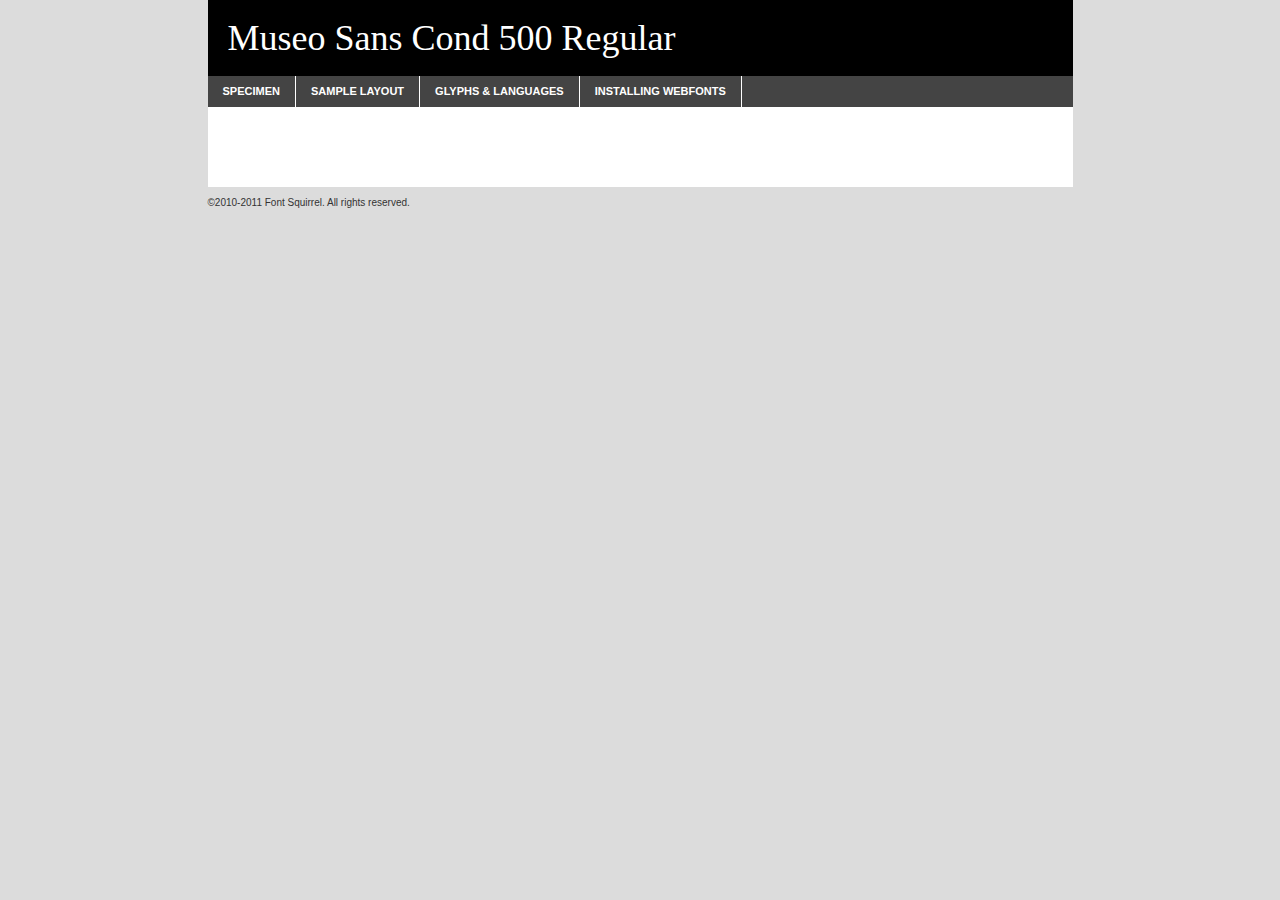
<file: fonts/museosanscnd-500-demo.html>
<!DOCTYPE html PUBLIC "-//W3C//DTD XHTML 1.0 Transitional//EN"
	"http://www.w3.org/TR/xhtml1/DTD/xhtml1-transitional.dtd">

<html xmlns="http://www.w3.org/1999/xhtml" xml:lang="en" lang="en">
<head>
	<meta http-equiv="Content-Type" content="text/html; charset=utf-8" />
	<script src="http://ajax.googleapis.com/ajax/libs/jquery/1.7.2/jquery.min.js" type="text/javascript" charset="utf-8"></script>
	<script src="specimen_files/easytabs.js" type="text/javascript" charset="utf-8"></script>
	<link rel="stylesheet" href="specimen_files/specimen_stylesheet.css" type="text/css" charset="utf-8" />
	<link rel="stylesheet" href="stylesheet.css" type="text/css" charset="utf-8" />

	<style type="text/css">
					body{
				font-family: 'museo_sans_cond500';
							}
		</style>

	<title>Museo Sans Cond 500 Regular Specimen</title>
	
	
	<script type="text/javascript" charset="utf-8">
		$(document).ready(function() {
			$('#container').easyTabs({defaultContent:1});
		});
	</script>
</head>

<body>
<div id="container">
	<div id="header">
		Museo Sans Cond 500 Regular	</div>
	<ul class="tabs">
		<li><a href="#specimen">Specimen</a></li>
		<li><a href="#layout">Sample Layout</a></li>
				<li><a href="#glyphs">Glyphs &amp; Languages</a></li>
		<li><a href="#installing">Installing Webfonts</a></li>
		
	</ul>
	
	<div id="main_content">

		
			<div id="specimen">
		
				<div class="section">
					<div class="grid12 firstcol">
						<div class="huge">AaBb</div>
					</div>
				</div>
		
				<div class="section">
					<div class="glyph_range">A&#x200B;B&#x200b;C&#x200b;D&#x200b;E&#x200b;F&#x200b;G&#x200b;H&#x200b;I&#x200b;J&#x200b;K&#x200b;L&#x200b;M&#x200b;N&#x200b;O&#x200b;P&#x200b;Q&#x200b;R&#x200b;S&#x200b;T&#x200b;U&#x200b;V&#x200b;W&#x200b;X&#x200b;Y&#x200b;Z&#x200b;a&#x200b;b&#x200b;c&#x200b;d&#x200b;e&#x200b;f&#x200b;g&#x200b;h&#x200b;i&#x200b;j&#x200b;k&#x200b;l&#x200b;m&#x200b;n&#x200b;o&#x200b;p&#x200b;q&#x200b;r&#x200b;s&#x200b;t&#x200b;u&#x200b;v&#x200b;w&#x200b;x&#x200b;y&#x200b;z&#x200b;1&#x200b;2&#x200b;3&#x200b;4&#x200b;5&#x200b;6&#x200b;7&#x200b;8&#x200b;9&#x200b;0&#x200b;&amp;&#x200b;.&#x200b;,&#x200b;?&#x200b;!&#x200b;&#64;&#x200b;(&#x200b;)&#x200b;#&#x200b;$&#x200b;%&#x200b;*&#x200b;+&#x200b;-&#x200b;=&#x200b;:&#x200b;;</div>
				</div>
				<div class="section">
					<div class="grid12 firstcol">
						<table class="sample_table">
							<tr><td>10</td><td class="size10">abcdefghijklmnopqrstuvwxyzABCDEFGHIJKLMNOPQRSTUVWXYZ0123456789abcdefghijklmnopqrstuvwxyzABCDEFGHIJKLMNOPQRSTUVWXYZ0123456789abcdefghijklmnopqrstuvwxyzABCDEFGHIJKLMNOPQRSTUVWXYZ</td></tr>
							<tr><td>11</td><td class="size11">abcdefghijklmnopqrstuvwxyzABCDEFGHIJKLMNOPQRSTUVWXYZ0123456789abcdefghijklmnopqrstuvwxyzABCDEFGHIJKLMNOPQRSTUVWXYZ0123456789abcdefghijklmnopqrstuvwxyzABCDEFGHIJKLMNOPQRSTUVWXYZ</td></tr>
							<tr><td>12</td><td class="size12">abcdefghijklmnopqrstuvwxyzABCDEFGHIJKLMNOPQRSTUVWXYZ0123456789abcdefghijklmnopqrstuvwxyzABCDEFGHIJKLMNOPQRSTUVWXYZ0123456789abcdefghijklmnopqrstuvwxyzABCDEFGHIJKLMNOPQRSTUVWXYZ</td></tr>
							<tr><td>13</td><td class="size13">abcdefghijklmnopqrstuvwxyzABCDEFGHIJKLMNOPQRSTUVWXYZ0123456789abcdefghijklmnopqrstuvwxyzABCDEFGHIJKLMNOPQRSTUVWXYZ0123456789abcdefghijklmnopqrstuvwxyzABCDEFGHIJKLMNOPQRSTUVWXYZ</td></tr>
							<tr><td>14</td><td class="size14">abcdefghijklmnopqrstuvwxyzABCDEFGHIJKLMNOPQRSTUVWXYZ0123456789abcdefghijklmnopqrstuvwxyzABCDEFGHIJKLMNOPQRSTUVWXYZ0123456789abcdefghijklmnopqrstuvwxyzABCDEFGHIJKLMNOPQRSTUVWXYZ</td></tr>
							<tr><td>16</td><td class="size16">abcdefghijklmnopqrstuvwxyzABCDEFGHIJKLMNOPQRSTUVWXYZ0123456789abcdefghijklmnopqrstuvwxyzABCDEFGHIJKLMNOPQRSTUVWXYZ</td></tr>
							<tr><td>18</td><td class="size18">abcdefghijklmnopqrstuvwxyzABCDEFGHIJKLMNOPQRSTUVWXYZ0123456789abcdefghijklmnopqrstuvwxyzABCDEFGHIJKLMNOPQRSTUVWXYZ</td></tr>
							<tr><td>20</td><td class="size20">abcdefghijklmnopqrstuvwxyzABCDEFGHIJKLMNOPQRSTUVWXYZ0123456789abcdefghijklmnopqrstuvwxyzABCDEFGHIJKLMNOPQRSTUVWXYZ</td></tr>
							<tr><td>24</td><td class="size24">abcdefghijklmnopqrstuvwxyzABCDEFGHIJKLMNOPQRSTUVWXYZ0123456789abcdefghijklmnopqrstuvwxyzABCDEFGHIJKLMNOPQRSTUVWXYZ</td></tr>
							<tr><td>30</td><td class="size30">abcdefghijklmnopqrstuvwxyzABCDEFGHIJKLMNOPQRSTUVWXYZ0123456789abcdefghijklmnopqrstuvwxyzABCDEFGHIJKLMNOPQRSTUVWXYZ</td></tr>
							<tr><td>36</td><td class="size36">abcdefghijklmnopqrstuvwxyzABCDEFGHIJKLMNOPQRSTUVWXYZ0123456789abcdefghijklmnopqrstuvwxyzABCDEFGHIJKLMNOPQRSTUVWXYZ</td></tr>
							<tr><td>48</td><td class="size48">abcdefghijklmnopqrstuvwxyzABCDEFGHIJKLMNOPQRSTUVWXYZ0123456789abcdefghijklmnopqrstuvwxyzABCDEFGHIJKLMNOPQRSTUVWXYZ</td></tr>
							<tr><td>60</td><td class="size60">abcdefghijklmnopqrstuvwxyzABCDEFGHIJKLMNOPQRSTUVWXYZ0123456789abcdefghijklmnopqrstuvwxyzABCDEFGHIJKLMNOPQRSTUVWXYZ</td></tr>
							<tr><td>72</td><td class="size72">abcdefghijklmnopqrstuvwxyzABCDEFGHIJKLMNOPQRSTUVWXYZ0123456789abcdefghijklmnopqrstuvwxyzABCDEFGHIJKLMNOPQRSTUVWXYZ</td></tr>
							<tr><td>90</td><td class="size90">abcdefghijklmnopqrstuvwxyzABCDEFGHIJKLMNOPQRSTUVWXYZ0123456789abcdefghijklmnopqrstuvwxyzABCDEFGHIJKLMNOPQRSTUVWXYZ</td></tr>
						</table>
				
					</div>
			
				</div>
		
		
		
								<div class="section" id="bodycomparison">


										<div id="xheight">
				<div class="fontbody">&#x25FC;&#x25FC;&#x25FC;&#x25FC;&#x25FC;&#x25FC;&#x25FC;&#x25FC;&#x25FC;&#x25FC;&#x25FC;&#x25FC;&#x25FC;&#x25FC;&#x25FC;&#x25FC;&#x25FC;&#x25FC;&#x25FC;&#x25FC;&#x25FC;&#x25FC;&#x25FC;&#x25FC;&#x25FC;&#x25FC;&#x25FC;&#x25FC;&#x25FC;&#x25FC;&#x25FC;&#x25FC;&#x25FC;&#x25FC;&#x25FC;&#x25FC;&#x25FC;&#x25FC;&#x25FC;&#x25FC;&#x25FC;&#x25FC;&#x25FC;&#x25FC;&#x25FC;&#x25FC;&#x25FC;&#x25FC;&#x25FC;&#x25FC;&#x25FC;&#x25FC;&#x25FC;&#x25FC;&#x25FC;&#x25FC;&#x25FC;&#x25FC;&#x25FC;&#x25FC;&#x25FC;&#x25FC;&#x25FC;&#x25FC;&#x25FC;&#x25FC;&#x25FC;&#x25FC;&#x25FC;&#x25FC;&#x25FC;&#x25FC;&#x25FC;&#x25FC;&#x25FC;&#x25FC;&#x25FC;&#x25FC;&#x25FC;&#x25FC;&#x25FC;&#x25FC;&#x25FC;&#x25FC;&#x25FC;&#x25FC;&#x25FC;&#x25FC;&#x25FC;&#x25FC;&#x25FC;&#x25FC;&#x25FC;&#x25FC;&#x25FC;&#x25FC;&#x25FC;&#x25FC;&#x25FC;body</div><div class="arialbody">body</div><div class="verdanabody">body</div><div class="georgiabody">body</div></div>
										<div class="fontbody" style="z-index:1">
											body<span>Museo Sans Cond 500 Regular</span>
										</div>
										<div class="arialbody" style="z-index:1">
											body<span>Arial</span>
										</div>
										<div class="verdanabody" style="z-index:1">
											body<span>Verdana</span>
										</div>
										<div class="georgiabody" style="z-index:1">
											body<span>Georgia</span>
										</div>



								</div>
		
		
				<div class="section psample psample_row1" id="">
					
					<div class="grid2 firstcol">
						<p class="size10"><span>10.</span>Aenean lacinia bibendum nulla sed consectetur. Fusce dapibus, tellus ac cursus commodo, tortor mauris condimentum nibh, ut fermentum massa justo sit amet risus. Nullam id dolor id nibh ultricies vehicula ut id elit. Cum sociis natoque penatibus et magnis dis parturient montes, nascetur ridiculus mus. Nulla vitae elit libero, a pharetra augue.</p>
			
					</div>
					<div class="grid3">
						<p class="size11"><span>11.</span>Aenean lacinia bibendum nulla sed consectetur. Fusce dapibus, tellus ac cursus commodo, tortor mauris condimentum nibh, ut fermentum massa justo sit amet risus. Nullam id dolor id nibh ultricies vehicula ut id elit. Cum sociis natoque penatibus et magnis dis parturient montes, nascetur ridiculus mus. Nulla vitae elit libero, a pharetra augue.</p>
			
					</div>
					<div class="grid3">
						<p class="size12"><span>12.</span>Aenean lacinia bibendum nulla sed consectetur. Fusce dapibus, tellus ac cursus commodo, tortor mauris condimentum nibh, ut fermentum massa justo sit amet risus. Nullam id dolor id nibh ultricies vehicula ut id elit. Cum sociis natoque penatibus et magnis dis parturient montes, nascetur ridiculus mus. Nulla vitae elit libero, a pharetra augue.</p>
			
					</div>
					<div class="grid4">
						<p class="size13"><span>13.</span>Aenean lacinia bibendum nulla sed consectetur. Fusce dapibus, tellus ac cursus commodo, tortor mauris condimentum nibh, ut fermentum massa justo sit amet risus. Nullam id dolor id nibh ultricies vehicula ut id elit. Cum sociis natoque penatibus et magnis dis parturient montes, nascetur ridiculus mus. Nulla vitae elit libero, a pharetra augue.</p>
			
					</div>
					<div class="white_blend"></div>
					
				</div>
				<div class="section psample psample_row2" id="">
					<div class="grid3 firstcol">
						<p class="size14"><span>14.</span>Aenean lacinia bibendum nulla sed consectetur. Fusce dapibus, tellus ac cursus commodo, tortor mauris condimentum nibh, ut fermentum massa justo sit amet risus. Nullam id dolor id nibh ultricies vehicula ut id elit. Cum sociis natoque penatibus et magnis dis parturient montes, nascetur ridiculus mus. Nulla vitae elit libero, a pharetra augue.</p>
			
					</div>
					<div class="grid4">
						<p class="size16"><span>16.</span>Aenean lacinia bibendum nulla sed consectetur. Fusce dapibus, tellus ac cursus commodo, tortor mauris condimentum nibh, ut fermentum massa justo sit amet risus. Nullam id dolor id nibh ultricies vehicula ut id elit. Cum sociis natoque penatibus et magnis dis parturient montes, nascetur ridiculus mus. Nulla vitae elit libero, a pharetra augue.</p>
			
					</div>
					<div class="grid5">
						<p class="size18"><span>18.</span>Aenean lacinia bibendum nulla sed consectetur. Fusce dapibus, tellus ac cursus commodo, tortor mauris condimentum nibh, ut fermentum massa justo sit amet risus. Nullam id dolor id nibh ultricies vehicula ut id elit. Cum sociis natoque penatibus et magnis dis parturient montes, nascetur ridiculus mus. Nulla vitae elit libero, a pharetra augue.</p>
			
					</div>

					<div class="white_blend"></div>

				</div>
				
				<div class="section psample psample_row3" id="">
					<div class="grid5 firstcol">
						<p class="size20"><span>20.</span>Aenean lacinia bibendum nulla sed consectetur. Fusce dapibus, tellus ac cursus commodo, tortor mauris condimentum nibh, ut fermentum massa justo sit amet risus. Nullam id dolor id nibh ultricies vehicula ut id elit. Cum sociis natoque penatibus et magnis dis parturient montes, nascetur ridiculus mus. Nulla vitae elit libero, a pharetra augue.</p>
					</div>
					<div class="grid7">
						<p class="size24"><span>24.</span>Aenean lacinia bibendum nulla sed consectetur. Fusce dapibus, tellus ac cursus commodo, tortor mauris condimentum nibh, ut fermentum massa justo sit amet risus. Nullam id dolor id nibh ultricies vehicula ut id elit. Cum sociis natoque penatibus et magnis dis parturient montes, nascetur ridiculus mus. Nulla vitae elit libero, a pharetra augue.</p>
					</div>
					
					<div class="white_blend"></div>
					
				</div>
				
				<div class="section psample psample_row4" id="">
					<div class="grid12 firstcol">
						<p class="size30"><span>30.</span>Aenean lacinia bibendum nulla sed consectetur. Fusce dapibus, tellus ac cursus commodo, tortor mauris condimentum nibh, ut fermentum massa justo sit amet risus. Nullam id dolor id nibh ultricies vehicula ut id elit. Cum sociis natoque penatibus et magnis dis parturient montes, nascetur ridiculus mus. Nulla vitae elit libero, a pharetra augue.</p>
					</div>
					<div class="white_blend"></div>
					
				</div>
				
				
				
				<div class="section psample psample_row1 fullreverse">
					<div class="grid2 firstcol">
						<p class="size10"><span>10.</span>Aenean lacinia bibendum nulla sed consectetur. Fusce dapibus, tellus ac cursus commodo, tortor mauris condimentum nibh, ut fermentum massa justo sit amet risus. Nullam id dolor id nibh ultricies vehicula ut id elit. Cum sociis natoque penatibus et magnis dis parturient montes, nascetur ridiculus mus. Nulla vitae elit libero, a pharetra augue.</p>
			
					</div>
					<div class="grid3">
						<p class="size11"><span>11.</span>Aenean lacinia bibendum nulla sed consectetur. Fusce dapibus, tellus ac cursus commodo, tortor mauris condimentum nibh, ut fermentum massa justo sit amet risus. Nullam id dolor id nibh ultricies vehicula ut id elit. Cum sociis natoque penatibus et magnis dis parturient montes, nascetur ridiculus mus. Nulla vitae elit libero, a pharetra augue.</p>
			
					</div>
					<div class="grid3">
						<p class="size12"><span>12.</span>Aenean lacinia bibendum nulla sed consectetur. Fusce dapibus, tellus ac cursus commodo, tortor mauris condimentum nibh, ut fermentum massa justo sit amet risus. Nullam id dolor id nibh ultricies vehicula ut id elit. Cum sociis natoque penatibus et magnis dis parturient montes, nascetur ridiculus mus. Nulla vitae elit libero, a pharetra augue.</p>
			
					</div>
					<div class="grid4">
						<p class="size13"><span>13.</span>Aenean lacinia bibendum nulla sed consectetur. Fusce dapibus, tellus ac cursus commodo, tortor mauris condimentum nibh, ut fermentum massa justo sit amet risus. Nullam id dolor id nibh ultricies vehicula ut id elit. Cum sociis natoque penatibus et magnis dis parturient montes, nascetur ridiculus mus. Nulla vitae elit libero, a pharetra augue.</p>
			
					</div>
					<div class="black_blend"></div>
					
				</div>
				
				<div class="section psample psample_row2 fullreverse">
					<div class="grid3 firstcol">
						<p class="size14"><span>14.</span>Aenean lacinia bibendum nulla sed consectetur. Fusce dapibus, tellus ac cursus commodo, tortor mauris condimentum nibh, ut fermentum massa justo sit amet risus. Nullam id dolor id nibh ultricies vehicula ut id elit. Cum sociis natoque penatibus et magnis dis parturient montes, nascetur ridiculus mus. Nulla vitae elit libero, a pharetra augue.</p>
			
					</div>
					<div class="grid4">
						<p class="size16"><span>16.</span>Aenean lacinia bibendum nulla sed consectetur. Fusce dapibus, tellus ac cursus commodo, tortor mauris condimentum nibh, ut fermentum massa justo sit amet risus. Nullam id dolor id nibh ultricies vehicula ut id elit. Cum sociis natoque penatibus et magnis dis parturient montes, nascetur ridiculus mus. Nulla vitae elit libero, a pharetra augue.</p>
			
					</div>
					<div class="grid5">
						<p class="size18"><span>18.</span>Aenean lacinia bibendum nulla sed consectetur. Fusce dapibus, tellus ac cursus commodo, tortor mauris condimentum nibh, ut fermentum massa justo sit amet risus. Nullam id dolor id nibh ultricies vehicula ut id elit. Cum sociis natoque penatibus et magnis dis parturient montes, nascetur ridiculus mus. Nulla vitae elit libero, a pharetra augue.</p>
			
					</div>
					<div class="black_blend"></div>

				</div>
				
				<div class="section psample fullreverse psample_row3" id="">
					<div class="grid5 firstcol">
						<p class="size20"><span>20.</span>Aenean lacinia bibendum nulla sed consectetur. Fusce dapibus, tellus ac cursus commodo, tortor mauris condimentum nibh, ut fermentum massa justo sit amet risus. Nullam id dolor id nibh ultricies vehicula ut id elit. Cum sociis natoque penatibus et magnis dis parturient montes, nascetur ridiculus mus. Nulla vitae elit libero, a pharetra augue.</p>
					</div>
					<div class="grid7">
						<p class="size24"><span>24.</span>Aenean lacinia bibendum nulla sed consectetur. Fusce dapibus, tellus ac cursus commodo, tortor mauris condimentum nibh, ut fermentum massa justo sit amet risus. Nullam id dolor id nibh ultricies vehicula ut id elit. Cum sociis natoque penatibus et magnis dis parturient montes, nascetur ridiculus mus. Nulla vitae elit libero, a pharetra augue.</p>
					</div>
					
					<div class="black_blend"></div>
					
				</div>
				
				<div class="section psample fullreverse psample_row4" id="" style="border-bottom: 20px #000 solid;">
					<div class="grid12 firstcol">
						<p class="size30"><span>30.</span>Aenean lacinia bibendum nulla sed consectetur. Fusce dapibus, tellus ac cursus commodo, tortor mauris condimentum nibh, ut fermentum massa justo sit amet risus. Nullam id dolor id nibh ultricies vehicula ut id elit. Cum sociis natoque penatibus et magnis dis parturient montes, nascetur ridiculus mus. Nulla vitae elit libero, a pharetra augue.</p>
					</div>
					<div class="black_blend"></div>
					
				</div>
				
				
				
				
			</div>
			
			<div id="layout">
				
				<div class="section">
					
					<div class="grid12 firstcol">
						<h1>Lorem Ipsum Dolor</h1>
						<h2>Etiam porta sem malesuada magna mollis euismod</h2>
						
						<p class="byline">By <a href="#link">Aenean Lacinia</a></p>
					</div>
				</div>
				<div class="section">
					<div class="grid8 firstcol">
						<p class="large">Donec sed odio dui. Morbi leo risus, porta ac consectetur ac, vestibulum at eros. Fusce dapibus, tellus ac cursus commodo, tortor mauris condimentum nibh, ut fermentum massa justo sit amet risus. </p>

						
						<h3>Pellentesque ornare sem</h3>

						<p>Maecenas sed diam eget risus varius blandit sit amet non magna. Maecenas faucibus mollis interdum. Donec ullamcorper nulla non metus auctor fringilla. Nullam id dolor id nibh ultricies vehicula ut id elit. Nullam id dolor id nibh ultricies vehicula ut id elit. </p>

						<p>Aenean eu leo quam. Pellentesque ornare sem lacinia quam venenatis vestibulum. Lorem ipsum dolor sit amet, consectetur adipiscing elit. Cum sociis natoque penatibus et magnis dis parturient montes, nascetur ridiculus mus. </p>

						<p>Nulla vitae elit libero, a pharetra augue. Praesent commodo cursus magna, vel scelerisque nisl consectetur et. Aenean lacinia bibendum nulla sed consectetur. </p>

						<p>Nullam quis risus eget urna mollis ornare vel eu leo. Nullam quis risus eget urna mollis ornare vel eu leo. Maecenas sed diam eget risus varius blandit sit amet non magna. Donec ullamcorper nulla non metus auctor fringilla. </p>

						<h3>Cras mattis consectetur</h3>

						<p>Aenean eu leo quam. Pellentesque ornare sem lacinia quam venenatis vestibulum. Aenean lacinia bibendum nulla sed consectetur. Integer posuere erat a ante venenatis dapibus posuere velit aliquet. Cras mattis consectetur purus sit amet fermentum. </p>

						<p>Nullam id dolor id nibh ultricies vehicula ut id elit. Nullam quis risus eget urna mollis ornare vel eu leo. Cras mattis consectetur purus sit amet fermentum.</p>
					</div>
					
					<div class="grid4 sidebar">
						
						<div class="box reverse">
							<p class="last">Nullam quis risus eget urna mollis ornare vel eu leo. Donec ullamcorper nulla non metus auctor fringilla. Cras mattis consectetur purus sit amet fermentum. Sed posuere consectetur est at lobortis. Lorem ipsum dolor sit amet, consectetur adipiscing elit. </p>
						</div>
						
						<p class="caption">Maecenas sed diam eget risus varius.</p>

						<p>Vestibulum id ligula porta felis euismod semper. Integer posuere erat a ante venenatis dapibus posuere velit aliquet. Vestibulum id ligula porta felis euismod semper. Sed posuere consectetur est at lobortis. Maecenas sed diam eget risus varius blandit sit amet non magna. Fusce dapibus, tellus ac cursus commodo, tortor mauris condimentum nibh, ut fermentum massa justo sit amet risus. </p>

					

						<p>Duis mollis, est non commodo luctus, nisi erat porttitor ligula, eget lacinia odio sem nec elit. Aenean lacinia bibendum nulla sed consectetur. Vivamus sagittis lacus vel augue laoreet rutrum faucibus dolor auctor. Aenean lacinia bibendum nulla sed consectetur. Nullam quis risus eget urna mollis ornare vel eu leo. </p>

						<p>Praesent commodo cursus magna, vel scelerisque nisl consectetur et. Donec ullamcorper nulla non metus auctor fringilla. Maecenas faucibus mollis interdum. Fusce dapibus, tellus ac cursus commodo, tortor mauris condimentum nibh, ut fermentum massa justo sit amet risus. </p>

					</div>
				</div>
				
			</div>


			



		<div id="glyphs">
			<div class="section">
				<div class="grid12 firstcol">
			
				<h1>Language Support</h1>
				<p>The subset of Museo Sans Cond 500 Regular in this kit supports the following languages:<br />
			
					Albanian, Basque, Breton, Chamorro, Danish, Dutch, English, Faroese, Finnish, French, Frisian, Galician, German, Icelandic, Italian, Malagasy, Norwegian, Portuguese, Spanish, Swedish				</p>
				<h1>Glyph Chart</h1>
				<p>The subset of Museo Sans Cond 500 Regular in this kit includes all the glyphs listed below. Unicode entities are included above each glyph to help you insert individual characters into your layout.</p>
				<div id="glyph_chart">
			
																				 <div><p>&amp;#32;</p>&#32;</div>
																				 <div><p>&amp;#33;</p>&#33;</div>
																				 <div><p>&amp;#34;</p>&#34;</div>
																				 <div><p>&amp;#35;</p>&#35;</div>
																				 <div><p>&amp;#36;</p>&#36;</div>
																				 <div><p>&amp;#37;</p>&#37;</div>
																				 <div><p>&amp;#38;</p>&#38;</div>
																				 <div><p>&amp;#39;</p>&#39;</div>
																				 <div><p>&amp;#40;</p>&#40;</div>
																				 <div><p>&amp;#41;</p>&#41;</div>
																				 <div><p>&amp;#42;</p>&#42;</div>
																				 <div><p>&amp;#43;</p>&#43;</div>
																				 <div><p>&amp;#44;</p>&#44;</div>
																				 <div><p>&amp;#45;</p>&#45;</div>
																				 <div><p>&amp;#46;</p>&#46;</div>
																				 <div><p>&amp;#47;</p>&#47;</div>
																				 <div><p>&amp;#48;</p>&#48;</div>
																				 <div><p>&amp;#49;</p>&#49;</div>
																				 <div><p>&amp;#50;</p>&#50;</div>
																				 <div><p>&amp;#51;</p>&#51;</div>
																				 <div><p>&amp;#52;</p>&#52;</div>
																				 <div><p>&amp;#53;</p>&#53;</div>
																				 <div><p>&amp;#54;</p>&#54;</div>
																				 <div><p>&amp;#55;</p>&#55;</div>
																				 <div><p>&amp;#56;</p>&#56;</div>
																				 <div><p>&amp;#57;</p>&#57;</div>
																				 <div><p>&amp;#58;</p>&#58;</div>
																				 <div><p>&amp;#59;</p>&#59;</div>
																				 <div><p>&amp;#60;</p>&#60;</div>
																				 <div><p>&amp;#61;</p>&#61;</div>
																				 <div><p>&amp;#62;</p>&#62;</div>
																				 <div><p>&amp;#63;</p>&#63;</div>
																				 <div><p>&amp;#64;</p>&#64;</div>
																				 <div><p>&amp;#65;</p>&#65;</div>
																				 <div><p>&amp;#66;</p>&#66;</div>
																				 <div><p>&amp;#67;</p>&#67;</div>
																				 <div><p>&amp;#68;</p>&#68;</div>
																				 <div><p>&amp;#69;</p>&#69;</div>
																				 <div><p>&amp;#70;</p>&#70;</div>
																				 <div><p>&amp;#71;</p>&#71;</div>
																				 <div><p>&amp;#72;</p>&#72;</div>
																				 <div><p>&amp;#73;</p>&#73;</div>
																				 <div><p>&amp;#74;</p>&#74;</div>
																				 <div><p>&amp;#75;</p>&#75;</div>
																				 <div><p>&amp;#76;</p>&#76;</div>
																				 <div><p>&amp;#77;</p>&#77;</div>
																				 <div><p>&amp;#78;</p>&#78;</div>
																				 <div><p>&amp;#79;</p>&#79;</div>
																				 <div><p>&amp;#80;</p>&#80;</div>
																				 <div><p>&amp;#81;</p>&#81;</div>
																				 <div><p>&amp;#82;</p>&#82;</div>
																				 <div><p>&amp;#83;</p>&#83;</div>
																				 <div><p>&amp;#84;</p>&#84;</div>
																				 <div><p>&amp;#85;</p>&#85;</div>
																				 <div><p>&amp;#86;</p>&#86;</div>
																				 <div><p>&amp;#87;</p>&#87;</div>
																				 <div><p>&amp;#88;</p>&#88;</div>
																				 <div><p>&amp;#89;</p>&#89;</div>
																				 <div><p>&amp;#90;</p>&#90;</div>
																				 <div><p>&amp;#91;</p>&#91;</div>
																				 <div><p>&amp;#92;</p>&#92;</div>
																				 <div><p>&amp;#93;</p>&#93;</div>
																				 <div><p>&amp;#94;</p>&#94;</div>
																				 <div><p>&amp;#95;</p>&#95;</div>
																				 <div><p>&amp;#96;</p>&#96;</div>
																				 <div><p>&amp;#97;</p>&#97;</div>
																				 <div><p>&amp;#98;</p>&#98;</div>
																				 <div><p>&amp;#99;</p>&#99;</div>
																				 <div><p>&amp;#100;</p>&#100;</div>
																				 <div><p>&amp;#101;</p>&#101;</div>
																				 <div><p>&amp;#102;</p>&#102;</div>
																				 <div><p>&amp;#103;</p>&#103;</div>
																				 <div><p>&amp;#104;</p>&#104;</div>
																				 <div><p>&amp;#105;</p>&#105;</div>
																				 <div><p>&amp;#106;</p>&#106;</div>
																				 <div><p>&amp;#107;</p>&#107;</div>
																				 <div><p>&amp;#108;</p>&#108;</div>
																				 <div><p>&amp;#109;</p>&#109;</div>
																				 <div><p>&amp;#110;</p>&#110;</div>
																				 <div><p>&amp;#111;</p>&#111;</div>
																				 <div><p>&amp;#112;</p>&#112;</div>
																				 <div><p>&amp;#113;</p>&#113;</div>
																				 <div><p>&amp;#114;</p>&#114;</div>
																				 <div><p>&amp;#115;</p>&#115;</div>
																				 <div><p>&amp;#116;</p>&#116;</div>
																				 <div><p>&amp;#117;</p>&#117;</div>
																				 <div><p>&amp;#118;</p>&#118;</div>
																				 <div><p>&amp;#119;</p>&#119;</div>
																				 <div><p>&amp;#120;</p>&#120;</div>
																				 <div><p>&amp;#121;</p>&#121;</div>
																				 <div><p>&amp;#122;</p>&#122;</div>
																				 <div><p>&amp;#123;</p>&#123;</div>
																				 <div><p>&amp;#124;</p>&#124;</div>
																				 <div><p>&amp;#125;</p>&#125;</div>
																				 <div><p>&amp;#126;</p>&#126;</div>
																				 <div><p>&amp;#160;</p>&#160;</div>
																				 <div><p>&amp;#161;</p>&#161;</div>
																				 <div><p>&amp;#162;</p>&#162;</div>
																				 <div><p>&amp;#163;</p>&#163;</div>
																				 <div><p>&amp;#165;</p>&#165;</div>
																				 <div><p>&amp;#167;</p>&#167;</div>
																				 <div><p>&amp;#168;</p>&#168;</div>
																				 <div><p>&amp;#169;</p>&#169;</div>
																				 <div><p>&amp;#170;</p>&#170;</div>
																				 <div><p>&amp;#171;</p>&#171;</div>
																				 <div><p>&amp;#172;</p>&#172;</div>
																				 <div><p>&amp;#173;</p>&#173;</div>
																				 <div><p>&amp;#174;</p>&#174;</div>
																				 <div><p>&amp;#175;</p>&#175;</div>
																				 <div><p>&amp;#176;</p>&#176;</div>
																				 <div><p>&amp;#177;</p>&#177;</div>
																				 <div><p>&amp;#178;</p>&#178;</div>
																				 <div><p>&amp;#179;</p>&#179;</div>
																				 <div><p>&amp;#180;</p>&#180;</div>
																				 <div><p>&amp;#182;</p>&#182;</div>
																				 <div><p>&amp;#183;</p>&#183;</div>
																				 <div><p>&amp;#184;</p>&#184;</div>
																				 <div><p>&amp;#185;</p>&#185;</div>
																				 <div><p>&amp;#186;</p>&#186;</div>
																				 <div><p>&amp;#187;</p>&#187;</div>
																				 <div><p>&amp;#188;</p>&#188;</div>
																				 <div><p>&amp;#189;</p>&#189;</div>
																				 <div><p>&amp;#190;</p>&#190;</div>
																				 <div><p>&amp;#191;</p>&#191;</div>
																				 <div><p>&amp;#192;</p>&#192;</div>
																				 <div><p>&amp;#193;</p>&#193;</div>
																				 <div><p>&amp;#194;</p>&#194;</div>
																				 <div><p>&amp;#195;</p>&#195;</div>
																				 <div><p>&amp;#196;</p>&#196;</div>
																				 <div><p>&amp;#197;</p>&#197;</div>
																				 <div><p>&amp;#198;</p>&#198;</div>
																				 <div><p>&amp;#199;</p>&#199;</div>
																				 <div><p>&amp;#200;</p>&#200;</div>
																				 <div><p>&amp;#201;</p>&#201;</div>
																				 <div><p>&amp;#202;</p>&#202;</div>
																				 <div><p>&amp;#203;</p>&#203;</div>
																				 <div><p>&amp;#204;</p>&#204;</div>
																				 <div><p>&amp;#205;</p>&#205;</div>
																				 <div><p>&amp;#206;</p>&#206;</div>
																				 <div><p>&amp;#207;</p>&#207;</div>
																				 <div><p>&amp;#208;</p>&#208;</div>
																				 <div><p>&amp;#209;</p>&#209;</div>
																				 <div><p>&amp;#210;</p>&#210;</div>
																				 <div><p>&amp;#211;</p>&#211;</div>
																				 <div><p>&amp;#212;</p>&#212;</div>
																				 <div><p>&amp;#213;</p>&#213;</div>
																				 <div><p>&amp;#214;</p>&#214;</div>
																				 <div><p>&amp;#215;</p>&#215;</div>
																				 <div><p>&amp;#216;</p>&#216;</div>
																				 <div><p>&amp;#217;</p>&#217;</div>
																				 <div><p>&amp;#218;</p>&#218;</div>
																				 <div><p>&amp;#219;</p>&#219;</div>
																				 <div><p>&amp;#220;</p>&#220;</div>
																				 <div><p>&amp;#221;</p>&#221;</div>
																				 <div><p>&amp;#222;</p>&#222;</div>
																				 <div><p>&amp;#223;</p>&#223;</div>
																				 <div><p>&amp;#224;</p>&#224;</div>
																				 <div><p>&amp;#225;</p>&#225;</div>
																				 <div><p>&amp;#226;</p>&#226;</div>
																				 <div><p>&amp;#227;</p>&#227;</div>
																				 <div><p>&amp;#228;</p>&#228;</div>
																				 <div><p>&amp;#229;</p>&#229;</div>
																				 <div><p>&amp;#230;</p>&#230;</div>
																				 <div><p>&amp;#231;</p>&#231;</div>
																				 <div><p>&amp;#232;</p>&#232;</div>
																				 <div><p>&amp;#233;</p>&#233;</div>
																				 <div><p>&amp;#234;</p>&#234;</div>
																				 <div><p>&amp;#235;</p>&#235;</div>
																				 <div><p>&amp;#236;</p>&#236;</div>
																				 <div><p>&amp;#237;</p>&#237;</div>
																				 <div><p>&amp;#238;</p>&#238;</div>
																				 <div><p>&amp;#239;</p>&#239;</div>
																				 <div><p>&amp;#240;</p>&#240;</div>
																				 <div><p>&amp;#241;</p>&#241;</div>
																				 <div><p>&amp;#242;</p>&#242;</div>
																				 <div><p>&amp;#243;</p>&#243;</div>
																				 <div><p>&amp;#244;</p>&#244;</div>
																				 <div><p>&amp;#245;</p>&#245;</div>
																				 <div><p>&amp;#246;</p>&#246;</div>
																				 <div><p>&amp;#247;</p>&#247;</div>
																				 <div><p>&amp;#248;</p>&#248;</div>
																				 <div><p>&amp;#249;</p>&#249;</div>
																				 <div><p>&amp;#250;</p>&#250;</div>
																				 <div><p>&amp;#251;</p>&#251;</div>
																				 <div><p>&amp;#252;</p>&#252;</div>
																				 <div><p>&amp;#253;</p>&#253;</div>
																				 <div><p>&amp;#254;</p>&#254;</div>
																				 <div><p>&amp;#255;</p>&#255;</div>
																				 <div><p>&amp;#338;</p>&#338;</div>
																				 <div><p>&amp;#339;</p>&#339;</div>
																				 <div><p>&amp;#376;</p>&#376;</div>
																				 <div><p>&amp;#710;</p>&#710;</div>
																				 <div><p>&amp;#732;</p>&#732;</div>
																				 <div><p>&amp;#8192;</p>&#8192;</div>
																				 <div><p>&amp;#8193;</p>&#8193;</div>
																				 <div><p>&amp;#8194;</p>&#8194;</div>
																				 <div><p>&amp;#8195;</p>&#8195;</div>
																				 <div><p>&amp;#8196;</p>&#8196;</div>
																				 <div><p>&amp;#8197;</p>&#8197;</div>
																				 <div><p>&amp;#8198;</p>&#8198;</div>
																				 <div><p>&amp;#8199;</p>&#8199;</div>
																				 <div><p>&amp;#8200;</p>&#8200;</div>
																				 <div><p>&amp;#8201;</p>&#8201;</div>
																				 <div><p>&amp;#8202;</p>&#8202;</div>
																				 <div><p>&amp;#8208;</p>&#8208;</div>
																				 <div><p>&amp;#8209;</p>&#8209;</div>
																				 <div><p>&amp;#8210;</p>&#8210;</div>
																				 <div><p>&amp;#8211;</p>&#8211;</div>
																				 <div><p>&amp;#8212;</p>&#8212;</div>
																				 <div><p>&amp;#8216;</p>&#8216;</div>
																				 <div><p>&amp;#8217;</p>&#8217;</div>
																				 <div><p>&amp;#8218;</p>&#8218;</div>
																				 <div><p>&amp;#8220;</p>&#8220;</div>
																				 <div><p>&amp;#8221;</p>&#8221;</div>
																				 <div><p>&amp;#8222;</p>&#8222;</div>
																				 <div><p>&amp;#8226;</p>&#8226;</div>
																				 <div><p>&amp;#8230;</p>&#8230;</div>
																				 <div><p>&amp;#8239;</p>&#8239;</div>
																				 <div><p>&amp;#8249;</p>&#8249;</div>
																				 <div><p>&amp;#8250;</p>&#8250;</div>
																				 <div><p>&amp;#8287;</p>&#8287;</div>
																				 <div><p>&amp;#8364;</p>&#8364;</div>
																				 <div><p>&amp;#8482;</p>&#8482;</div>
																				 <div><p>&amp;#9724;</p>&#9724;</div>
																				 <div><p>&amp;#64257;</p>&#64257;</div>
																				 <div><p>&amp;#64258;</p>&#64258;</div>
																				 <div><p>&amp;#64259;</p>&#64259;</div>
																				 <div><p>&amp;#64260;</p>&#64260;</div>
																																																</div>	
				</div>
		
		
			</div>
		</div>
		
		
		<div id="specs">
			
		</div>
	
		<div id="installing">
			<div class="section">
				<div class="grid7 firstcol">
					<h1>Installing Webfonts</h1>
					
					<p>Webfonts are supported by all major browser platforms but not all in the same way. There are currently four different font formats that must be included in order to target all browsers. This includes TTF, WOFF, EOT and SVG.</p>
					
					<h2>1. Upload your webfonts</h2>
					<p>You must upload your webfont kit to your website. They should be in or near the same directory as your CSS files.</p>
					
					<h2>2. Include the webfont stylesheet</h2>
					<p>A special CSS @font-face declaration helps the various browsers select the appropriate font it needs without causing you a bunch of headaches. Learn more about this syntax by reading the <a href="http://www.fontspring.com/blog/further-hardening-of-the-bulletproof-syntax">Fontspring blog post</a> about it. The code for it is as follows:</p>


<code>
@font-face{ 
	font-family: 'MyWebFont';
	src: url('WebFont.eot');
	src: url('WebFont.eot?#iefix') format('embedded-opentype'),
	     url('WebFont.woff') format('woff'),
	     url('WebFont.ttf') format('truetype'),
	     url('WebFont.svg#webfont') format('svg');
}
</code>

	<p>We've already gone ahead and generated the code for you. All you have to do is link to the stylesheet in your HTML, like this:</p>
	<code>&lt;link rel=&quot;stylesheet&quot; href=&quot;stylesheet.css&quot; type=&quot;text/css&quot; charset=&quot;utf-8&quot; /&gt;</code>

					<h2>3. Modify your own stylesheet</h2>
					<p>To take advantage of your new fonts, you must tell your stylesheet to use them. Look at the original @font-face declaration above and find the property called "font-family." The name linked there will be what you use to reference the font. Prepend that webfont name to the font stack in the "font-family" property, inside the selector you want to change. For example:</p>
<code>p { font-family: 'WebFont', Arial, sans-serif; }</code>

<h2>4. Test</h2>
<p>Getting webfonts to work cross-browser <em>can</em> be tricky. Use the information in the sidebar to help you if you find that fonts aren't loading in a particular browser.</p>
				</div>
				
				<div class="grid5 sidebar">
					<div class="box">
						<h2>Troubleshooting<br />Font-Face Problems</h2>
						<p>Having trouble getting your webfonts to load in your new website? Here are some tips to sort out what might be the problem.</p>

						<h3>Fonts not showing in any browser</h3>

						<p>This sounds like you need to work on the plumbing. You either did not upload the fonts to the correct directory, or you did not link the fonts properly in the CSS. If you've confirmed that all this is correct and you still have a problem, take a look at your .htaccess file and see if requests are getting intercepted.</p>

						<h3>Fonts not loading in iPhone or iPad</h3>

						<p>The most common problem here is that you are serving the fonts from an IIS server. IIS refuses to serve files that have unknown MIME types. If that is the case, you must set the MIME type for SVG to "image/svg+xml" in the server settings. Follow these instructions from Microsoft if you need help.</p>

						<h3>Fonts not loading in Firefox</h3>

						<p>The primary reason for this failure? You are still using a version Firefox older than 3.5. So upgrade already! If that isn't it, then you are very likely serving fonts from a different domain. Firefox requires that all font assets be served from the same domain. Lastly it is possible that you need to add WOFF to your list of MIME types (if you are serving via IIS.)</p>

						<h3>Fonts not loading in IE</h3>

						<p>Are you looking at Internet Explorer on an actual Windows machine or are you cheating by using a service like Adobe BrowserLab? Many of these screenshot services do not render @font-face for IE. Best to test it on a real machine.</p>

						<h3>Fonts not loading in IE9</h3>

						<p>IE9, like Firefox, requires that fonts be served from the same domain as the website. Make sure that is the case.</p>
					</div>
				</div>
			</div>
			
		</div>
	
	</div>
	<div id="footer">
		<p>&copy;2010-2011 Font Squirrel. All rights reserved.</p>
	</div>
</div>
</body>
</html>
</file>
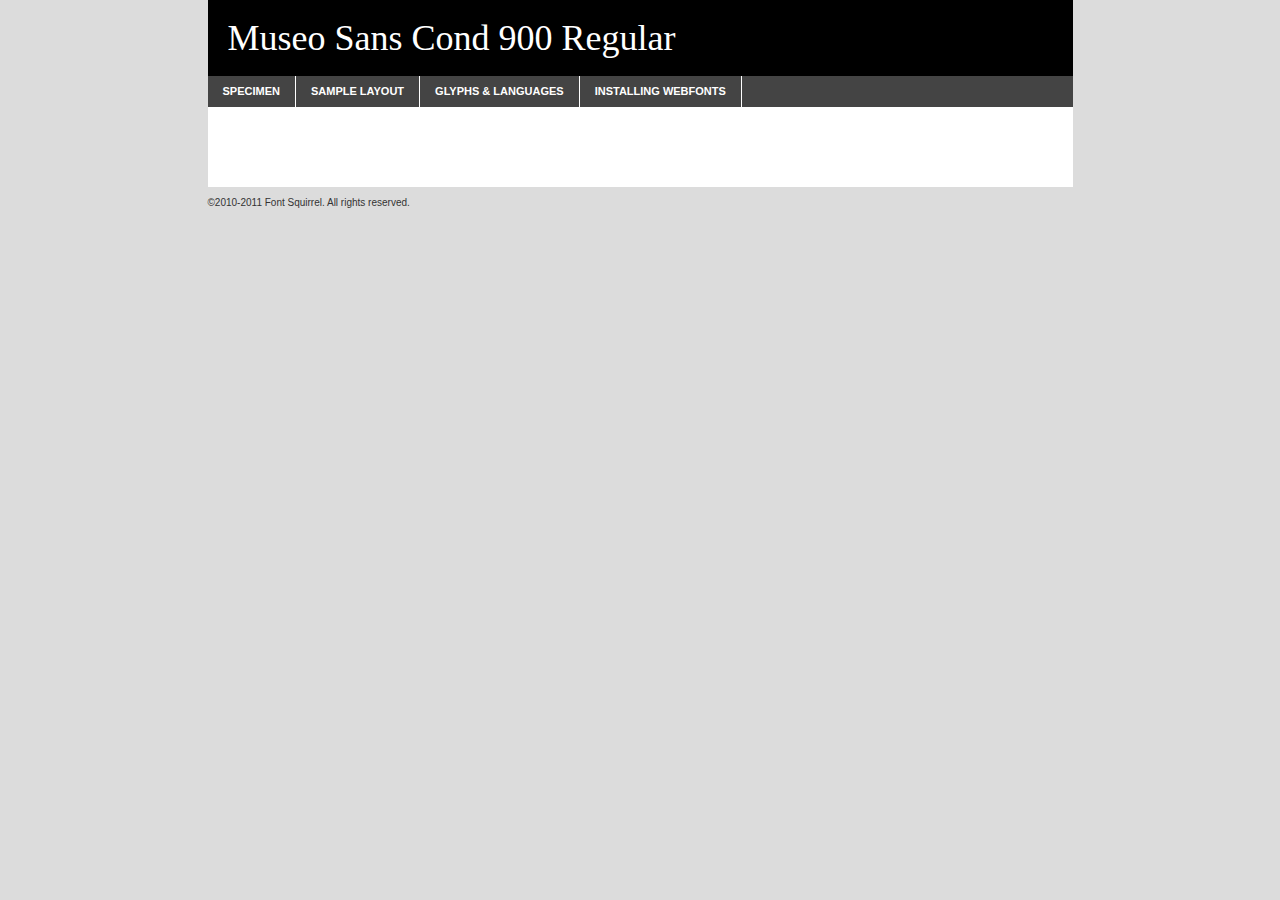
<file: fonts/museosanscnd-900-demo.html>
<!DOCTYPE html PUBLIC "-//W3C//DTD XHTML 1.0 Transitional//EN"
	"http://www.w3.org/TR/xhtml1/DTD/xhtml1-transitional.dtd">

<html xmlns="http://www.w3.org/1999/xhtml" xml:lang="en" lang="en">
<head>
	<meta http-equiv="Content-Type" content="text/html; charset=utf-8" />
	<script src="http://ajax.googleapis.com/ajax/libs/jquery/1.7.2/jquery.min.js" type="text/javascript" charset="utf-8"></script>
	<script src="specimen_files/easytabs.js" type="text/javascript" charset="utf-8"></script>
	<link rel="stylesheet" href="specimen_files/specimen_stylesheet.css" type="text/css" charset="utf-8" />
	<link rel="stylesheet" href="stylesheet.css" type="text/css" charset="utf-8" />

	<style type="text/css">
					body{
				font-family: 'museo_sans_cond900';
							}
		</style>

	<title>Museo Sans Cond 900 Regular Specimen</title>
	
	
	<script type="text/javascript" charset="utf-8">
		$(document).ready(function() {
			$('#container').easyTabs({defaultContent:1});
		});
	</script>
</head>

<body>
<div id="container">
	<div id="header">
		Museo Sans Cond 900 Regular	</div>
	<ul class="tabs">
		<li><a href="#specimen">Specimen</a></li>
		<li><a href="#layout">Sample Layout</a></li>
				<li><a href="#glyphs">Glyphs &amp; Languages</a></li>
		<li><a href="#installing">Installing Webfonts</a></li>
		
	</ul>
	
	<div id="main_content">

		
			<div id="specimen">
		
				<div class="section">
					<div class="grid12 firstcol">
						<div class="huge">AaBb</div>
					</div>
				</div>
		
				<div class="section">
					<div class="glyph_range">A&#x200B;B&#x200b;C&#x200b;D&#x200b;E&#x200b;F&#x200b;G&#x200b;H&#x200b;I&#x200b;J&#x200b;K&#x200b;L&#x200b;M&#x200b;N&#x200b;O&#x200b;P&#x200b;Q&#x200b;R&#x200b;S&#x200b;T&#x200b;U&#x200b;V&#x200b;W&#x200b;X&#x200b;Y&#x200b;Z&#x200b;a&#x200b;b&#x200b;c&#x200b;d&#x200b;e&#x200b;f&#x200b;g&#x200b;h&#x200b;i&#x200b;j&#x200b;k&#x200b;l&#x200b;m&#x200b;n&#x200b;o&#x200b;p&#x200b;q&#x200b;r&#x200b;s&#x200b;t&#x200b;u&#x200b;v&#x200b;w&#x200b;x&#x200b;y&#x200b;z&#x200b;1&#x200b;2&#x200b;3&#x200b;4&#x200b;5&#x200b;6&#x200b;7&#x200b;8&#x200b;9&#x200b;0&#x200b;&amp;&#x200b;.&#x200b;,&#x200b;?&#x200b;!&#x200b;&#64;&#x200b;(&#x200b;)&#x200b;#&#x200b;$&#x200b;%&#x200b;*&#x200b;+&#x200b;-&#x200b;=&#x200b;:&#x200b;;</div>
				</div>
				<div class="section">
					<div class="grid12 firstcol">
						<table class="sample_table">
							<tr><td>10</td><td class="size10">abcdefghijklmnopqrstuvwxyzABCDEFGHIJKLMNOPQRSTUVWXYZ0123456789abcdefghijklmnopqrstuvwxyzABCDEFGHIJKLMNOPQRSTUVWXYZ0123456789abcdefghijklmnopqrstuvwxyzABCDEFGHIJKLMNOPQRSTUVWXYZ</td></tr>
							<tr><td>11</td><td class="size11">abcdefghijklmnopqrstuvwxyzABCDEFGHIJKLMNOPQRSTUVWXYZ0123456789abcdefghijklmnopqrstuvwxyzABCDEFGHIJKLMNOPQRSTUVWXYZ0123456789abcdefghijklmnopqrstuvwxyzABCDEFGHIJKLMNOPQRSTUVWXYZ</td></tr>
							<tr><td>12</td><td class="size12">abcdefghijklmnopqrstuvwxyzABCDEFGHIJKLMNOPQRSTUVWXYZ0123456789abcdefghijklmnopqrstuvwxyzABCDEFGHIJKLMNOPQRSTUVWXYZ0123456789abcdefghijklmnopqrstuvwxyzABCDEFGHIJKLMNOPQRSTUVWXYZ</td></tr>
							<tr><td>13</td><td class="size13">abcdefghijklmnopqrstuvwxyzABCDEFGHIJKLMNOPQRSTUVWXYZ0123456789abcdefghijklmnopqrstuvwxyzABCDEFGHIJKLMNOPQRSTUVWXYZ0123456789abcdefghijklmnopqrstuvwxyzABCDEFGHIJKLMNOPQRSTUVWXYZ</td></tr>
							<tr><td>14</td><td class="size14">abcdefghijklmnopqrstuvwxyzABCDEFGHIJKLMNOPQRSTUVWXYZ0123456789abcdefghijklmnopqrstuvwxyzABCDEFGHIJKLMNOPQRSTUVWXYZ0123456789abcdefghijklmnopqrstuvwxyzABCDEFGHIJKLMNOPQRSTUVWXYZ</td></tr>
							<tr><td>16</td><td class="size16">abcdefghijklmnopqrstuvwxyzABCDEFGHIJKLMNOPQRSTUVWXYZ0123456789abcdefghijklmnopqrstuvwxyzABCDEFGHIJKLMNOPQRSTUVWXYZ</td></tr>
							<tr><td>18</td><td class="size18">abcdefghijklmnopqrstuvwxyzABCDEFGHIJKLMNOPQRSTUVWXYZ0123456789abcdefghijklmnopqrstuvwxyzABCDEFGHIJKLMNOPQRSTUVWXYZ</td></tr>
							<tr><td>20</td><td class="size20">abcdefghijklmnopqrstuvwxyzABCDEFGHIJKLMNOPQRSTUVWXYZ0123456789abcdefghijklmnopqrstuvwxyzABCDEFGHIJKLMNOPQRSTUVWXYZ</td></tr>
							<tr><td>24</td><td class="size24">abcdefghijklmnopqrstuvwxyzABCDEFGHIJKLMNOPQRSTUVWXYZ0123456789abcdefghijklmnopqrstuvwxyzABCDEFGHIJKLMNOPQRSTUVWXYZ</td></tr>
							<tr><td>30</td><td class="size30">abcdefghijklmnopqrstuvwxyzABCDEFGHIJKLMNOPQRSTUVWXYZ0123456789abcdefghijklmnopqrstuvwxyzABCDEFGHIJKLMNOPQRSTUVWXYZ</td></tr>
							<tr><td>36</td><td class="size36">abcdefghijklmnopqrstuvwxyzABCDEFGHIJKLMNOPQRSTUVWXYZ0123456789abcdefghijklmnopqrstuvwxyzABCDEFGHIJKLMNOPQRSTUVWXYZ</td></tr>
							<tr><td>48</td><td class="size48">abcdefghijklmnopqrstuvwxyzABCDEFGHIJKLMNOPQRSTUVWXYZ0123456789abcdefghijklmnopqrstuvwxyzABCDEFGHIJKLMNOPQRSTUVWXYZ</td></tr>
							<tr><td>60</td><td class="size60">abcdefghijklmnopqrstuvwxyzABCDEFGHIJKLMNOPQRSTUVWXYZ0123456789abcdefghijklmnopqrstuvwxyzABCDEFGHIJKLMNOPQRSTUVWXYZ</td></tr>
							<tr><td>72</td><td class="size72">abcdefghijklmnopqrstuvwxyzABCDEFGHIJKLMNOPQRSTUVWXYZ0123456789abcdefghijklmnopqrstuvwxyzABCDEFGHIJKLMNOPQRSTUVWXYZ</td></tr>
							<tr><td>90</td><td class="size90">abcdefghijklmnopqrstuvwxyzABCDEFGHIJKLMNOPQRSTUVWXYZ0123456789abcdefghijklmnopqrstuvwxyzABCDEFGHIJKLMNOPQRSTUVWXYZ</td></tr>
						</table>
				
					</div>
			
				</div>
		
		
		
								<div class="section" id="bodycomparison">


										<div id="xheight">
				<div class="fontbody">&#x25FC;&#x25FC;&#x25FC;&#x25FC;&#x25FC;&#x25FC;&#x25FC;&#x25FC;&#x25FC;&#x25FC;&#x25FC;&#x25FC;&#x25FC;&#x25FC;&#x25FC;&#x25FC;&#x25FC;&#x25FC;&#x25FC;&#x25FC;&#x25FC;&#x25FC;&#x25FC;&#x25FC;&#x25FC;&#x25FC;&#x25FC;&#x25FC;&#x25FC;&#x25FC;&#x25FC;&#x25FC;&#x25FC;&#x25FC;&#x25FC;&#x25FC;&#x25FC;&#x25FC;&#x25FC;&#x25FC;&#x25FC;&#x25FC;&#x25FC;&#x25FC;&#x25FC;&#x25FC;&#x25FC;&#x25FC;&#x25FC;&#x25FC;&#x25FC;&#x25FC;&#x25FC;&#x25FC;&#x25FC;&#x25FC;&#x25FC;&#x25FC;&#x25FC;&#x25FC;&#x25FC;&#x25FC;&#x25FC;&#x25FC;&#x25FC;&#x25FC;&#x25FC;&#x25FC;&#x25FC;&#x25FC;&#x25FC;&#x25FC;&#x25FC;&#x25FC;&#x25FC;&#x25FC;&#x25FC;&#x25FC;&#x25FC;&#x25FC;&#x25FC;&#x25FC;&#x25FC;&#x25FC;&#x25FC;&#x25FC;&#x25FC;&#x25FC;&#x25FC;&#x25FC;&#x25FC;&#x25FC;&#x25FC;&#x25FC;&#x25FC;&#x25FC;&#x25FC;&#x25FC;&#x25FC;body</div><div class="arialbody">body</div><div class="verdanabody">body</div><div class="georgiabody">body</div></div>
										<div class="fontbody" style="z-index:1">
											body<span>Museo Sans Cond 900 Regular</span>
										</div>
										<div class="arialbody" style="z-index:1">
											body<span>Arial</span>
										</div>
										<div class="verdanabody" style="z-index:1">
											body<span>Verdana</span>
										</div>
										<div class="georgiabody" style="z-index:1">
											body<span>Georgia</span>
										</div>



								</div>
		
		
				<div class="section psample psample_row1" id="">
					
					<div class="grid2 firstcol">
						<p class="size10"><span>10.</span>Aenean lacinia bibendum nulla sed consectetur. Fusce dapibus, tellus ac cursus commodo, tortor mauris condimentum nibh, ut fermentum massa justo sit amet risus. Nullam id dolor id nibh ultricies vehicula ut id elit. Cum sociis natoque penatibus et magnis dis parturient montes, nascetur ridiculus mus. Nulla vitae elit libero, a pharetra augue.</p>
			
					</div>
					<div class="grid3">
						<p class="size11"><span>11.</span>Aenean lacinia bibendum nulla sed consectetur. Fusce dapibus, tellus ac cursus commodo, tortor mauris condimentum nibh, ut fermentum massa justo sit amet risus. Nullam id dolor id nibh ultricies vehicula ut id elit. Cum sociis natoque penatibus et magnis dis parturient montes, nascetur ridiculus mus. Nulla vitae elit libero, a pharetra augue.</p>
			
					</div>
					<div class="grid3">
						<p class="size12"><span>12.</span>Aenean lacinia bibendum nulla sed consectetur. Fusce dapibus, tellus ac cursus commodo, tortor mauris condimentum nibh, ut fermentum massa justo sit amet risus. Nullam id dolor id nibh ultricies vehicula ut id elit. Cum sociis natoque penatibus et magnis dis parturient montes, nascetur ridiculus mus. Nulla vitae elit libero, a pharetra augue.</p>
			
					</div>
					<div class="grid4">
						<p class="size13"><span>13.</span>Aenean lacinia bibendum nulla sed consectetur. Fusce dapibus, tellus ac cursus commodo, tortor mauris condimentum nibh, ut fermentum massa justo sit amet risus. Nullam id dolor id nibh ultricies vehicula ut id elit. Cum sociis natoque penatibus et magnis dis parturient montes, nascetur ridiculus mus. Nulla vitae elit libero, a pharetra augue.</p>
			
					</div>
					<div class="white_blend"></div>
					
				</div>
				<div class="section psample psample_row2" id="">
					<div class="grid3 firstcol">
						<p class="size14"><span>14.</span>Aenean lacinia bibendum nulla sed consectetur. Fusce dapibus, tellus ac cursus commodo, tortor mauris condimentum nibh, ut fermentum massa justo sit amet risus. Nullam id dolor id nibh ultricies vehicula ut id elit. Cum sociis natoque penatibus et magnis dis parturient montes, nascetur ridiculus mus. Nulla vitae elit libero, a pharetra augue.</p>
			
					</div>
					<div class="grid4">
						<p class="size16"><span>16.</span>Aenean lacinia bibendum nulla sed consectetur. Fusce dapibus, tellus ac cursus commodo, tortor mauris condimentum nibh, ut fermentum massa justo sit amet risus. Nullam id dolor id nibh ultricies vehicula ut id elit. Cum sociis natoque penatibus et magnis dis parturient montes, nascetur ridiculus mus. Nulla vitae elit libero, a pharetra augue.</p>
			
					</div>
					<div class="grid5">
						<p class="size18"><span>18.</span>Aenean lacinia bibendum nulla sed consectetur. Fusce dapibus, tellus ac cursus commodo, tortor mauris condimentum nibh, ut fermentum massa justo sit amet risus. Nullam id dolor id nibh ultricies vehicula ut id elit. Cum sociis natoque penatibus et magnis dis parturient montes, nascetur ridiculus mus. Nulla vitae elit libero, a pharetra augue.</p>
			
					</div>

					<div class="white_blend"></div>

				</div>
				
				<div class="section psample psample_row3" id="">
					<div class="grid5 firstcol">
						<p class="size20"><span>20.</span>Aenean lacinia bibendum nulla sed consectetur. Fusce dapibus, tellus ac cursus commodo, tortor mauris condimentum nibh, ut fermentum massa justo sit amet risus. Nullam id dolor id nibh ultricies vehicula ut id elit. Cum sociis natoque penatibus et magnis dis parturient montes, nascetur ridiculus mus. Nulla vitae elit libero, a pharetra augue.</p>
					</div>
					<div class="grid7">
						<p class="size24"><span>24.</span>Aenean lacinia bibendum nulla sed consectetur. Fusce dapibus, tellus ac cursus commodo, tortor mauris condimentum nibh, ut fermentum massa justo sit amet risus. Nullam id dolor id nibh ultricies vehicula ut id elit. Cum sociis natoque penatibus et magnis dis parturient montes, nascetur ridiculus mus. Nulla vitae elit libero, a pharetra augue.</p>
					</div>
					
					<div class="white_blend"></div>
					
				</div>
				
				<div class="section psample psample_row4" id="">
					<div class="grid12 firstcol">
						<p class="size30"><span>30.</span>Aenean lacinia bibendum nulla sed consectetur. Fusce dapibus, tellus ac cursus commodo, tortor mauris condimentum nibh, ut fermentum massa justo sit amet risus. Nullam id dolor id nibh ultricies vehicula ut id elit. Cum sociis natoque penatibus et magnis dis parturient montes, nascetur ridiculus mus. Nulla vitae elit libero, a pharetra augue.</p>
					</div>
					<div class="white_blend"></div>
					
				</div>
				
				
				
				<div class="section psample psample_row1 fullreverse">
					<div class="grid2 firstcol">
						<p class="size10"><span>10.</span>Aenean lacinia bibendum nulla sed consectetur. Fusce dapibus, tellus ac cursus commodo, tortor mauris condimentum nibh, ut fermentum massa justo sit amet risus. Nullam id dolor id nibh ultricies vehicula ut id elit. Cum sociis natoque penatibus et magnis dis parturient montes, nascetur ridiculus mus. Nulla vitae elit libero, a pharetra augue.</p>
			
					</div>
					<div class="grid3">
						<p class="size11"><span>11.</span>Aenean lacinia bibendum nulla sed consectetur. Fusce dapibus, tellus ac cursus commodo, tortor mauris condimentum nibh, ut fermentum massa justo sit amet risus. Nullam id dolor id nibh ultricies vehicula ut id elit. Cum sociis natoque penatibus et magnis dis parturient montes, nascetur ridiculus mus. Nulla vitae elit libero, a pharetra augue.</p>
			
					</div>
					<div class="grid3">
						<p class="size12"><span>12.</span>Aenean lacinia bibendum nulla sed consectetur. Fusce dapibus, tellus ac cursus commodo, tortor mauris condimentum nibh, ut fermentum massa justo sit amet risus. Nullam id dolor id nibh ultricies vehicula ut id elit. Cum sociis natoque penatibus et magnis dis parturient montes, nascetur ridiculus mus. Nulla vitae elit libero, a pharetra augue.</p>
			
					</div>
					<div class="grid4">
						<p class="size13"><span>13.</span>Aenean lacinia bibendum nulla sed consectetur. Fusce dapibus, tellus ac cursus commodo, tortor mauris condimentum nibh, ut fermentum massa justo sit amet risus. Nullam id dolor id nibh ultricies vehicula ut id elit. Cum sociis natoque penatibus et magnis dis parturient montes, nascetur ridiculus mus. Nulla vitae elit libero, a pharetra augue.</p>
			
					</div>
					<div class="black_blend"></div>
					
				</div>
				
				<div class="section psample psample_row2 fullreverse">
					<div class="grid3 firstcol">
						<p class="size14"><span>14.</span>Aenean lacinia bibendum nulla sed consectetur. Fusce dapibus, tellus ac cursus commodo, tortor mauris condimentum nibh, ut fermentum massa justo sit amet risus. Nullam id dolor id nibh ultricies vehicula ut id elit. Cum sociis natoque penatibus et magnis dis parturient montes, nascetur ridiculus mus. Nulla vitae elit libero, a pharetra augue.</p>
			
					</div>
					<div class="grid4">
						<p class="size16"><span>16.</span>Aenean lacinia bibendum nulla sed consectetur. Fusce dapibus, tellus ac cursus commodo, tortor mauris condimentum nibh, ut fermentum massa justo sit amet risus. Nullam id dolor id nibh ultricies vehicula ut id elit. Cum sociis natoque penatibus et magnis dis parturient montes, nascetur ridiculus mus. Nulla vitae elit libero, a pharetra augue.</p>
			
					</div>
					<div class="grid5">
						<p class="size18"><span>18.</span>Aenean lacinia bibendum nulla sed consectetur. Fusce dapibus, tellus ac cursus commodo, tortor mauris condimentum nibh, ut fermentum massa justo sit amet risus. Nullam id dolor id nibh ultricies vehicula ut id elit. Cum sociis natoque penatibus et magnis dis parturient montes, nascetur ridiculus mus. Nulla vitae elit libero, a pharetra augue.</p>
			
					</div>
					<div class="black_blend"></div>

				</div>
				
				<div class="section psample fullreverse psample_row3" id="">
					<div class="grid5 firstcol">
						<p class="size20"><span>20.</span>Aenean lacinia bibendum nulla sed consectetur. Fusce dapibus, tellus ac cursus commodo, tortor mauris condimentum nibh, ut fermentum massa justo sit amet risus. Nullam id dolor id nibh ultricies vehicula ut id elit. Cum sociis natoque penatibus et magnis dis parturient montes, nascetur ridiculus mus. Nulla vitae elit libero, a pharetra augue.</p>
					</div>
					<div class="grid7">
						<p class="size24"><span>24.</span>Aenean lacinia bibendum nulla sed consectetur. Fusce dapibus, tellus ac cursus commodo, tortor mauris condimentum nibh, ut fermentum massa justo sit amet risus. Nullam id dolor id nibh ultricies vehicula ut id elit. Cum sociis natoque penatibus et magnis dis parturient montes, nascetur ridiculus mus. Nulla vitae elit libero, a pharetra augue.</p>
					</div>
					
					<div class="black_blend"></div>
					
				</div>
				
				<div class="section psample fullreverse psample_row4" id="" style="border-bottom: 20px #000 solid;">
					<div class="grid12 firstcol">
						<p class="size30"><span>30.</span>Aenean lacinia bibendum nulla sed consectetur. Fusce dapibus, tellus ac cursus commodo, tortor mauris condimentum nibh, ut fermentum massa justo sit amet risus. Nullam id dolor id nibh ultricies vehicula ut id elit. Cum sociis natoque penatibus et magnis dis parturient montes, nascetur ridiculus mus. Nulla vitae elit libero, a pharetra augue.</p>
					</div>
					<div class="black_blend"></div>
					
				</div>
				
				
				
				
			</div>
			
			<div id="layout">
				
				<div class="section">
					
					<div class="grid12 firstcol">
						<h1>Lorem Ipsum Dolor</h1>
						<h2>Etiam porta sem malesuada magna mollis euismod</h2>
						
						<p class="byline">By <a href="#link">Aenean Lacinia</a></p>
					</div>
				</div>
				<div class="section">
					<div class="grid8 firstcol">
						<p class="large">Donec sed odio dui. Morbi leo risus, porta ac consectetur ac, vestibulum at eros. Fusce dapibus, tellus ac cursus commodo, tortor mauris condimentum nibh, ut fermentum massa justo sit amet risus. </p>

						
						<h3>Pellentesque ornare sem</h3>

						<p>Maecenas sed diam eget risus varius blandit sit amet non magna. Maecenas faucibus mollis interdum. Donec ullamcorper nulla non metus auctor fringilla. Nullam id dolor id nibh ultricies vehicula ut id elit. Nullam id dolor id nibh ultricies vehicula ut id elit. </p>

						<p>Aenean eu leo quam. Pellentesque ornare sem lacinia quam venenatis vestibulum. Lorem ipsum dolor sit amet, consectetur adipiscing elit. Cum sociis natoque penatibus et magnis dis parturient montes, nascetur ridiculus mus. </p>

						<p>Nulla vitae elit libero, a pharetra augue. Praesent commodo cursus magna, vel scelerisque nisl consectetur et. Aenean lacinia bibendum nulla sed consectetur. </p>

						<p>Nullam quis risus eget urna mollis ornare vel eu leo. Nullam quis risus eget urna mollis ornare vel eu leo. Maecenas sed diam eget risus varius blandit sit amet non magna. Donec ullamcorper nulla non metus auctor fringilla. </p>

						<h3>Cras mattis consectetur</h3>

						<p>Aenean eu leo quam. Pellentesque ornare sem lacinia quam venenatis vestibulum. Aenean lacinia bibendum nulla sed consectetur. Integer posuere erat a ante venenatis dapibus posuere velit aliquet. Cras mattis consectetur purus sit amet fermentum. </p>

						<p>Nullam id dolor id nibh ultricies vehicula ut id elit. Nullam quis risus eget urna mollis ornare vel eu leo. Cras mattis consectetur purus sit amet fermentum.</p>
					</div>
					
					<div class="grid4 sidebar">
						
						<div class="box reverse">
							<p class="last">Nullam quis risus eget urna mollis ornare vel eu leo. Donec ullamcorper nulla non metus auctor fringilla. Cras mattis consectetur purus sit amet fermentum. Sed posuere consectetur est at lobortis. Lorem ipsum dolor sit amet, consectetur adipiscing elit. </p>
						</div>
						
						<p class="caption">Maecenas sed diam eget risus varius.</p>

						<p>Vestibulum id ligula porta felis euismod semper. Integer posuere erat a ante venenatis dapibus posuere velit aliquet. Vestibulum id ligula porta felis euismod semper. Sed posuere consectetur est at lobortis. Maecenas sed diam eget risus varius blandit sit amet non magna. Fusce dapibus, tellus ac cursus commodo, tortor mauris condimentum nibh, ut fermentum massa justo sit amet risus. </p>

					

						<p>Duis mollis, est non commodo luctus, nisi erat porttitor ligula, eget lacinia odio sem nec elit. Aenean lacinia bibendum nulla sed consectetur. Vivamus sagittis lacus vel augue laoreet rutrum faucibus dolor auctor. Aenean lacinia bibendum nulla sed consectetur. Nullam quis risus eget urna mollis ornare vel eu leo. </p>

						<p>Praesent commodo cursus magna, vel scelerisque nisl consectetur et. Donec ullamcorper nulla non metus auctor fringilla. Maecenas faucibus mollis interdum. Fusce dapibus, tellus ac cursus commodo, tortor mauris condimentum nibh, ut fermentum massa justo sit amet risus. </p>

					</div>
				</div>
				
			</div>


			



		<div id="glyphs">
			<div class="section">
				<div class="grid12 firstcol">
			
				<h1>Language Support</h1>
				<p>The subset of Museo Sans Cond 900 Regular in this kit supports the following languages:<br />
			
					Albanian, Basque, Breton, Chamorro, Danish, Dutch, English, Faroese, Finnish, French, Frisian, Galician, German, Icelandic, Italian, Malagasy, Norwegian, Portuguese, Spanish, Swedish				</p>
				<h1>Glyph Chart</h1>
				<p>The subset of Museo Sans Cond 900 Regular in this kit includes all the glyphs listed below. Unicode entities are included above each glyph to help you insert individual characters into your layout.</p>
				<div id="glyph_chart">
			
																				 <div><p>&amp;#32;</p>&#32;</div>
																				 <div><p>&amp;#33;</p>&#33;</div>
																				 <div><p>&amp;#34;</p>&#34;</div>
																				 <div><p>&amp;#35;</p>&#35;</div>
																				 <div><p>&amp;#36;</p>&#36;</div>
																				 <div><p>&amp;#37;</p>&#37;</div>
																				 <div><p>&amp;#38;</p>&#38;</div>
																				 <div><p>&amp;#39;</p>&#39;</div>
																				 <div><p>&amp;#40;</p>&#40;</div>
																				 <div><p>&amp;#41;</p>&#41;</div>
																				 <div><p>&amp;#42;</p>&#42;</div>
																				 <div><p>&amp;#43;</p>&#43;</div>
																				 <div><p>&amp;#44;</p>&#44;</div>
																				 <div><p>&amp;#45;</p>&#45;</div>
																				 <div><p>&amp;#46;</p>&#46;</div>
																				 <div><p>&amp;#47;</p>&#47;</div>
																				 <div><p>&amp;#48;</p>&#48;</div>
																				 <div><p>&amp;#49;</p>&#49;</div>
																				 <div><p>&amp;#50;</p>&#50;</div>
																				 <div><p>&amp;#51;</p>&#51;</div>
																				 <div><p>&amp;#52;</p>&#52;</div>
																				 <div><p>&amp;#53;</p>&#53;</div>
																				 <div><p>&amp;#54;</p>&#54;</div>
																				 <div><p>&amp;#55;</p>&#55;</div>
																				 <div><p>&amp;#56;</p>&#56;</div>
																				 <div><p>&amp;#57;</p>&#57;</div>
																				 <div><p>&amp;#58;</p>&#58;</div>
																				 <div><p>&amp;#59;</p>&#59;</div>
																				 <div><p>&amp;#60;</p>&#60;</div>
																				 <div><p>&amp;#61;</p>&#61;</div>
																				 <div><p>&amp;#62;</p>&#62;</div>
																				 <div><p>&amp;#63;</p>&#63;</div>
																				 <div><p>&amp;#64;</p>&#64;</div>
																				 <div><p>&amp;#65;</p>&#65;</div>
																				 <div><p>&amp;#66;</p>&#66;</div>
																				 <div><p>&amp;#67;</p>&#67;</div>
																				 <div><p>&amp;#68;</p>&#68;</div>
																				 <div><p>&amp;#69;</p>&#69;</div>
																				 <div><p>&amp;#70;</p>&#70;</div>
																				 <div><p>&amp;#71;</p>&#71;</div>
																				 <div><p>&amp;#72;</p>&#72;</div>
																				 <div><p>&amp;#73;</p>&#73;</div>
																				 <div><p>&amp;#74;</p>&#74;</div>
																				 <div><p>&amp;#75;</p>&#75;</div>
																				 <div><p>&amp;#76;</p>&#76;</div>
																				 <div><p>&amp;#77;</p>&#77;</div>
																				 <div><p>&amp;#78;</p>&#78;</div>
																				 <div><p>&amp;#79;</p>&#79;</div>
																				 <div><p>&amp;#80;</p>&#80;</div>
																				 <div><p>&amp;#81;</p>&#81;</div>
																				 <div><p>&amp;#82;</p>&#82;</div>
																				 <div><p>&amp;#83;</p>&#83;</div>
																				 <div><p>&amp;#84;</p>&#84;</div>
																				 <div><p>&amp;#85;</p>&#85;</div>
																				 <div><p>&amp;#86;</p>&#86;</div>
																				 <div><p>&amp;#87;</p>&#87;</div>
																				 <div><p>&amp;#88;</p>&#88;</div>
																				 <div><p>&amp;#89;</p>&#89;</div>
																				 <div><p>&amp;#90;</p>&#90;</div>
																				 <div><p>&amp;#91;</p>&#91;</div>
																				 <div><p>&amp;#92;</p>&#92;</div>
																				 <div><p>&amp;#93;</p>&#93;</div>
																				 <div><p>&amp;#94;</p>&#94;</div>
																				 <div><p>&amp;#95;</p>&#95;</div>
																				 <div><p>&amp;#96;</p>&#96;</div>
																				 <div><p>&amp;#97;</p>&#97;</div>
																				 <div><p>&amp;#98;</p>&#98;</div>
																				 <div><p>&amp;#99;</p>&#99;</div>
																				 <div><p>&amp;#100;</p>&#100;</div>
																				 <div><p>&amp;#101;</p>&#101;</div>
																				 <div><p>&amp;#102;</p>&#102;</div>
																				 <div><p>&amp;#103;</p>&#103;</div>
																				 <div><p>&amp;#104;</p>&#104;</div>
																				 <div><p>&amp;#105;</p>&#105;</div>
																				 <div><p>&amp;#106;</p>&#106;</div>
																				 <div><p>&amp;#107;</p>&#107;</div>
																				 <div><p>&amp;#108;</p>&#108;</div>
																				 <div><p>&amp;#109;</p>&#109;</div>
																				 <div><p>&amp;#110;</p>&#110;</div>
																				 <div><p>&amp;#111;</p>&#111;</div>
																				 <div><p>&amp;#112;</p>&#112;</div>
																				 <div><p>&amp;#113;</p>&#113;</div>
																				 <div><p>&amp;#114;</p>&#114;</div>
																				 <div><p>&amp;#115;</p>&#115;</div>
																				 <div><p>&amp;#116;</p>&#116;</div>
																				 <div><p>&amp;#117;</p>&#117;</div>
																				 <div><p>&amp;#118;</p>&#118;</div>
																				 <div><p>&amp;#119;</p>&#119;</div>
																				 <div><p>&amp;#120;</p>&#120;</div>
																				 <div><p>&amp;#121;</p>&#121;</div>
																				 <div><p>&amp;#122;</p>&#122;</div>
																				 <div><p>&amp;#123;</p>&#123;</div>
																				 <div><p>&amp;#124;</p>&#124;</div>
																				 <div><p>&amp;#125;</p>&#125;</div>
																				 <div><p>&amp;#126;</p>&#126;</div>
																				 <div><p>&amp;#160;</p>&#160;</div>
																				 <div><p>&amp;#161;</p>&#161;</div>
																				 <div><p>&amp;#162;</p>&#162;</div>
																				 <div><p>&amp;#163;</p>&#163;</div>
																				 <div><p>&amp;#165;</p>&#165;</div>
																				 <div><p>&amp;#167;</p>&#167;</div>
																				 <div><p>&amp;#168;</p>&#168;</div>
																				 <div><p>&amp;#169;</p>&#169;</div>
																				 <div><p>&amp;#170;</p>&#170;</div>
																				 <div><p>&amp;#171;</p>&#171;</div>
																				 <div><p>&amp;#172;</p>&#172;</div>
																				 <div><p>&amp;#173;</p>&#173;</div>
																				 <div><p>&amp;#174;</p>&#174;</div>
																				 <div><p>&amp;#175;</p>&#175;</div>
																				 <div><p>&amp;#176;</p>&#176;</div>
																				 <div><p>&amp;#177;</p>&#177;</div>
																				 <div><p>&amp;#178;</p>&#178;</div>
																				 <div><p>&amp;#179;</p>&#179;</div>
																				 <div><p>&amp;#180;</p>&#180;</div>
																				 <div><p>&amp;#182;</p>&#182;</div>
																				 <div><p>&amp;#183;</p>&#183;</div>
																				 <div><p>&amp;#184;</p>&#184;</div>
																				 <div><p>&amp;#185;</p>&#185;</div>
																				 <div><p>&amp;#186;</p>&#186;</div>
																				 <div><p>&amp;#187;</p>&#187;</div>
																				 <div><p>&amp;#188;</p>&#188;</div>
																				 <div><p>&amp;#189;</p>&#189;</div>
																				 <div><p>&amp;#190;</p>&#190;</div>
																				 <div><p>&amp;#191;</p>&#191;</div>
																				 <div><p>&amp;#192;</p>&#192;</div>
																				 <div><p>&amp;#193;</p>&#193;</div>
																				 <div><p>&amp;#194;</p>&#194;</div>
																				 <div><p>&amp;#195;</p>&#195;</div>
																				 <div><p>&amp;#196;</p>&#196;</div>
																				 <div><p>&amp;#197;</p>&#197;</div>
																				 <div><p>&amp;#198;</p>&#198;</div>
																				 <div><p>&amp;#199;</p>&#199;</div>
																				 <div><p>&amp;#200;</p>&#200;</div>
																				 <div><p>&amp;#201;</p>&#201;</div>
																				 <div><p>&amp;#202;</p>&#202;</div>
																				 <div><p>&amp;#203;</p>&#203;</div>
																				 <div><p>&amp;#204;</p>&#204;</div>
																				 <div><p>&amp;#205;</p>&#205;</div>
																				 <div><p>&amp;#206;</p>&#206;</div>
																				 <div><p>&amp;#207;</p>&#207;</div>
																				 <div><p>&amp;#208;</p>&#208;</div>
																				 <div><p>&amp;#209;</p>&#209;</div>
																				 <div><p>&amp;#210;</p>&#210;</div>
																				 <div><p>&amp;#211;</p>&#211;</div>
																				 <div><p>&amp;#212;</p>&#212;</div>
																				 <div><p>&amp;#213;</p>&#213;</div>
																				 <div><p>&amp;#214;</p>&#214;</div>
																				 <div><p>&amp;#215;</p>&#215;</div>
																				 <div><p>&amp;#216;</p>&#216;</div>
																				 <div><p>&amp;#217;</p>&#217;</div>
																				 <div><p>&amp;#218;</p>&#218;</div>
																				 <div><p>&amp;#219;</p>&#219;</div>
																				 <div><p>&amp;#220;</p>&#220;</div>
																				 <div><p>&amp;#221;</p>&#221;</div>
																				 <div><p>&amp;#222;</p>&#222;</div>
																				 <div><p>&amp;#223;</p>&#223;</div>
																				 <div><p>&amp;#224;</p>&#224;</div>
																				 <div><p>&amp;#225;</p>&#225;</div>
																				 <div><p>&amp;#226;</p>&#226;</div>
																				 <div><p>&amp;#227;</p>&#227;</div>
																				 <div><p>&amp;#228;</p>&#228;</div>
																				 <div><p>&amp;#229;</p>&#229;</div>
																				 <div><p>&amp;#230;</p>&#230;</div>
																				 <div><p>&amp;#231;</p>&#231;</div>
																				 <div><p>&amp;#232;</p>&#232;</div>
																				 <div><p>&amp;#233;</p>&#233;</div>
																				 <div><p>&amp;#234;</p>&#234;</div>
																				 <div><p>&amp;#235;</p>&#235;</div>
																				 <div><p>&amp;#236;</p>&#236;</div>
																				 <div><p>&amp;#237;</p>&#237;</div>
																				 <div><p>&amp;#238;</p>&#238;</div>
																				 <div><p>&amp;#239;</p>&#239;</div>
																				 <div><p>&amp;#240;</p>&#240;</div>
																				 <div><p>&amp;#241;</p>&#241;</div>
																				 <div><p>&amp;#242;</p>&#242;</div>
																				 <div><p>&amp;#243;</p>&#243;</div>
																				 <div><p>&amp;#244;</p>&#244;</div>
																				 <div><p>&amp;#245;</p>&#245;</div>
																				 <div><p>&amp;#246;</p>&#246;</div>
																				 <div><p>&amp;#247;</p>&#247;</div>
																				 <div><p>&amp;#248;</p>&#248;</div>
																				 <div><p>&amp;#249;</p>&#249;</div>
																				 <div><p>&amp;#250;</p>&#250;</div>
																				 <div><p>&amp;#251;</p>&#251;</div>
																				 <div><p>&amp;#252;</p>&#252;</div>
																				 <div><p>&amp;#253;</p>&#253;</div>
																				 <div><p>&amp;#254;</p>&#254;</div>
																				 <div><p>&amp;#255;</p>&#255;</div>
																				 <div><p>&amp;#338;</p>&#338;</div>
																				 <div><p>&amp;#339;</p>&#339;</div>
																				 <div><p>&amp;#376;</p>&#376;</div>
																				 <div><p>&amp;#710;</p>&#710;</div>
																				 <div><p>&amp;#732;</p>&#732;</div>
																				 <div><p>&amp;#8192;</p>&#8192;</div>
																				 <div><p>&amp;#8193;</p>&#8193;</div>
																				 <div><p>&amp;#8194;</p>&#8194;</div>
																				 <div><p>&amp;#8195;</p>&#8195;</div>
																				 <div><p>&amp;#8196;</p>&#8196;</div>
																				 <div><p>&amp;#8197;</p>&#8197;</div>
																				 <div><p>&amp;#8198;</p>&#8198;</div>
																				 <div><p>&amp;#8199;</p>&#8199;</div>
																				 <div><p>&amp;#8200;</p>&#8200;</div>
																				 <div><p>&amp;#8201;</p>&#8201;</div>
																				 <div><p>&amp;#8202;</p>&#8202;</div>
																				 <div><p>&amp;#8208;</p>&#8208;</div>
																				 <div><p>&amp;#8209;</p>&#8209;</div>
																				 <div><p>&amp;#8210;</p>&#8210;</div>
																				 <div><p>&amp;#8211;</p>&#8211;</div>
																				 <div><p>&amp;#8212;</p>&#8212;</div>
																				 <div><p>&amp;#8216;</p>&#8216;</div>
																				 <div><p>&amp;#8217;</p>&#8217;</div>
																				 <div><p>&amp;#8218;</p>&#8218;</div>
																				 <div><p>&amp;#8220;</p>&#8220;</div>
																				 <div><p>&amp;#8221;</p>&#8221;</div>
																				 <div><p>&amp;#8222;</p>&#8222;</div>
																				 <div><p>&amp;#8226;</p>&#8226;</div>
																				 <div><p>&amp;#8230;</p>&#8230;</div>
																				 <div><p>&amp;#8239;</p>&#8239;</div>
																				 <div><p>&amp;#8249;</p>&#8249;</div>
																				 <div><p>&amp;#8250;</p>&#8250;</div>
																				 <div><p>&amp;#8287;</p>&#8287;</div>
																				 <div><p>&amp;#8364;</p>&#8364;</div>
																				 <div><p>&amp;#8482;</p>&#8482;</div>
																				 <div><p>&amp;#9724;</p>&#9724;</div>
																				 <div><p>&amp;#64257;</p>&#64257;</div>
																				 <div><p>&amp;#64258;</p>&#64258;</div>
																				 <div><p>&amp;#64259;</p>&#64259;</div>
																				 <div><p>&amp;#64260;</p>&#64260;</div>
																																																</div>	
				</div>
		
		
			</div>
		</div>
		
		
		<div id="specs">
			
		</div>
	
		<div id="installing">
			<div class="section">
				<div class="grid7 firstcol">
					<h1>Installing Webfonts</h1>
					
					<p>Webfonts are supported by all major browser platforms but not all in the same way. There are currently four different font formats that must be included in order to target all browsers. This includes TTF, WOFF, EOT and SVG.</p>
					
					<h2>1. Upload your webfonts</h2>
					<p>You must upload your webfont kit to your website. They should be in or near the same directory as your CSS files.</p>
					
					<h2>2. Include the webfont stylesheet</h2>
					<p>A special CSS @font-face declaration helps the various browsers select the appropriate font it needs without causing you a bunch of headaches. Learn more about this syntax by reading the <a href="http://www.fontspring.com/blog/further-hardening-of-the-bulletproof-syntax">Fontspring blog post</a> about it. The code for it is as follows:</p>


<code>
@font-face{ 
	font-family: 'MyWebFont';
	src: url('WebFont.eot');
	src: url('WebFont.eot?#iefix') format('embedded-opentype'),
	     url('WebFont.woff') format('woff'),
	     url('WebFont.ttf') format('truetype'),
	     url('WebFont.svg#webfont') format('svg');
}
</code>

	<p>We've already gone ahead and generated the code for you. All you have to do is link to the stylesheet in your HTML, like this:</p>
	<code>&lt;link rel=&quot;stylesheet&quot; href=&quot;stylesheet.css&quot; type=&quot;text/css&quot; charset=&quot;utf-8&quot; /&gt;</code>

					<h2>3. Modify your own stylesheet</h2>
					<p>To take advantage of your new fonts, you must tell your stylesheet to use them. Look at the original @font-face declaration above and find the property called "font-family." The name linked there will be what you use to reference the font. Prepend that webfont name to the font stack in the "font-family" property, inside the selector you want to change. For example:</p>
<code>p { font-family: 'WebFont', Arial, sans-serif; }</code>

<h2>4. Test</h2>
<p>Getting webfonts to work cross-browser <em>can</em> be tricky. Use the information in the sidebar to help you if you find that fonts aren't loading in a particular browser.</p>
				</div>
				
				<div class="grid5 sidebar">
					<div class="box">
						<h2>Troubleshooting<br />Font-Face Problems</h2>
						<p>Having trouble getting your webfonts to load in your new website? Here are some tips to sort out what might be the problem.</p>

						<h3>Fonts not showing in any browser</h3>

						<p>This sounds like you need to work on the plumbing. You either did not upload the fonts to the correct directory, or you did not link the fonts properly in the CSS. If you've confirmed that all this is correct and you still have a problem, take a look at your .htaccess file and see if requests are getting intercepted.</p>

						<h3>Fonts not loading in iPhone or iPad</h3>

						<p>The most common problem here is that you are serving the fonts from an IIS server. IIS refuses to serve files that have unknown MIME types. If that is the case, you must set the MIME type for SVG to "image/svg+xml" in the server settings. Follow these instructions from Microsoft if you need help.</p>

						<h3>Fonts not loading in Firefox</h3>

						<p>The primary reason for this failure? You are still using a version Firefox older than 3.5. So upgrade already! If that isn't it, then you are very likely serving fonts from a different domain. Firefox requires that all font assets be served from the same domain. Lastly it is possible that you need to add WOFF to your list of MIME types (if you are serving via IIS.)</p>

						<h3>Fonts not loading in IE</h3>

						<p>Are you looking at Internet Explorer on an actual Windows machine or are you cheating by using a service like Adobe BrowserLab? Many of these screenshot services do not render @font-face for IE. Best to test it on a real machine.</p>

						<h3>Fonts not loading in IE9</h3>

						<p>IE9, like Firefox, requires that fonts be served from the same domain as the website. Make sure that is the case.</p>
					</div>
				</div>
			</div>
			
		</div>
	
	</div>
	<div id="footer">
		<p>&copy;2010-2011 Font Squirrel. All rights reserved.</p>
	</div>
</div>
</body>
</html>
</file>
<file: stylesheets/screen.css>
/* Welcome to Compass.
 * In this file you should write your main styles. (or centralize your imports)
 * Import this file using the following HTML or equivalent:
 * <link href="/stylesheets/screen.css" media="screen, projection" rel="stylesheet" type="text/css" /> */
/* line 5, ../../../../../Library/Ruby/Gems/2.0.0/gems/compass-core-1.0.3/stylesheets/compass/reset/_utilities.scss */
html, body, div, span, applet, object, iframe,
h1, h2, h3, h4, h5, h6, p, blockquote, pre,
a, abbr, acronym, address, big, cite, code,
del, dfn, em, img, ins, kbd, q, s, samp,
small, strike, strong, sub, sup, tt, var,
b, u, i, center,
dl, dt, dd, ol, ul, li,
fieldset, form, label, legend,
table, caption, tbody, tfoot, thead, tr, th, td,
article, aside, canvas, details, embed,
figure, figcaption, footer, header, hgroup,
menu, nav, output, ruby, section, summary,
time, mark, audio, video {
  margin: 0;
  padding: 0;
  border: 0;
  font: inherit;
  font-size: 100%;
  vertical-align: baseline;
}

/* line 22, ../../../../../Library/Ruby/Gems/2.0.0/gems/compass-core-1.0.3/stylesheets/compass/reset/_utilities.scss */
html {
  line-height: 1;
}

/* line 24, ../../../../../Library/Ruby/Gems/2.0.0/gems/compass-core-1.0.3/stylesheets/compass/reset/_utilities.scss */
ol, ul {
  list-style: none;
}

/* line 26, ../../../../../Library/Ruby/Gems/2.0.0/gems/compass-core-1.0.3/stylesheets/compass/reset/_utilities.scss */
table {
  border-collapse: collapse;
  border-spacing: 0;
}

/* line 28, ../../../../../Library/Ruby/Gems/2.0.0/gems/compass-core-1.0.3/stylesheets/compass/reset/_utilities.scss */
caption, th, td {
  text-align: left;
  font-weight: normal;
  vertical-align: middle;
}

/* line 30, ../../../../../Library/Ruby/Gems/2.0.0/gems/compass-core-1.0.3/stylesheets/compass/reset/_utilities.scss */
q, blockquote {
  quotes: none;
}
/* line 103, ../../../../../Library/Ruby/Gems/2.0.0/gems/compass-core-1.0.3/stylesheets/compass/reset/_utilities.scss */
q:before, q:after, blockquote:before, blockquote:after {
  content: "";
  content: none;
}

/* line 32, ../../../../../Library/Ruby/Gems/2.0.0/gems/compass-core-1.0.3/stylesheets/compass/reset/_utilities.scss */
a img {
  border: none;
}

/* line 116, ../../../../../Library/Ruby/Gems/2.0.0/gems/compass-core-1.0.3/stylesheets/compass/reset/_utilities.scss */
article, aside, details, figcaption, figure, footer, header, hgroup, main, menu, nav, section, summary {
  display: block;
}

/* line 4, ../neat/grid/_box-sizing.scss */
html {
  box-sizing: border-box;
}

/* line 9, ../neat/grid/_box-sizing.scss */
*, *::after, *::before {
  box-sizing: inherit;
}

/* line 16, ../sass/screen.scss */
html, body {
  font-family: "Museo Sans", "museo-sans", sans-serif;
}

/* line 20, ../sass/screen.scss */
h1 {
  font-size: 2em;
  font-weight: 700;
  line-height: 2.5;
}

/* line 26, ../sass/screen.scss */
h2 {
  font-size: 1.8em;
  font-weight: 300;
}

/* line 31, ../sass/screen.scss */
h3 {
  font-size: 1.5em;
  font-weight: 700;
}

/* line 36, ../sass/screen.scss */
p {
  font-size: 1em;
  line-height: 1.2;
  padding: 40px;
}
@media screen and (max-width: 480px) {
  /* line 36, ../sass/screen.scss */
  p {
    padding: 10px 30px;
    text-align: left;
    font-size: 1em;
    line-height: 1.5em;
  }
}

/* line 48, ../sass/screen.scss */
a {
  text-decoration: none;
  color: #fff;
}

/* line 53, ../sass/screen.scss */
header {
  background-color: #2A6D45;
  background-image: url(../illustrations/sakay-guide-header.png);
  background-size: 100%;
  background-position: bottom;
  background-repeat: no-repeat;
  color: #fff;
  text-align: center;
  height: 400px;
  width: 100%;
  margin-bottom: 2 em;
}
/* line 64, ../sass/screen.scss */
header .text-header {
  position: relative;
  top: 40px;
}
/* line 68, ../sass/screen.scss */
header .nav-bar {
  height: 40px;
  background: #1E4D31;
  position: absolute;
  top: 0px;
  left: 0px;
  width: 100%;
  z-index: 100;
}
/* line 76, ../sass/screen.scss */
header .nav-bar .home-button {
  float: left;
  margin: 5px;
  width: 100px;
  display: table;
}
/* line 81, ../sass/screen.scss */
header .nav-bar .home-button img {
  display: table-cell;
  position: relative;
  right: 5px;
}
/* line 86, ../sass/screen.scss */
header .nav-bar .home-button span {
  display: table-cell;
  vertical-align: middle;
}
/* line 91, ../sass/screen.scss */
header .nav-bar .social-media {
  float: right;
  margin: 10px;
}
/* line 94, ../sass/screen.scss */
header .nav-bar .social-media a {
  padding: 0px 5px;
}
@media screen and (min-width: 0px) and (max-width: 900px) {
  /* line 53, ../sass/screen.scss */
  header {
    height: 300px;
    background-size: 900px;
  }
}
@media screen and (min-width: 901px) and (max-width: 1599px) {
  /* line 53, ../sass/screen.scss */
  header {
    height: 450px;
    background-size: 1600px;
  }
  /* line 136, ../sass/screen.scss */
  header .text-header {
    top: 70px;
  }
}
@media screen and (min-width: 1600px) {
  /* line 53, ../sass/screen.scss */
  header {
    height: 550px;
  }
  /* line 142, ../sass/screen.scss */
  header .text-header {
    top: 100px;
  }
}

/* line 148, ../sass/screen.scss */
.container {
  max-width: 68em;
  margin-left: auto;
  margin-right: auto;
  text-align: center;
}
/* line 20, ../bourbon/addons/_clearfix.scss */
.container::after {
  clear: both;
  content: "";
  display: table;
}

/* line 153, ../sass/screen.scss */
.text-main {
  margin: 3em 0 3em;
}
/* line 155, ../sass/screen.scss */
.text-main #download-pdf {
  background-color: #d83226;
  padding: 15px 25px;
  margin: 0em 0em 4em;
  display: inline-block;
  font-weight: 700;
  font-size: 1.2em;
  transition: all 2.0s ease-in;
}
/* line 163, ../sass/screen.scss */
.text-main #download-pdf i {
  padding-right: 10px;
}
/* line 167, ../sass/screen.scss */
.text-main p {
  padding: 40px 40px 15px;
}

/* line 172, ../sass/screen.scss */
.box {
  border: 5px solid #2A6D45;
  height: 15em;
  width: 15em;
  margin: auto;
  display: block;
  overflow: hidden;
}
/* line 179, ../sass/screen.scss */
.box img {
  height: 100%;
  width: 100%;
}

/* line 185, ../sass/screen.scss */
.box-container {
  height: 700px;
  margin: 30px;
}
/* line 188, ../sass/screen.scss */
.box-container a {
  -webkit-transition: all 0.1s ease-in;
  -moz-transition: all 0.1s ease-in;
  transition: all 0.1s ease-in;
}
/* line 190, ../sass/screen.scss */
.box-container a:hover {
  -webkit-transform: scale(1.1);
  -moz-transform: scale(1.1);
  -ms-transform: scale(1.1);
  -o-transform: scale(1.1);
  transform: scale(1.1);
}
/* line 194, ../sass/screen.scss */
.box-container .box {
  margin-bottom: 2em;
}
/* line 196, ../sass/screen.scss */
.box-container .box h3 {
  display: block;
  padding: 8px;
  position: relative;
  top: -42px;
  width: 100%;
  height: 40px;
  color: #fff;
  background-color: #2A6D45;
}
@media screen and (min-width: 0px) and (max-width: 480px) {
  /* line 194, ../sass/screen.scss */
  .box-container .box {
    float: left;
    display: block;
    margin-right: 2.35765%;
    width: 100%;
    height: 50px;
    margin-bottom: 0.5em;
    border: none;
  }
  /* line 89, ../neat/grid/_span-columns.scss */
  .box-container .box:last-child {
    margin-right: 0;
  }
  /* line 78, ../neat/grid/_omega.scss */
  .box-container .box:nth-child(1n) {
    margin-right: 0;
  }
  /* line 83, ../neat/grid/_omega.scss */
  .box-container .box:nth-child(1n+1) {
    clear: left;
  }
  /* line 212, ../sass/screen.scss */
  .box-container .box h3 {
    position: initial;
    text-align: left;
  }
  /* line 216, ../sass/screen.scss */
  .box-container .box img {
    width: 20%;
    float: left;
    position: relative;
    bottom: 4px;
    right: 2px;
  }
}
@media screen and (min-width: 481px) and (max-width: 770px) {
  /* line 194, ../sass/screen.scss */
  .box-container .box {
    float: left;
    display: block;
    margin-right: 2.35765%;
    width: 40.29137%;
    margin-left: 5.97086%;
  }
  /* line 89, ../neat/grid/_span-columns.scss */
  .box-container .box:last-child {
    margin-right: 0;
  }
  /* line 78, ../neat/grid/_omega.scss */
  .box-container .box:nth-child(2n) {
    margin-right: 0;
  }
  /* line 83, ../neat/grid/_omega.scss */
  .box-container .box:nth-child(2n+1) {
    clear: left;
  }
}
@media screen and (min-width: 771px) and (max-width: 1023px) {
  /* line 194, ../sass/screen.scss */
  .box-container .box {
    float: left;
    display: block;
    margin-right: 2.35765%;
    width: 31.76157%;
  }
  /* line 89, ../neat/grid/_span-columns.scss */
  .box-container .box:last-child {
    margin-right: 0;
  }
  /* line 78, ../neat/grid/_omega.scss */
  .box-container .box:nth-child(3n) {
    margin-right: 0;
  }
  /* line 83, ../neat/grid/_omega.scss */
  .box-container .box:nth-child(3n+1) {
    clear: left;
  }
}
@media screen and (min-width: 1024px) {
  /* line 194, ../sass/screen.scss */
  .box-container .box {
    float: left;
    display: block;
    margin-right: 2.35765%;
    width: 23.23176%;
  }
  /* line 89, ../neat/grid/_span-columns.scss */
  .box-container .box:last-child {
    margin-right: 0;
  }
  /* line 78, ../neat/grid/_omega.scss */
  .box-container .box:nth-child(4n) {
    margin-right: 0;
  }
  /* line 83, ../neat/grid/_omega.scss */
  .box-container .box:nth-child(4n+1) {
    clear: left;
  }
}
@media screen and (min-width: 0px) and (max-width: 480px) {
  /* line 185, ../sass/screen.scss */
  .box-container {
    height: 480px;
  }
}

/* line 243, ../sass/screen.scss */
.section {
  clear: both;
  margin-bottom: 100px;
}
@media screen and (min-width: 0px) and (max-width: 480px) {
  /* line 243, ../sass/screen.scss */
  .section {
    margin-bottom: 20px;
  }
}

/* line 251, ../sass/screen.scss */
.row-header {
  margin: 0.5em 0em;
  float: left;
  display: block;
  margin-right: 2.35765%;
  width: 100%;
}
/* line 89, ../neat/grid/_span-columns.scss */
.row-header:last-child {
  margin-right: 0;
}
/* line 254, ../sass/screen.scss */
.row-header .header {
  display: table;
}
/* line 256, ../sass/screen.scss */
.row-header .header img {
  display: table-cell;
  float: left;
  width: 130px;
}
/* line 261, ../sass/screen.scss */
.row-header .header h3 {
  display: table-cell;
  vertical-align: middle;
  text-align: left;
}
/* line 267, ../sass/screen.scss */
.row-header p {
  clear: both;
}

/* line 272, ../sass/screen.scss */
.column-container {
  counter-reset: column;
}
/* line 274, ../sass/screen.scss */
.column-container .column {
  padding: 20px;
  counter-increment: column;
}
/* line 277, ../sass/screen.scss */
.column-container .column p {
  text-align: left;
  margin: auto;
}
/* line 281, ../sass/screen.scss */
.column-container .column img {
  position: relative;
  z-index: -100;
  bottom: 40px;
}
@media screen and (min-width: 0px) and (max-width: 1023px) {
  /* line 287, ../sass/screen.scss */
  .column-container .column img {
    bottom: 30px;
  }
}
@media screen and (min-width: 0px) and (max-width: 480px) {
  /* line 274, ../sass/screen.scss */
  .column-container .column {
    float: left;
    display: block;
    margin-right: 2.35765%;
    width: 100%;
  }
  /* line 89, ../neat/grid/_span-columns.scss */
  .column-container .column:last-child {
    margin-right: 0;
  }
  /* line 78, ../neat/grid/_omega.scss */
  .column-container .column:nth-child(1n) {
    margin-right: 0;
  }
  /* line 83, ../neat/grid/_omega.scss */
  .column-container .column:nth-child(1n+1) {
    clear: left;
  }
}
@media screen and (min-width: 481px) and (max-width: 770px) {
  /* line 274, ../sass/screen.scss */
  .column-container .column {
    float: left;
    display: block;
    margin-right: 2.35765%;
    width: 48.82117%;
  }
  /* line 89, ../neat/grid/_span-columns.scss */
  .column-container .column:last-child {
    margin-right: 0;
  }
  /* line 78, ../neat/grid/_omega.scss */
  .column-container .column:nth-child(2n) {
    margin-right: 0;
  }
  /* line 83, ../neat/grid/_omega.scss */
  .column-container .column:nth-child(2n+1) {
    clear: left;
  }
}
@media screen and (min-width: 771px) and (max-width: 1023px) {
  /* line 274, ../sass/screen.scss */
  .column-container .column {
    float: left;
    display: block;
    margin-right: 2.35765%;
    width: 40.29137%;
    margin-left: 4.2649%;
  }
  /* line 89, ../neat/grid/_span-columns.scss */
  .column-container .column:last-child {
    margin-right: 0;
  }
  /* line 78, ../neat/grid/_omega.scss */
  .column-container .column:nth-child(2n) {
    margin-right: 0;
  }
  /* line 83, ../neat/grid/_omega.scss */
  .column-container .column:nth-child(2n+1) {
    clear: left;
  }
}
@media screen and (min-width: 1024px) {
  /* line 274, ../sass/screen.scss */
  .column-container .column {
    float: left;
    display: block;
    margin-right: 2.35765%;
    width: 28.34964%;
    margin-left: 2.55894%;
  }
  /* line 89, ../neat/grid/_span-columns.scss */
  .column-container .column:last-child {
    margin-right: 0;
  }
  /* line 78, ../neat/grid/_omega.scss */
  .column-container .column:nth-child(3n) {
    margin-right: 0;
  }
  /* line 83, ../neat/grid/_omega.scss */
  .column-container .column:nth-child(3n+1) {
    clear: left;
  }
}
/* line 310, ../sass/screen.scss */
.column-container .number:before {
  display: block;
  content: counter(column);
  width: 45px;
  height: 45px;
  padding: 12px;
  padding-left: 7px;
  background-color: #2A6D45;
  color: #fff;
  font-size: 20px;
  font-weight: 700;
  position: relative;
}
/* line 323, ../sass/screen.scss */
.column-container .tip:before {
  display: block;
  content: 'Tip:';
  background: url("../illustrations/tip.svg") 0px 1px no-repeat;
  width: 95px;
  height: 45px;
  padding: 11px;
  padding-left: 35px;
  background-color: #2A6D45;
  color: #fff;
  font-size: 20px;
  font-weight: 700;
  position: relative;
}

/* line 339, ../sass/screen.scss */
.section-footer {
  clear: both;
}
/* line 341, ../sass/screen.scss */
.section-footer a {
  width: 180px;
  color: #2A6D45;
  padding: 10px 20px;
  height: 40px;
  float: right;
}
/* line 347, ../sass/screen.scss */
.section-footer a h3 {
  font-size: 1.3em;
  display: inline-block;
}
/* line 351, ../sass/screen.scss */
.section-footer a i {
  position: relative;
  top: -3px;
  right: 10px;
}
@media screen and (min-width: 0px) and (max-width: 480px) {
  /* line 341, ../sass/screen.scss */
  .section-footer a {
    float: none;
  }
}

/* line 362, ../sass/screen.scss */
footer {
  background-color: #2A6D45;
  height: 100px;
  width: 100%;
  margin-top: 100px;
  display: table;
  color: #fff;
}
/* line 369, ../sass/screen.scss */
footer p {
  display: table-cell;
  vertical-align: middle;
  float: left;
  text-align: center;
  font-weight: 300;
  font-size: 1.4em;
}
/* line 377, ../sass/screen.scss */
footer p:last-of-type {
  text-align: right;
  font-size: 1em;
  float: right;
}
/* line 382, ../sass/screen.scss */
footer a {
  font-weight: 700;
  -webkit-transition: all 0.1s ease-in;
  -moz-transition: all 0.1s ease-in;
  transition: all 0.1s ease-in;
}
/* line 385, ../sass/screen.scss */
footer a:hover {
  color: #FF584C;
}
</file>
<file: stylesheets/print.css>
/* Welcome to Compass. Use this file to define print styles.
 * Import this file using the following HTML or equivalent:
 * <link href="/stylesheets/print.css" media="print" rel="stylesheet" type="text/css" /> */
</file>
<file: stylesheets/ie.css>
/* Welcome to Compass. Use this file to write IE specific override styles.
 * Import this file using the following HTML or equivalent:
 * <!--[if IE]>
 *   <link href="/stylesheets/ie.css" media="screen, projection" rel="stylesheet" type="text/css" />
 * <![endif]--> */
</file>
<file: fonts/stylesheet.css>
/* Generated by Font Squirrel (http://www.fontsquirrel.com) on November 4, 2014 */



@font-face {
    font-family: 'Museo Sans';
    src: url('museosans_300-webfont.eot');
    src: url('museosans_300-webfont.eot?#iefix') format('embedded-opentype'),
         url('museosans_300-webfont.woff2') format('woff2'),
         url('museosans_300-webfont.woff') format('woff'),
         url('museosans_300-webfont.ttf') format('truetype'),
         url('museosans_300-webfont.svg#museo_sans300') format('svg');
    font-weight: 300;
    font-style: normal;

}




@font-face {
    font-family: 'Museo Sans';
    src: url('museosans_500-webfont.eot');
    src: url('museosans_500-webfont.eot?#iefix') format('embedded-opentype'),
         url('museosans_500-webfont.woff2') format('woff2'),
         url('museosans_500-webfont.woff') format('woff'),
         url('museosans_500-webfont.ttf') format('truetype'),
         url('museosans_500-webfont.svg#museo_sans500') format('svg');
    font-weight: 500;
    font-style: normal;

}




@font-face {
    font-family: 'Museo Sans';
    src: url('museosans_700-webfont.eot');
    src: url('museosans_700-webfont.eot?#iefix') format('embedded-opentype'),
         url('museosans_700-webfont.woff2') format('woff2'),
         url('museosans_700-webfont.woff') format('woff'),
         url('museosans_700-webfont.ttf') format('truetype'),
         url('museosans_700-webfont.svg#museo_sans700') format('svg');
    font-weight: 700;
    font-style: normal;

}




@font-face {
    font-family: 'Museo Sans Condensed';
    src: url('museosanscnd-300-webfont.eot');
    src: url('museosanscnd-300-webfont.eot?#iefix') format('embedded-opentype'),
         url('museosanscnd-300-webfont.woff2') format('woff2'),
         url('museosanscnd-300-webfont.woff') format('woff'),
         url('museosanscnd-300-webfont.ttf') format('truetype'),
         url('museosanscnd-300-webfont.svg#museo_sans_cond300') format('svg');
    font-weight: 300;
    font-style: normal;

}




@font-face {
    font-family: 'Museo Sans Condensed';
    src: url('museosanscnd-500-webfont.eot');
    src: url('museosanscnd-500-webfont.eot?#iefix') format('embedded-opentype'),
         url('museosanscnd-500-webfont.woff2') format('woff2'),
         url('museosanscnd-500-webfont.woff') format('woff'),
         url('museosanscnd-500-webfont.ttf') format('truetype'),
         url('museosanscnd-500-webfont.svg#museo_sans_cond500') format('svg');
    font-weight: 500;
    font-style: normal;

}




@font-face {
    font-family: 'Museo Sans Condensed';
    src: url('museosanscnd-900-webfont.eot');
    src: url('museosanscnd-900-webfont.eot?#iefix') format('embedded-opentype'),
         url('museosanscnd-900-webfont.woff2') format('woff2'),
         url('museosanscnd-900-webfont.woff') format('woff'),
         url('museosanscnd-900-webfont.ttf') format('truetype'),
         url('museosanscnd-900-webfont.svg#museo_sans_cond900') format('svg');
    font-weight: 700;
    font-style: normal;

}
</file>
<file: fonts/specimen_files/specimen_stylesheet.css>
@import url('grid_12-825-55-15.css');

/*  
	CSS Reset by Eric Meyer - Released under Public Domain
    http://meyerweb.com/eric/tools/css/reset/
*/
html, body, div, span, applet, object, iframe,
h1, h2, h3, h4, h5, h6, p, blockquote, pre,
a, abbr, acronym, address, big, cite, code,
del, dfn, em, font, img, ins, kbd, q, s, samp,
small, strike, strong, sub, sup, tt, var,
b, u, i, center, dl, dt, dd, ol, ul, li,
fieldset, form, label, legend, table, 
caption, tbody, tfoot, thead, tr, th, td 
                  {margin: 0;padding: 0;border: 0;outline: 0;
                  font-size: 100%;vertical-align: baseline;
                  background: transparent;}
body              {line-height: 1;}
ol, ul            {list-style: none;}
blockquote, q     {quotes: none;}
blockquote:before, blockquote:after,
q:before, q:after {content: '';	content: none;}
:focus            {outline: 0;}
ins               {text-decoration: none;}
del               {text-decoration: line-through;}
table             {border-collapse: collapse;border-spacing: 0;}




body {
	color: #000;
	background-color: #dcdcdc;
}

a {
	text-decoration: none;
	color: #1883ba;
}

h1{
	font-size: 32px;
	font-weight: normal;
	font-style: normal;
	margin-bottom: 18px;
}

h2{
	font-size: 18px;
}

#container {
	width: 865px;
	margin: 0px auto;
}


#header {
	padding: 20px;
	font-size: 36px;
	background-color: #000;
	color: #fff;
}

#header span {
	color: #666;
}
#main_content {
	background-color: #fff;
	padding: 60px 20px 20px;
}


#footer p {
	margin: 0;
	padding-top: 10px;
	padding-bottom: 50px;
	color: #333;
	font: 10px Arial, sans-serif;
}

.tabs {
	width: 100%;
	height: 31px;
	background-color: #444;
}
.tabs li {
	float:  left;
	margin: 0;
	overflow: hidden;
	background-color: #444;
}
.tabs li a {
	display: block;
	color: #fff;
	text-decoration: none;
	font: bold 11px/11px 'Arial';
	text-transform: uppercase;
	padding: 10px 15px;
	border-right: 1px solid #fff;
}

.tabs li a:hover {
		background-color: #00b3ff;

}

.tabs li.active a {
	color:  #000;
	background-color: #fff;
}



div.huge {
	
	font-size: 300px;
	line-height: 1em;
	padding: 0;
	letter-spacing: -.02em;
	overflow: hidden;
}
div.glyph_range {
	font-size: 72px;
	line-height: 1.1em;
}

.size10{ font-size: 10px; }
.size11{ font-size: 11px; }
.size12{ font-size: 12px; }
.size13{ font-size: 13px; }
.size14{ font-size: 14px; }
.size16{ font-size: 16px; }
.size18{ font-size: 18px; }
.size20{ font-size: 20px; }
.size24{ font-size: 24px; }
.size30{ font-size: 30px; }
.size36{ font-size: 36px; }
.size48{ font-size: 48px; }
.size60{ font-size: 60px; }
.size72{ font-size: 72px; }
.size90{ font-size: 90px; }


.psample_row1 {	height: 120px;}
.psample_row1 {	height: 120px;}
.psample_row2 {	height: 160px;}
.psample_row3 {	height: 160px;}
.psample_row4 {	height: 160px;}

.psample {
	overflow: hidden;
	position: relative;
}
.psample p {
	line-height: 1.3em;
	display: block;
	overflow: hidden;
	margin: 0;
}

.psample span {
	margin-right: .5em;
}

.white_blend {
	width: 100%;
	height: 61px;
	background-image: url([data-uri]);
	position: absolute;
	bottom: 0;
}
.black_blend {
	width: 100%;
	height: 61px;
	background-image: url([data-uri]);
	position: absolute;
	bottom: 0;
}
.fullreverse {
	background:  #000 !important;
	color:  #fff !important;
	margin-left: -20px;
	padding-left: 20px;
	margin-right: -20px;
	padding-right: 20px;
	padding: 20px;
	margin-bottom:0;
}


.sample_table td {
	padding-top: 3px;
	padding-bottom:5px;
	padding-left: 5px;
	vertical-align: middle;
	line-height: 1.2em;
}

.sample_table td:first-child {
	background-color: #eee;
	text-align: right;
	padding-right: 5px;
	padding-left: 0;
	padding: 5px;
	font: 11px/12px "Courier New", Courier, mono;
}

code {
	white-space: pre;
	background-color: #eee;
	display: block;
	padding: 10px;
	margin-bottom: 18px;
	overflow: auto;
}


.bottom,.last 	{margin-bottom:0 !important; padding-bottom:0 !important;}

.box  { 
  padding: 18px; 
  margin-bottom: 18px; 
  background: #eee; 
}

.reverse,.reversed { background:  #000 !important;color:  #fff !important; border: none !important;}

#bodycomparison {
	position: relative;
	overflow: hidden;
	font-size: 72px;
	height: 90px;
	white-space: nowrap;
}

#bodycomparison div{
	font-size: 72px;
	line-height: 90px;
	display: inline;
	margin: 0 15px 0 0;
	padding: 0;
}

#bodycomparison div span{
	font: 10px Arial;
	position: absolute;
	left: 0;
}
#xheight {
	float: none;
	position: absolute;
	color: #d9f3ff;
	font-size: 72px;
	line-height: 90px;
}

.fontbody {
 position: relative;
}
.arialbody{
	font-family: Arial;
	position: relative;
}
.verdanabody{
	font-family: Verdana;
	position: relative;
}
.georgiabody{
	font-family: Georgia;
	position: relative;
}

/* @group Layout page
 */

#layout h1 {
	font-size: 36px;
	line-height: 42px;
	font-weight: normal;
	font-style: normal;
}

#layout h2 {
	font-size: 24px;
	line-height: 23px;
	font-weight: normal;
	font-style: normal;
}

#layout h3 {
	font-size: 22px;
	line-height: 1.4em;
	margin-top: 1em;
	font-weight: normal;
	font-style: normal;
}


#layout p.byline {
	font-size: 12px;
	margin-top: 18px;
	line-height: 12px;
	margin-bottom: 0;
}
#layout p {
	font-size: 14px;
	line-height: 21px;
	margin-bottom: .5em;
}

#layout p.large{
	font-size: 18px;
	line-height: 26px;
}

#layout .sidebar p{
	font-size: 12px;
	line-height: 1.4em;
}

#layout p.caption {
	font-size: 10px;
	margin-top: -16px;
	margin-bottom: 18px;
}

/* @end */

/* @group Glyphs */

#glyph_chart div{
	background-color: #d9f3ff;
	color: black;
	float: left;
	font-size: 36px;
	height: 1.2em;
	line-height: 1.2em;
	margin-bottom: 1px;
	margin-right: 1px;
	text-align: center;
	width: 1.2em;
	position: relative;
	padding: .6em .2em .2em;
}

#glyph_chart div p {
	position: absolute;
	left: 0;
	top: 0;
	display: block;
	text-align: center;
	font: bold 9px Arial, sans-serif;
	background-color: #3a768f;
	width: 100%;
	color: #fff;
	padding: 2px 0;
}


#glyphs h1 {
	font-family: Arial, sans-serif;
}
/* @end */

/* @group Installing */

#installing {
	font: 13px Arial, sans-serif;
}

#installing p,
#glyphs p{
	line-height: 1.2em;
	margin-bottom: 18px;
	font: 13px Arial, sans-serif;
}



#installing h3{
	font-size: 15px;
	margin-top: 18px;
}

/* @end */

#rendering h1 {
	font-family: Arial, sans-serif;
}
.render_table td {
	font: 11px "Courier New", Courier, mono;
	vertical-align: middle;
}
</file>
